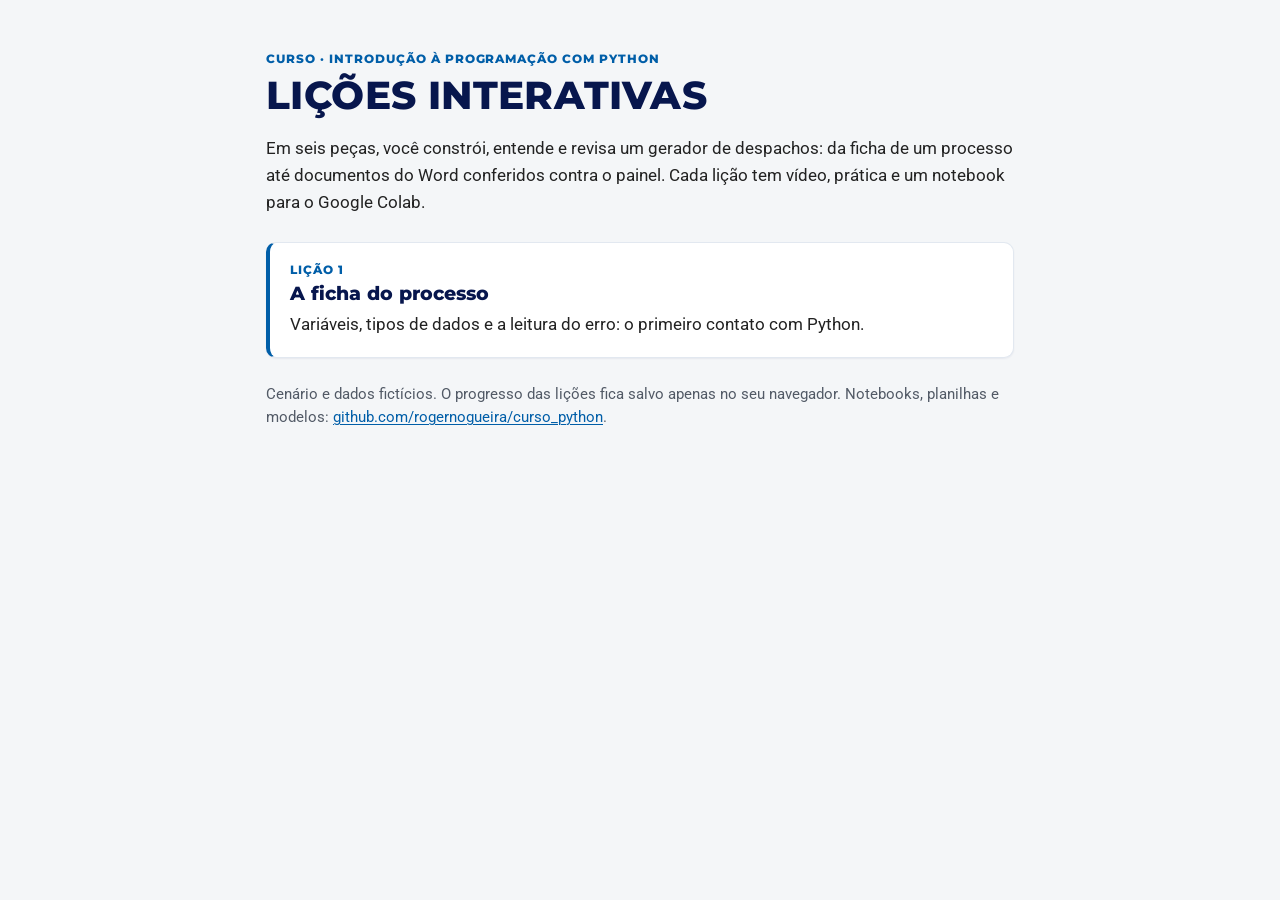
<file: index.html>
<!doctype html>
<html lang="pt-BR">
<head>
  <meta charset="utf-8">
  <meta name="viewport" content="width=device-width,initial-scale=1">
  <meta name="description" content="Lições interativas do curso Introdução à Programação com Python.">
  <title>Introdução à Programação com Python</title>
  <link rel="stylesheet" href="curso-python/assets/estilo-slides.css">
  <style>
    body{background:var(--cinza-claro);color:var(--grafite)}
    main{max-width:46rem;margin:0 auto;padding:3rem 1rem}
    .eyebrow{margin:0;font:800 .72rem var(--fonte-titulo);letter-spacing:.08em;text-transform:uppercase;color:var(--azul)}
    h1{margin:.4rem 0 1rem;font:800 clamp(1.7rem,4vw,2.3rem)/1.15 var(--fonte-titulo);color:var(--azul-marinho)}
    p{font-size:1rem;line-height:1.6}
    .cartao{display:grid;gap:.35rem;margin:1.5rem 0;padding:1.1rem 1.2rem;border:1px solid var(--borda);border-left:4px solid var(--azul);border-radius:10px;background:#fff;color:var(--grafite);text-decoration:none}
    .cartao:hover{border-color:var(--ciano);box-shadow:0 4px 14px rgba(7,22,77,.08)}
    .cartao:focus-visible{outline:3px solid #0B69C7;outline-offset:2px}
    .cartao strong{font:800 1.1rem var(--fonte-titulo);color:var(--azul-marinho)}
    .nota{font-size:.88rem;color:var(--cinza-medio)}
  </style>
</head>
<body>
  <main>
    <p class="eyebrow">Curso · Introdução à Programação com Python</p>
    <h1>Lições interativas</h1>
    <p>Em seis peças, você constrói, entende e revisa um gerador de despachos: da ficha de um processo até documentos do Word conferidos contra o painel. Cada lição tem vídeo, prática e um notebook para o Google Colab.</p>
    <a class="cartao" href="curso-python/lessons/0001-ficha-do-processo.html">
      <span class="eyebrow">Lição 1</span>
      <strong>A ficha do processo</strong>
      <span>Variáveis, tipos de dados e a leitura do erro: o primeiro contato com Python.</span>
    </a>
    <p class="nota">Cenário e dados fictícios. O progresso das lições fica salvo apenas no seu navegador. Notebooks, planilhas e modelos: <a href="https://github.com/rogernogueira/curso_python">github.com/rogernogueira/curso_python</a>.</p>
  </main>
</body>
</html>
</file>
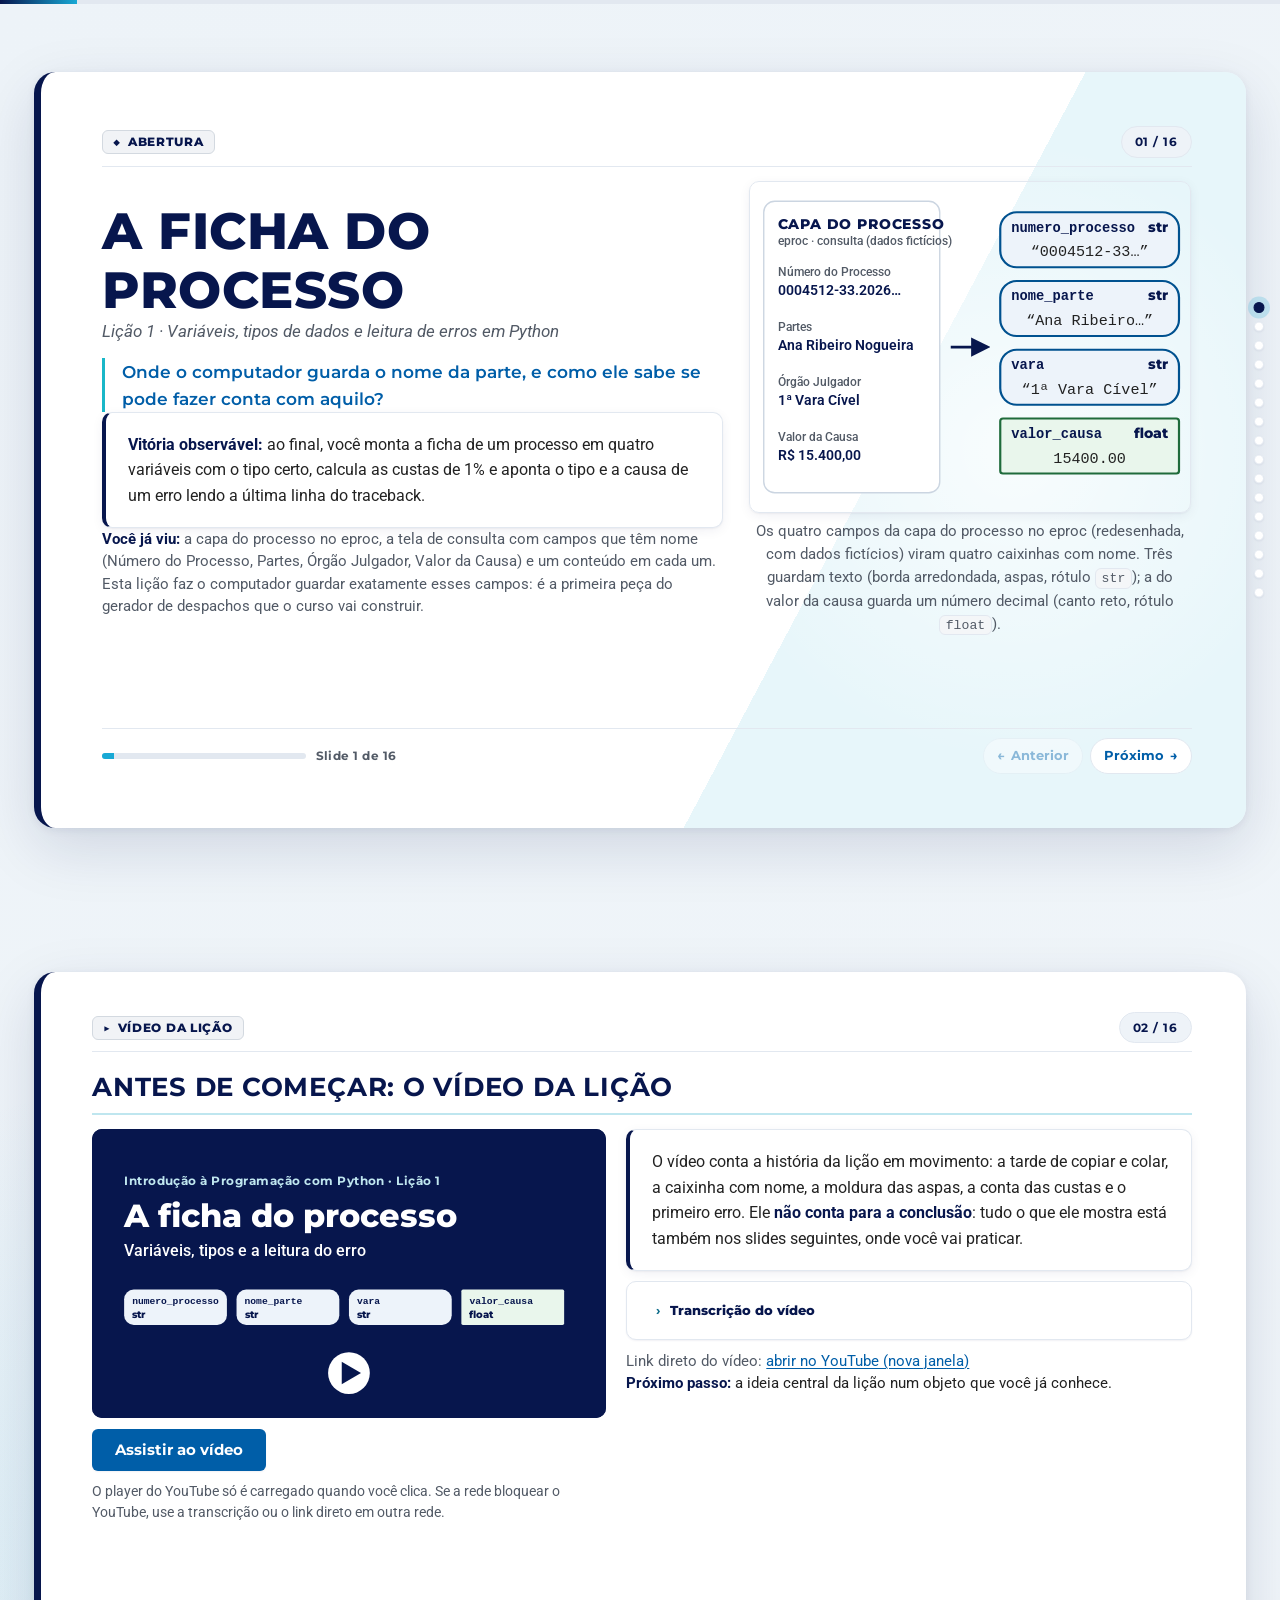
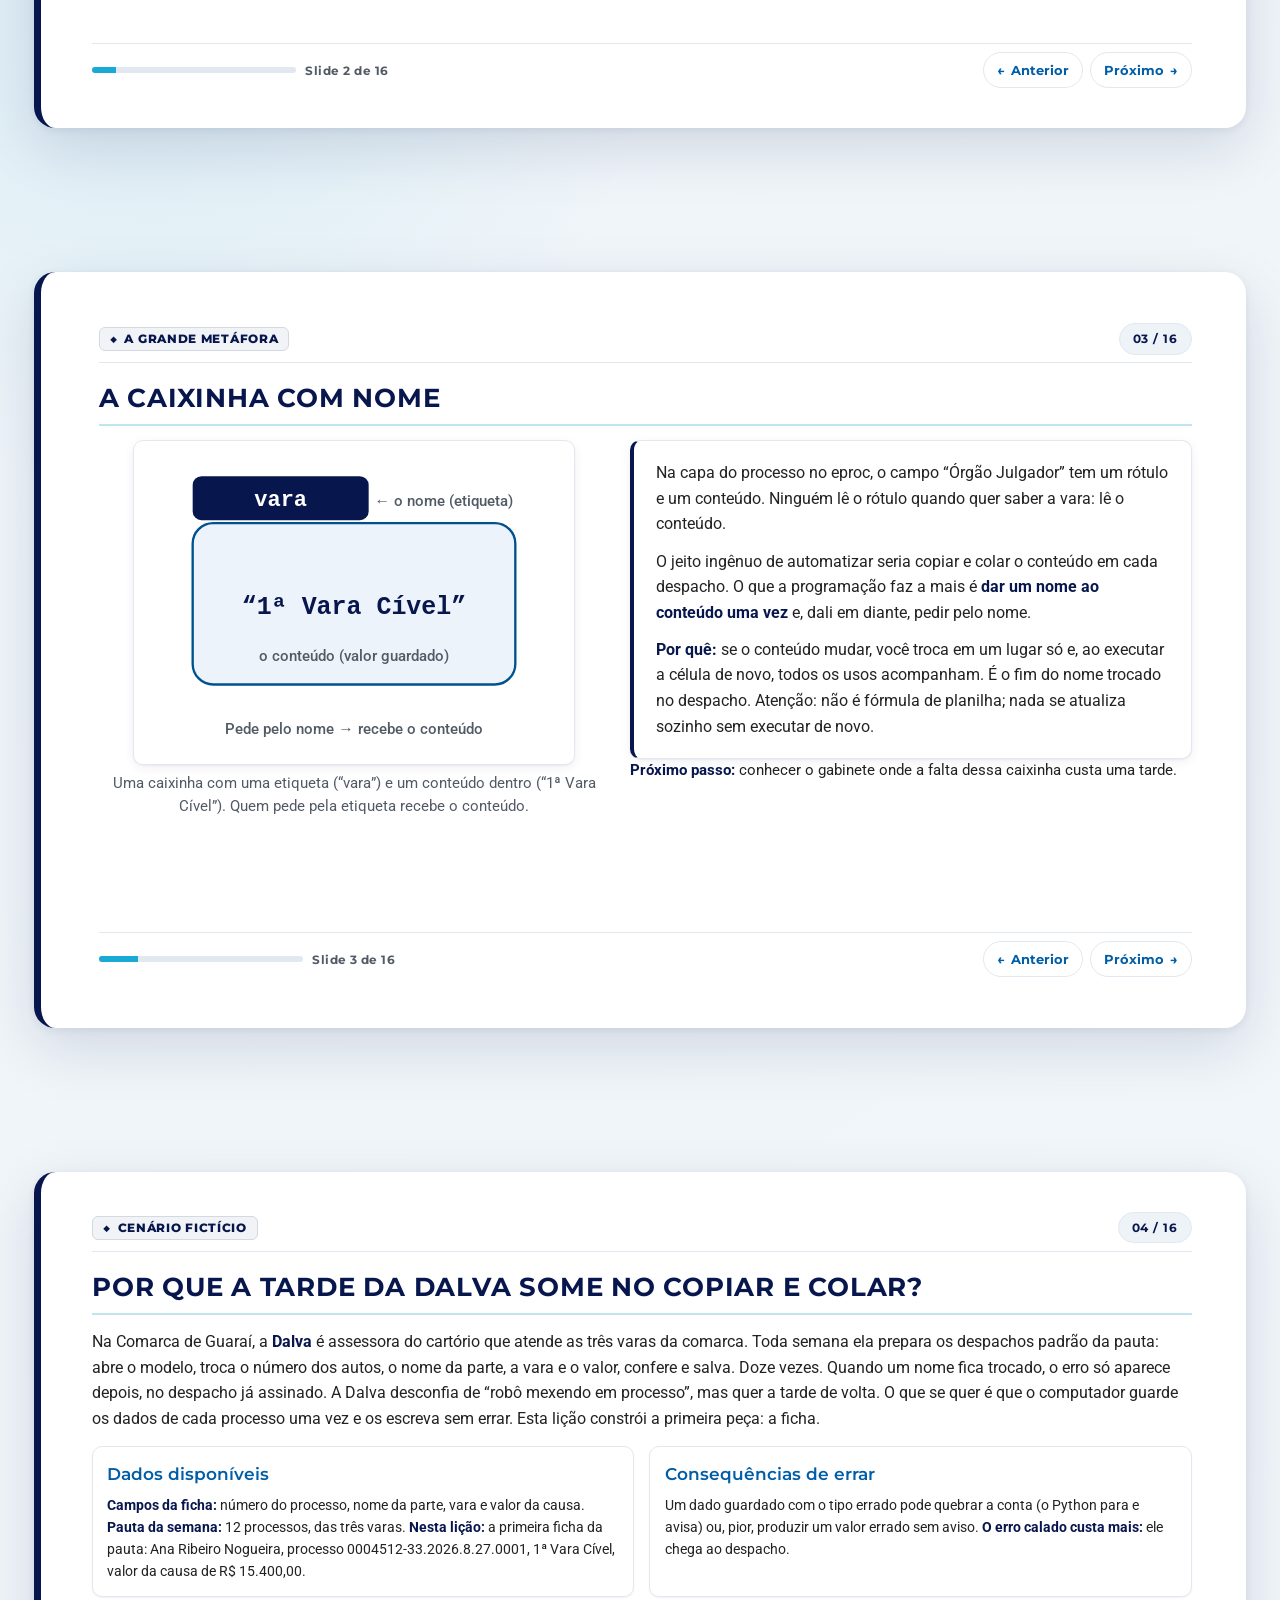
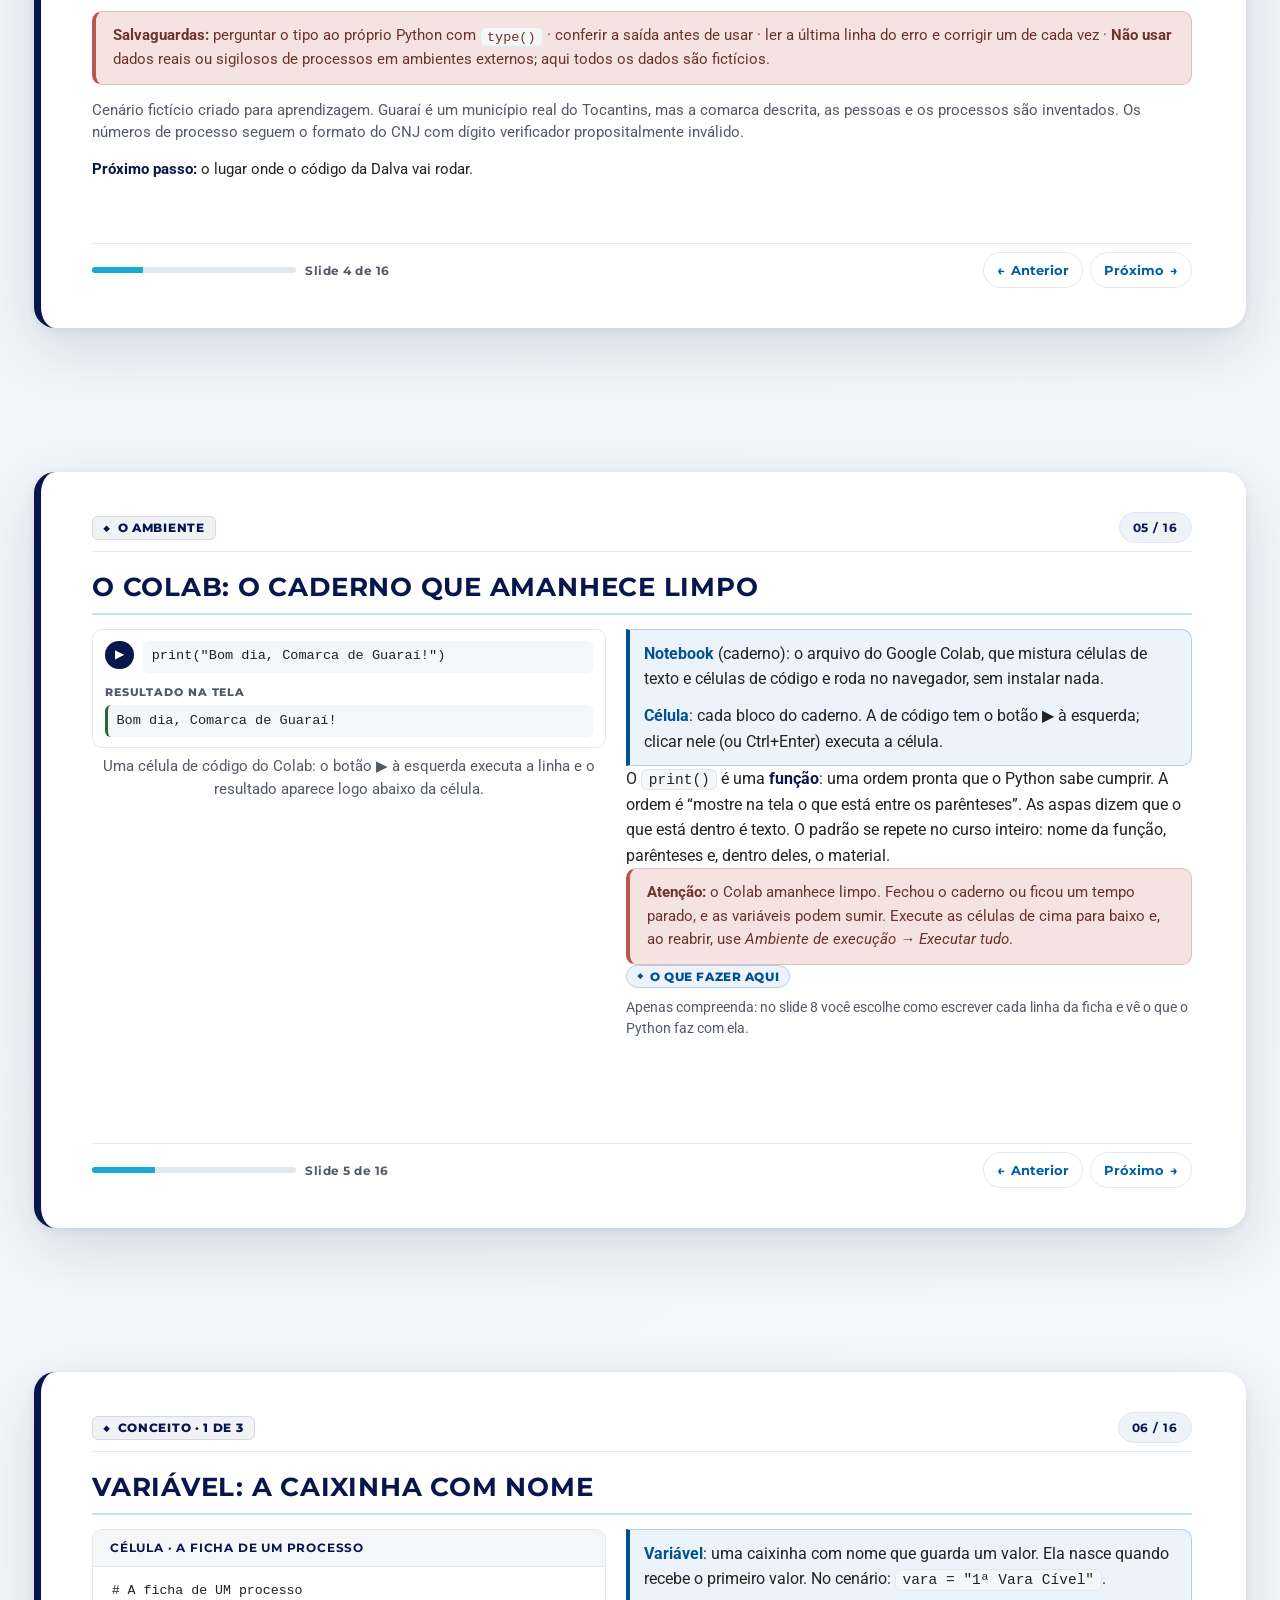
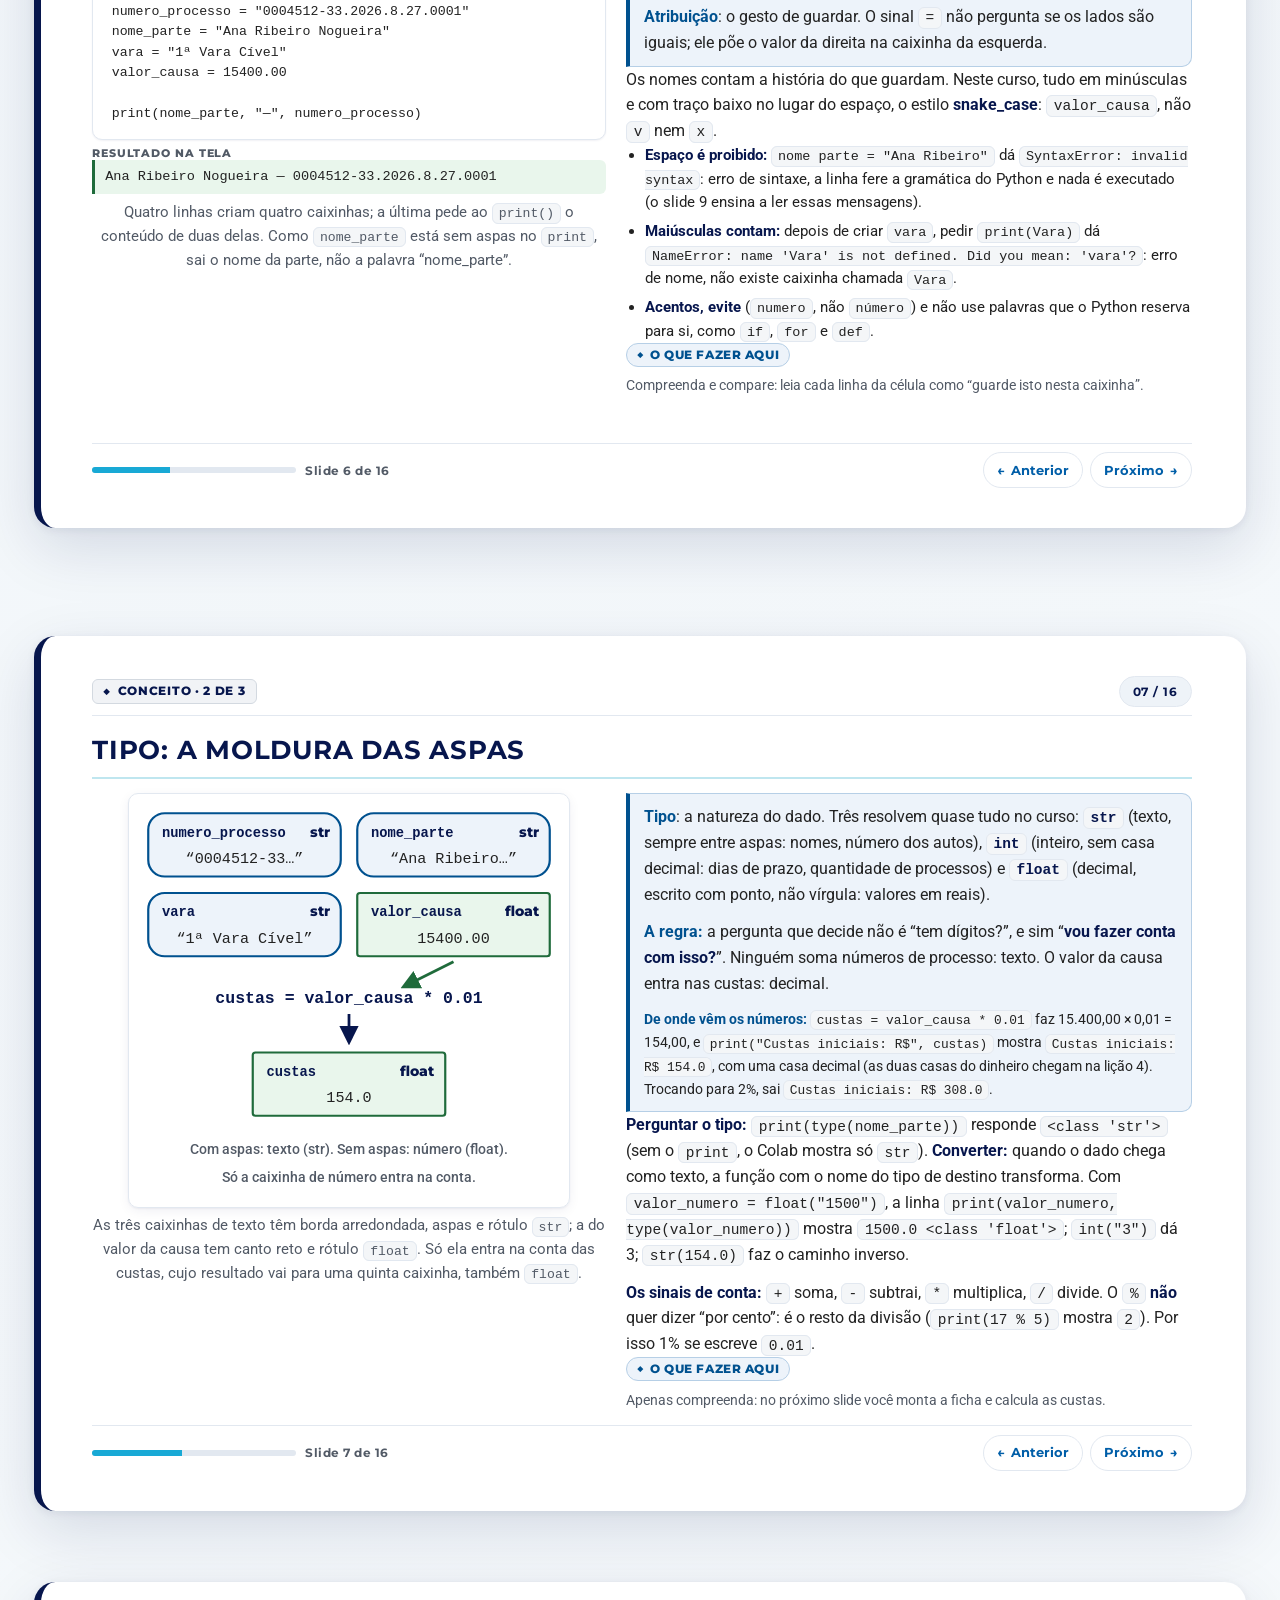
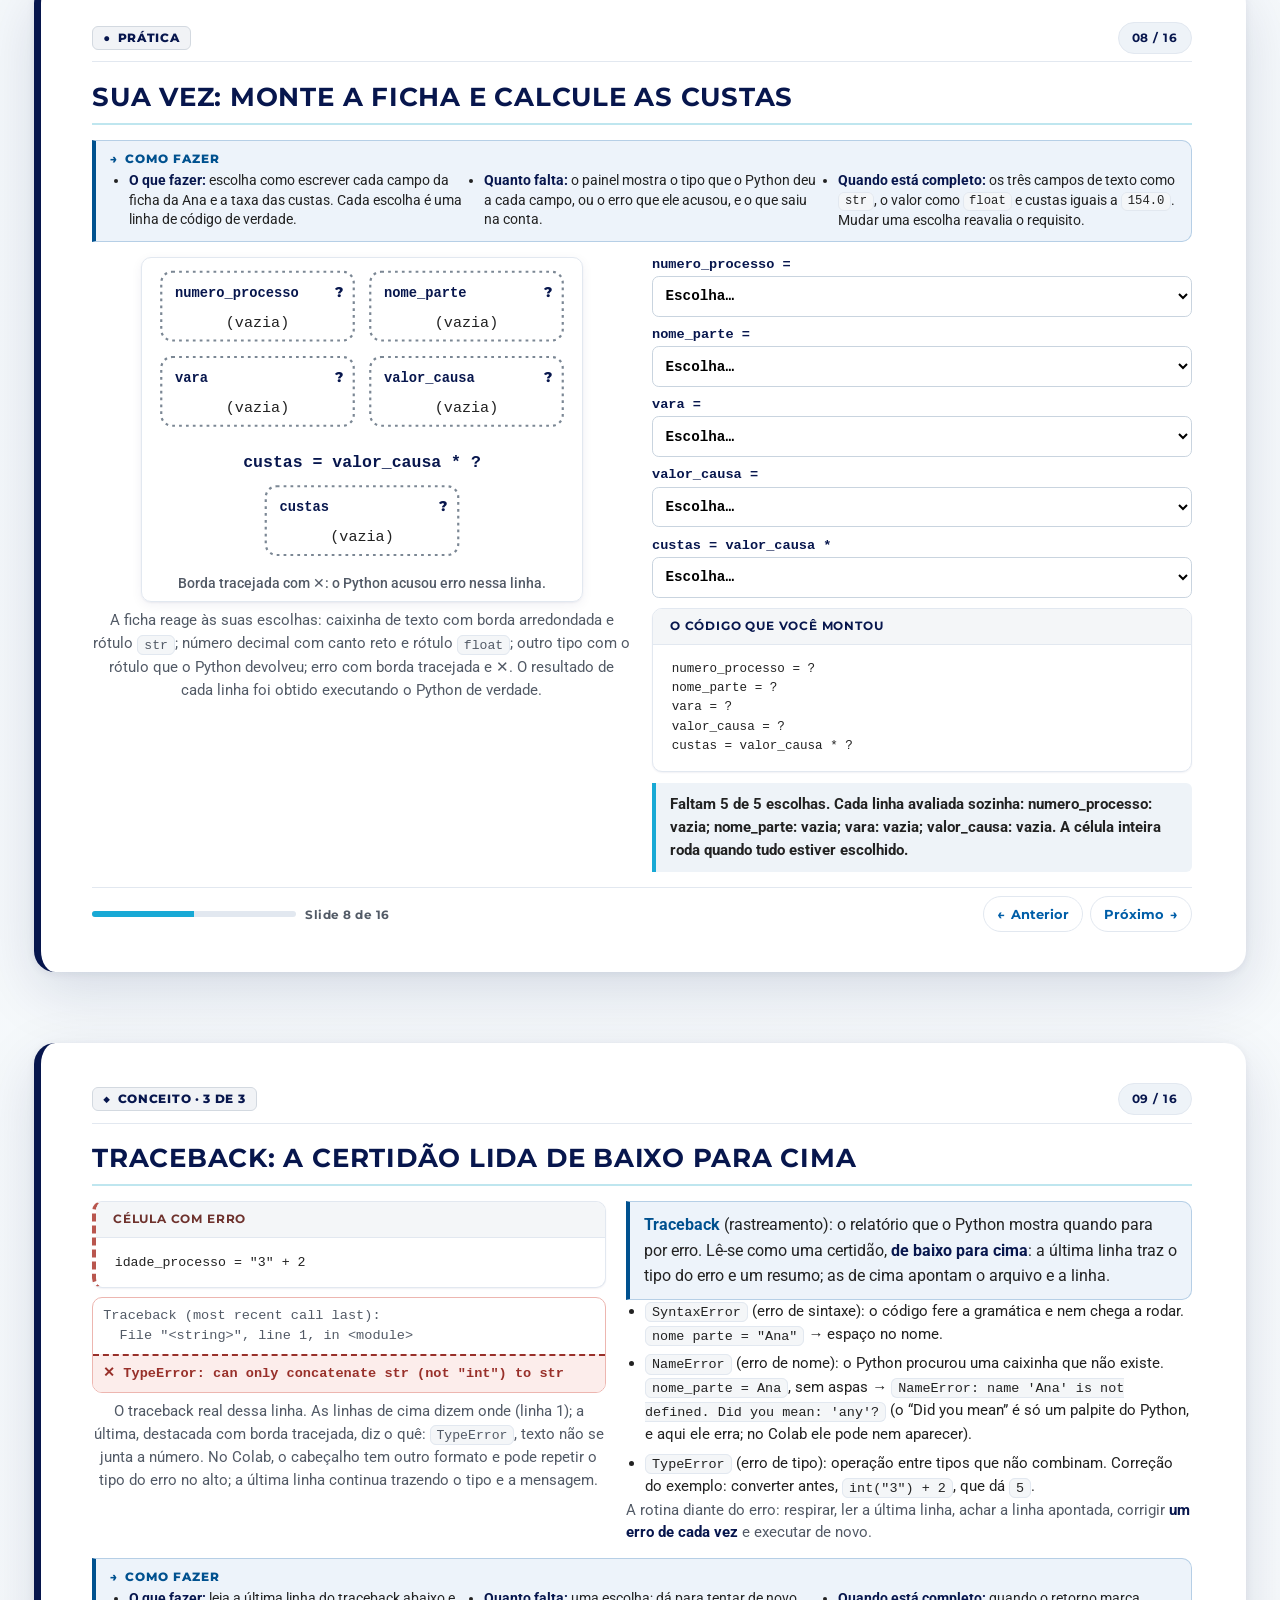
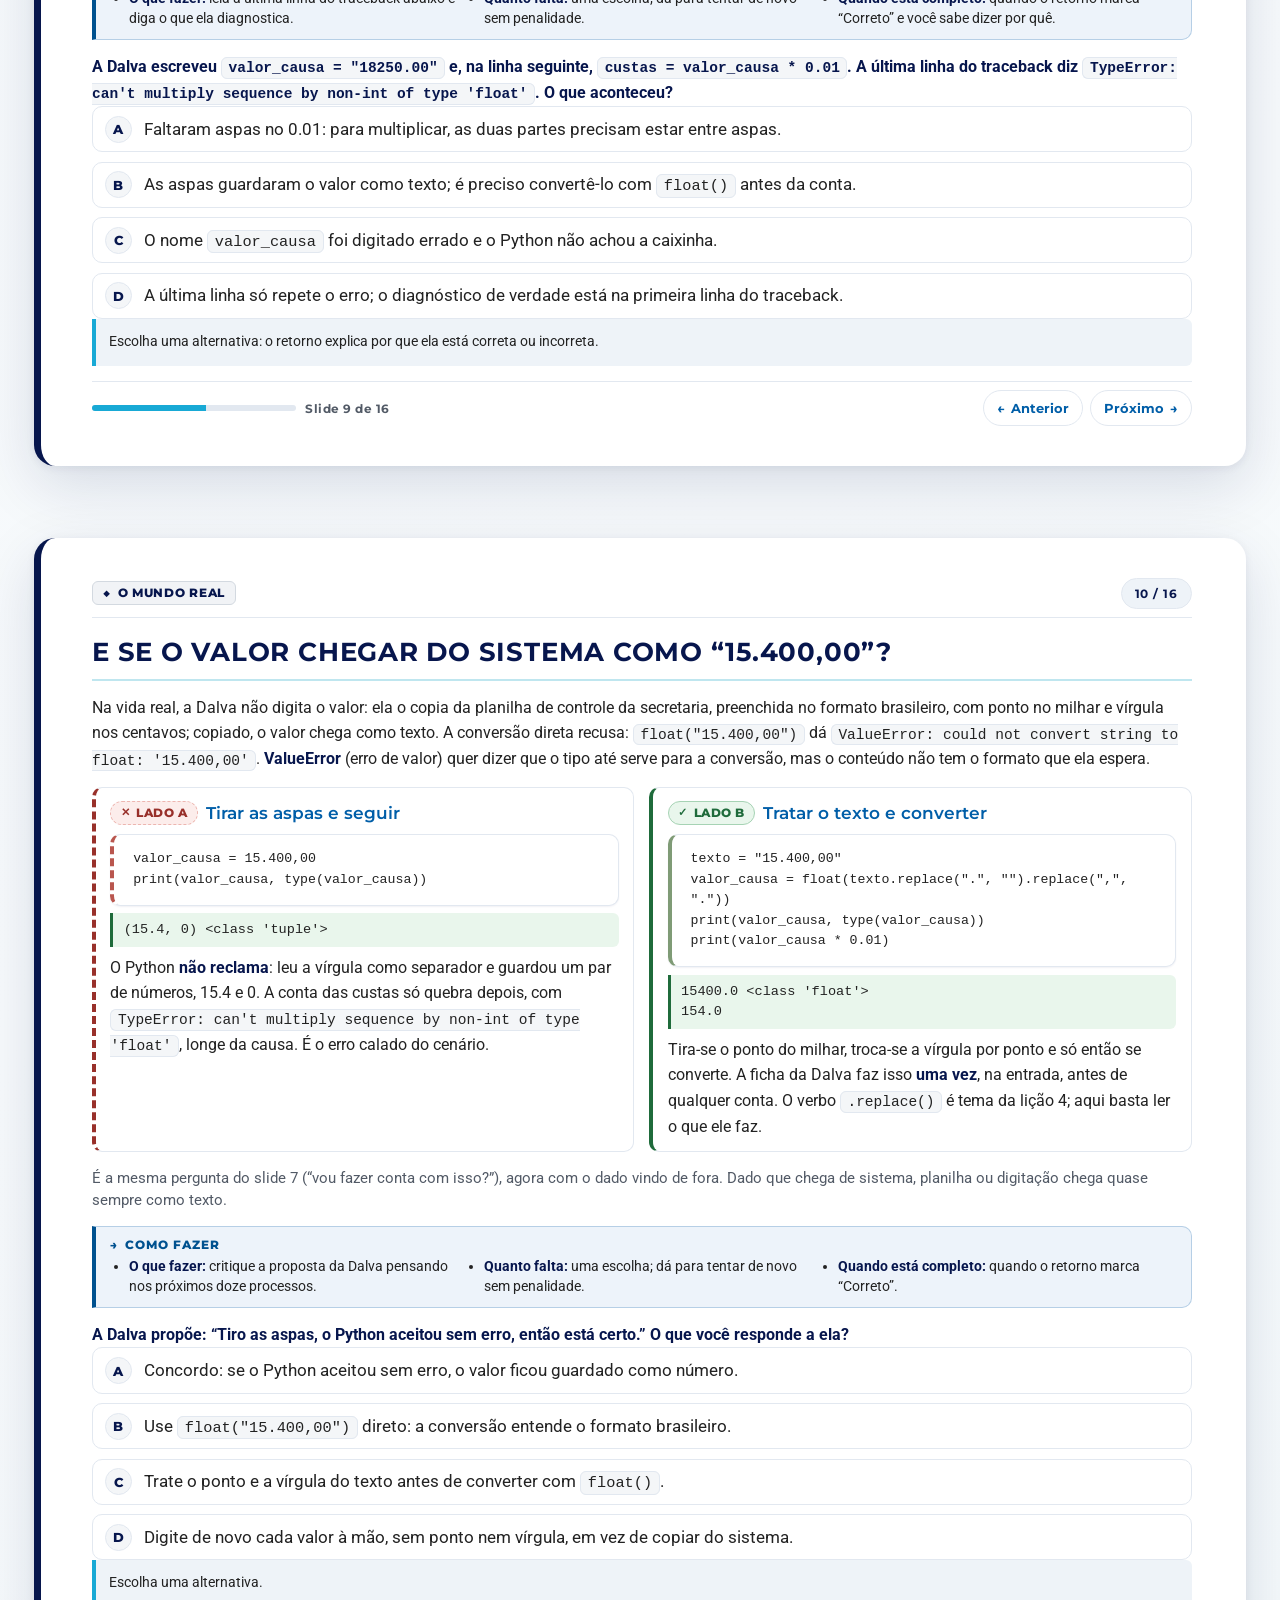
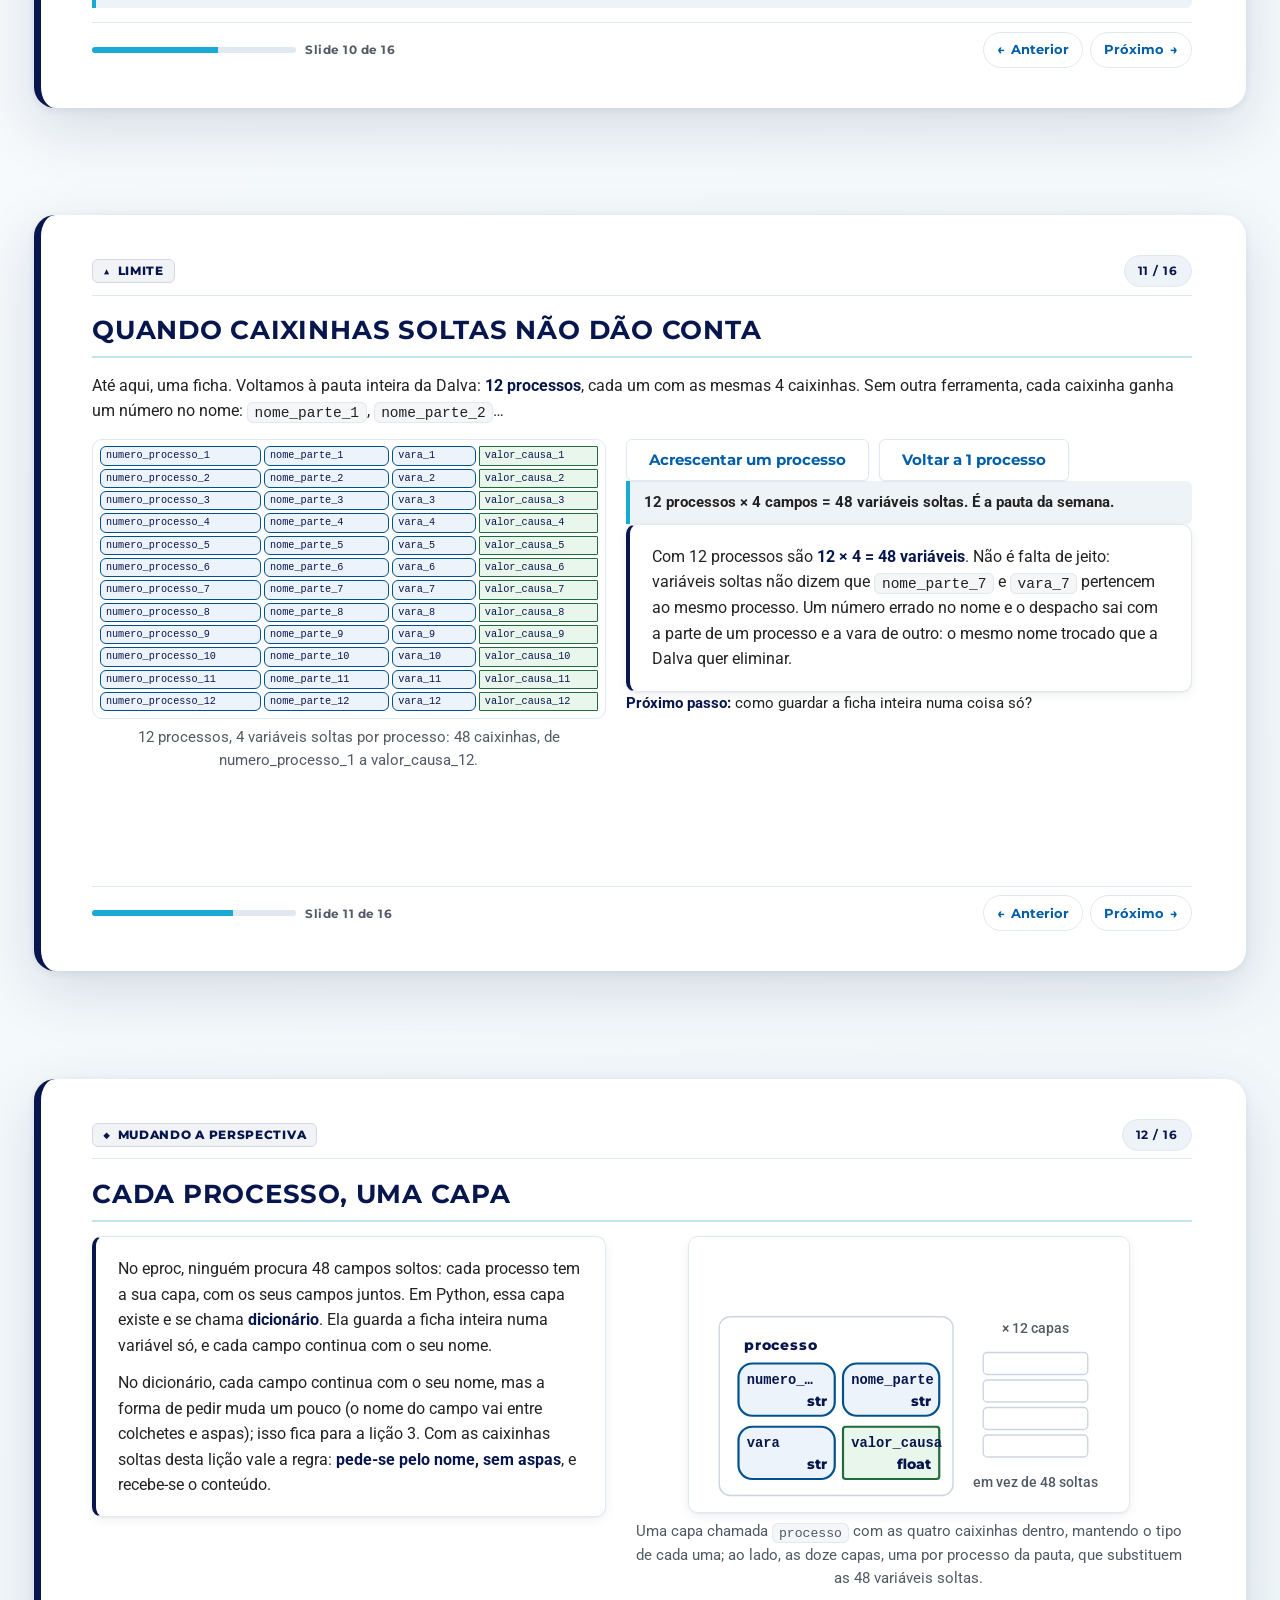
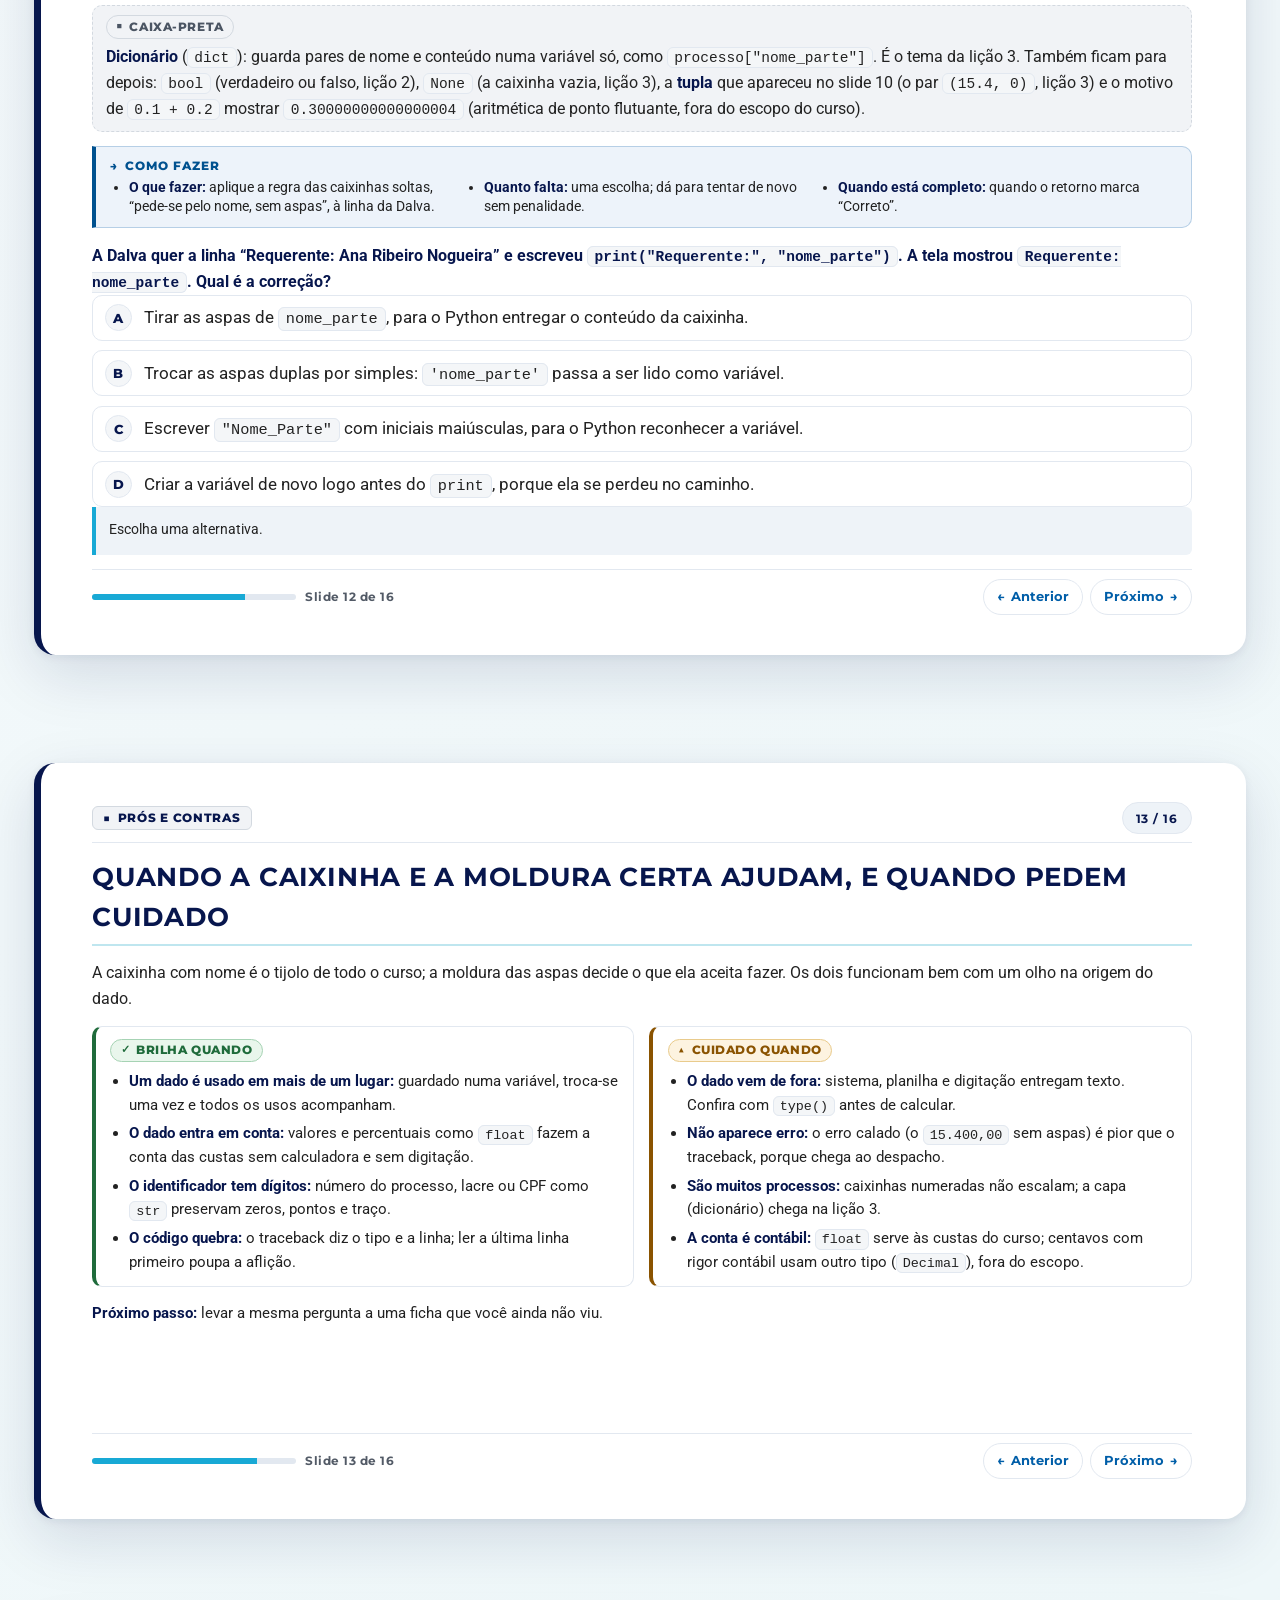
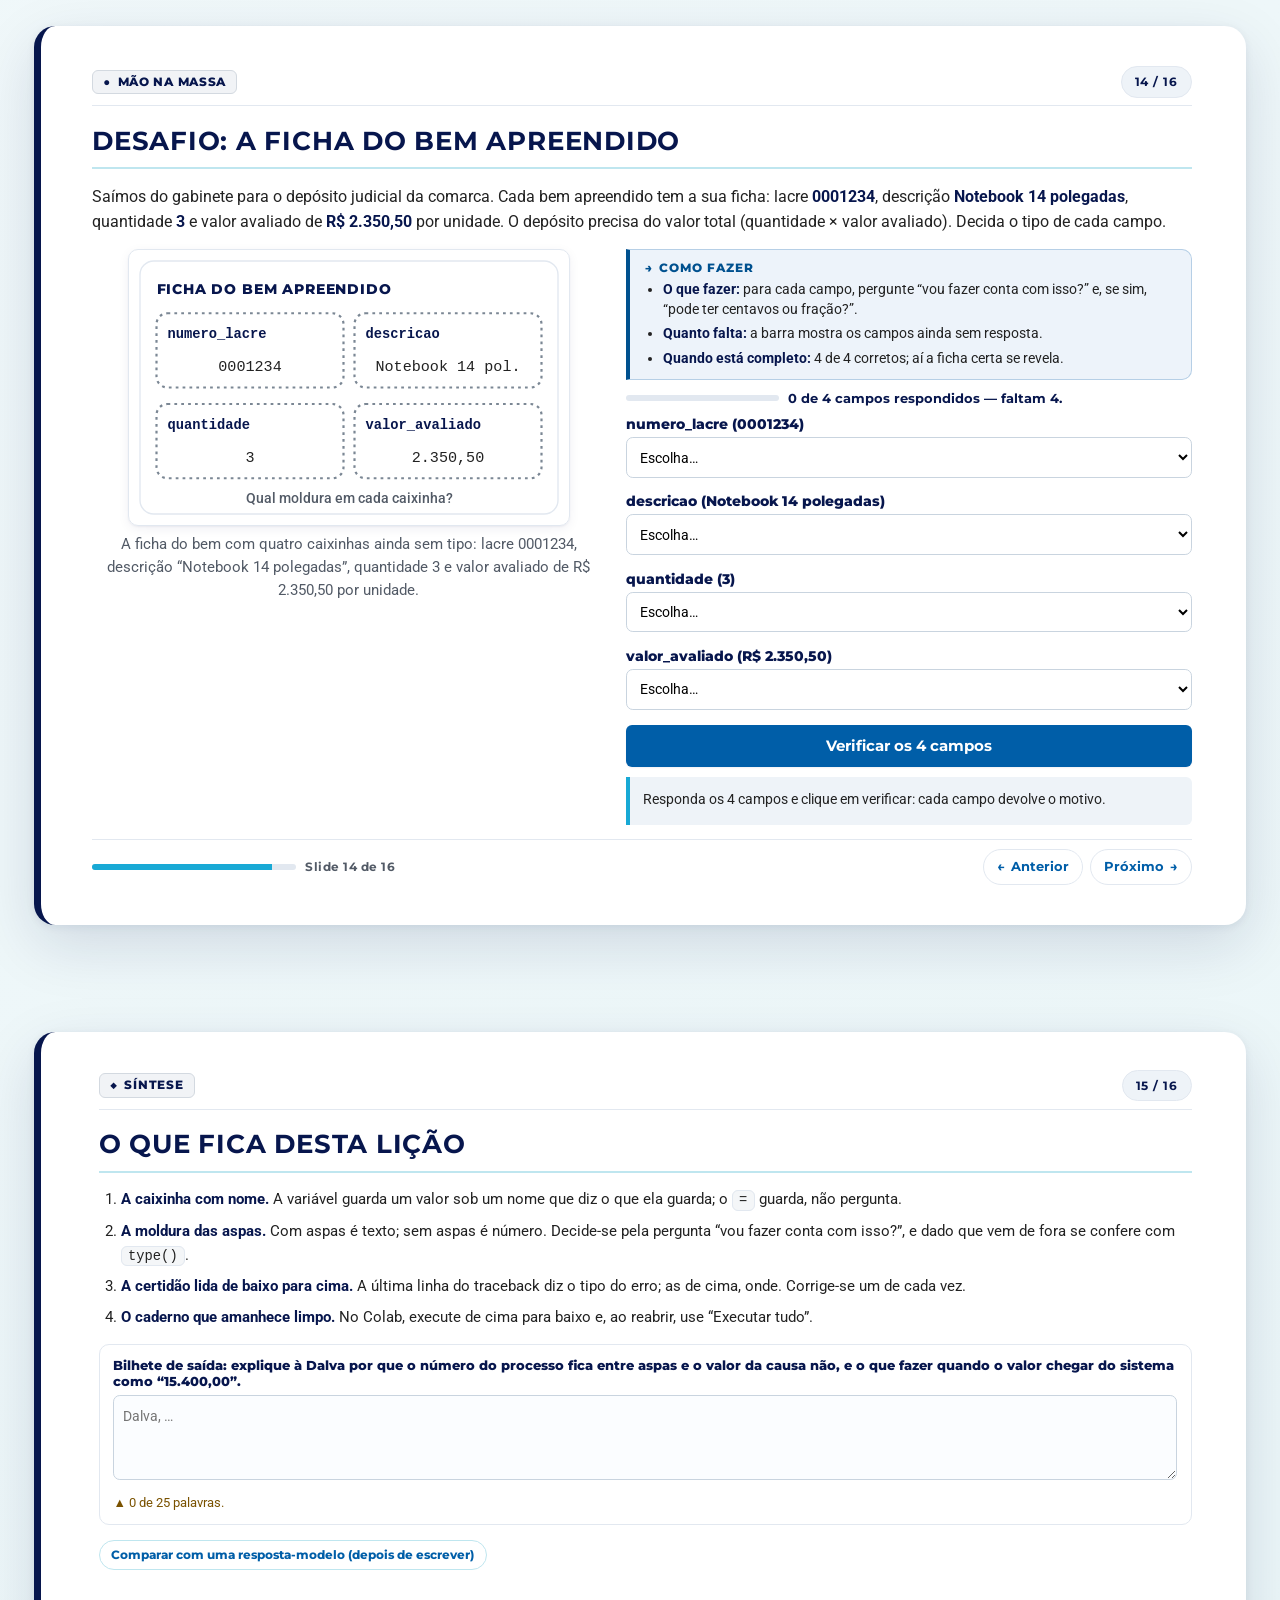
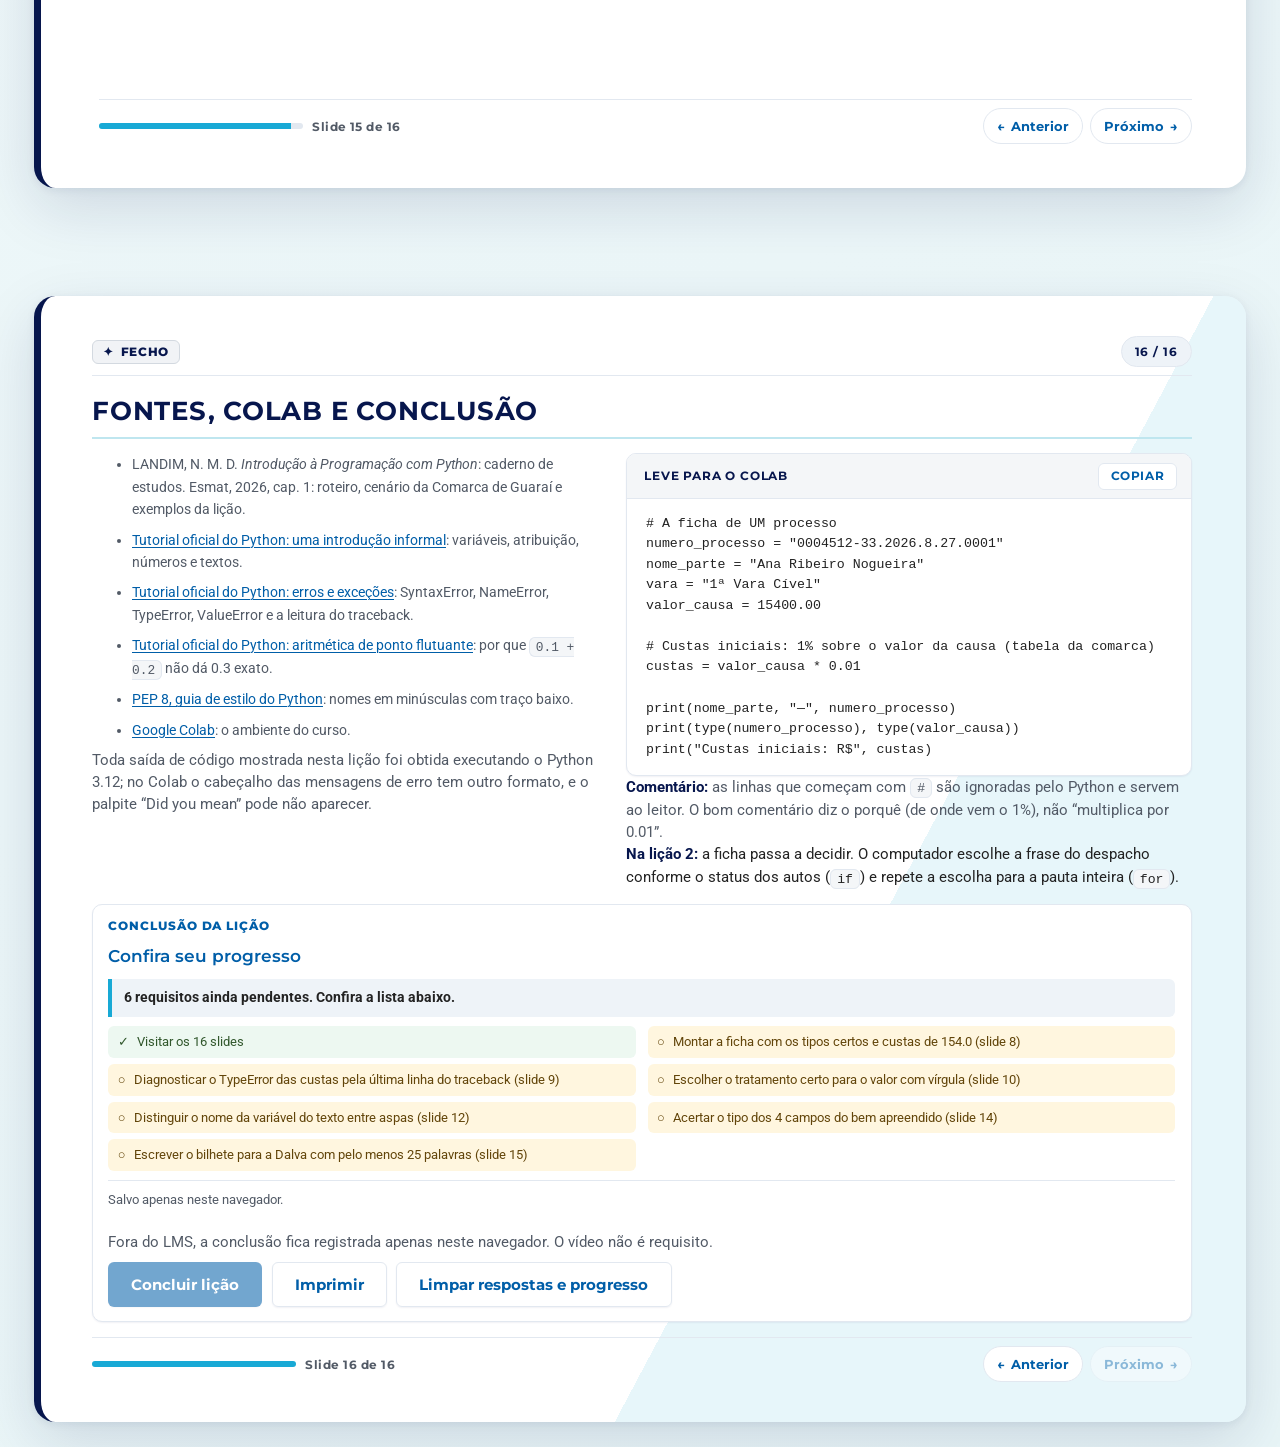
<file: curso-python/lessons/0001-ficha-do-processo.html>
<!doctype html>
<html lang="pt-BR">
<head>
  <meta charset="utf-8">
  <meta name="viewport" content="width=device-width,initial-scale=1">
  <title>Lição 1 · A ficha do processo</title>
  <link rel="stylesheet" href="../assets/estilo-slides.css">
  <link rel="stylesheet" href="../assets/componentes-interativos.css">
  <link rel="stylesheet" href="../assets/licao-01.css">
</head>
<body class="new-edition licao-rica" data-storage-key="python-esmat-licao-01" data-completion-mode="local" data-require-all-slides>
  <a class="skip-link" href="#s1">Ir ao conteúdo</a>
  <div class="barra-topo" role="progressbar" aria-label="Progresso da lição" aria-valuemin="1" aria-valuemax="16" aria-valuenow="1"><span data-progress-fill></span></div>
  <nav class="dot-nav" aria-label="Navegação entre slides"></nav>
  <div class="visually-hidden" data-announcer aria-live="polite"></div>
  <div class="salvo" data-saved-notice role="status">Resposta salva localmente</div>

  <main class="apresentacao">

    <!-- 1 · ABERTURA -->
    <section class="slide title-slide master-hero" data-slide="1" aria-labelledby="s1">
      <div class="slide-inner">
        <div class="slide-topo"><span class="etapa"><span class="etapa-icone" aria-hidden="true">◆</span>Abertura</span><span class="slide-counter">01 / 16</span></div>
        <div class="hero-figura">
          <div>
            <h1 id="s1" tabindex="-1">A ficha do processo</h1>
            <p class="subtitulo">Lição 1 · Variáveis, tipos de dados e leitura de erros em Python</p>
            <p class="pergunta-guia">Onde o computador guarda o nome da parte, e como ele sabe se pode fazer conta com aquilo?</p>
            <div class="caixa"><p><strong>Vitória observável:</strong> ao final, você monta a ficha de um processo em quatro variáveis com o tipo certo, calcula as custas de 1% e aponta o tipo e a causa de um erro lendo a última linha do traceback.</p></div>
            <p class="nota"><strong>Você já viu:</strong> a capa do processo no eproc, a tela de consulta com campos que têm nome (Número do Processo, Partes, Órgão Julgador, Valor da Causa) e um conteúdo em cada um. Esta lição faz o computador guardar exatamente esses campos: é a primeira peça do gerador de despachos que o curso vai construir.</p>
          </div>
          <figure class="figura-licao" aria-labelledby="cap-1" style="--razao-svg:1.333">
            <svg viewBox="0 0 320 240" role="img" aria-labelledby="cap-1">
              <rect x="10" y="14" width="128" height="212" rx="8" fill="#FFFFFF" stroke="#CBD5E1"/>
              <text x="20" y="34" class="l1-svg-titulo">CAPA DO PROCESSO</text>
              <text x="20" y="46" class="l1-svg-rotulo">eproc · consulta (dados fictícios)</text>
              <g class="l1-svg-campo"><text x="20" y="68" class="l1-svg-rotulo">Número do Processo</text><text x="20" y="82" class="l1-svg-dado">0004512-33.2026…</text></g>
              <g class="l1-svg-campo"><text x="20" y="108" class="l1-svg-rotulo">Partes</text><text x="20" y="122" class="l1-svg-dado">Ana Ribeiro Nogueira</text></g>
              <g class="l1-svg-campo"><text x="20" y="148" class="l1-svg-rotulo">Órgão Julgador</text><text x="20" y="162" class="l1-svg-dado">1ª Vara Cível</text></g>
              <g class="l1-svg-campo"><text x="20" y="188" class="l1-svg-rotulo">Valor da Causa</text><text x="20" y="202" class="l1-svg-dado">R$ 15.400,00</text></g>
              <path d="M146 120 h26" stroke="#07164D" stroke-width="2" marker-end="url(#seta1)"/>
              <defs><marker id="seta1" viewBox="0 0 10 10" refX="8" refY="5" markerWidth="7" markerHeight="7" orient="auto"><path d="M0 0 L10 5 L0 10 z" fill="#07164D"/></marker></defs>
              <g transform="translate(182 22)">
                <rect class="l1-cx l1-cx-str" width="130" height="40" rx="12"/><text class="l1-cx-nome" x="8" y="14">numero_processo</text><text class="l1-cx-tipo" x="122" y="14" text-anchor="end">str</text><text class="l1-cx-valor" x="65" y="32" text-anchor="middle">“0004512-33…”</text>
              </g>
              <g transform="translate(182 72)">
                <rect class="l1-cx l1-cx-str" width="130" height="40" rx="12"/><text class="l1-cx-nome" x="8" y="14">nome_parte</text><text class="l1-cx-tipo" x="122" y="14" text-anchor="end">str</text><text class="l1-cx-valor" x="65" y="32" text-anchor="middle">“Ana Ribeiro…”</text>
              </g>
              <g transform="translate(182 122)">
                <rect class="l1-cx l1-cx-str" width="130" height="40" rx="12"/><text class="l1-cx-nome" x="8" y="14">vara</text><text class="l1-cx-tipo" x="122" y="14" text-anchor="end">str</text><text class="l1-cx-valor" x="65" y="32" text-anchor="middle">“1ª Vara Cível”</text>
              </g>
              <g transform="translate(182 172)">
                <rect class="l1-cx l1-cx-float" width="130" height="40" rx="2"/><text class="l1-cx-nome" x="8" y="14">valor_causa</text><text class="l1-cx-tipo" x="122" y="14" text-anchor="end">float</text><text class="l1-cx-valor" x="65" y="32" text-anchor="middle">15400.00</text>
              </g>
            </svg>
            <figcaption id="cap-1">Os quatro campos da capa do processo no eproc (redesenhada, com dados fictícios) viram quatro caixinhas com nome. Três guardam texto (borda arredondada, aspas, rótulo <code>str</code>); a do valor da causa guarda um número decimal (canto reto, rótulo <code>float</code>).</figcaption>
          </figure>
        </div>
        <div class="slide-rodape"><p class="progresso-slide"><span class="progresso-trilho" role="img" aria-label="Progresso: slide 1 de 16"><span class="progresso-preenchido" style="width:6%"></span></span><span class="progresso-texto">Slide 1 de 16</span></p><div class="slide-nav"><button type="button" class="btn-nav" data-nav-prev disabled><span aria-hidden="true">←</span> Anterior</button><button type="button" class="btn-nav" data-nav-next>Próximo <span aria-hidden="true">→</span></button></div></div>
      </div>
    </section>

    <!-- 2 · VÍDEO DE INSTRUÇÃO (degrau "ver"; não conta para a conclusão) -->
    <section class="slide master-dense" data-slide="2" aria-labelledby="s2">
      <div class="slide-inner">
        <div class="slide-topo"><span class="etapa"><span class="etapa-icone" aria-hidden="true">▶</span>Vídeo da lição</span><span class="slide-counter">02 / 16</span></div>
        <h2 id="s2" tabindex="-1">Antes de começar: o vídeo da lição</h2>
        <div class="duas-colunas">
          <div class="l1-video" data-video-id="Yg9cZWtmTNs" data-video-titulo="Lição 1 · A ficha do processo">
            <div class="l1-video-quadro" data-video-quadro>
              <svg viewBox="0 0 640 360" role="img" aria-labelledby="l1-video-capa-tit">
                <title id="l1-video-capa-tit">Capa do vídeo: a ficha do processo virando quatro caixinhas</title>
                <rect width="640" height="360" fill="#07164D"/>
                <text x="40" y="70" class="l1-capa-eyebrow">Introdução à Programação com Python · Lição 1</text>
                <text x="40" y="122" class="l1-capa-titulo">A ficha do processo</text>
                <text x="40" y="158" class="l1-capa-sub">Variáveis, tipos e a leitura do erro</text>
                <g transform="translate(40 200)"><rect width="128" height="44" rx="12" fill="#EDF3FA"/><text x="10" y="18" class="l1-capa-cx">numero_processo</text><text x="10" y="35" class="l1-capa-cx-v">str</text></g>
                <g transform="translate(180 200)"><rect width="128" height="44" rx="12" fill="#EDF3FA"/><text x="10" y="18" class="l1-capa-cx">nome_parte</text><text x="10" y="35" class="l1-capa-cx-v">str</text></g>
                <g transform="translate(320 200)"><rect width="128" height="44" rx="12" fill="#EDF3FA"/><text x="10" y="18" class="l1-capa-cx">vara</text><text x="10" y="35" class="l1-capa-cx-v">str</text></g>
                <g transform="translate(460 200)"><rect width="128" height="44" rx="2" fill="#E9F6EC"/><text x="10" y="18" class="l1-capa-cx">valor_causa</text><text x="10" y="35" class="l1-capa-cx-v">float</text></g>
                <circle cx="320" cy="304" r="26" fill="#FFFFFF"/><path d="M311 290 L335 304 L311 318 z" fill="#07164D"/>
              </svg>
            </div>
            <div class="button-row"><button type="button" class="btn" data-video-play>Assistir ao vídeo</button></div>
            <p class="l1-video-estado" data-video-estado role="status" aria-live="polite">O player do YouTube só é carregado quando você clica. Se a rede bloquear o YouTube, use a transcrição ao lado ou o link direto.</p>
          </div>
          <div>
            <div class="caixa"><p>O vídeo conta a história da lição em movimento: a tarde de copiar e colar, a caixinha com nome, a moldura das aspas, a conta das custas e o primeiro erro. Ele <strong>não conta para a conclusão</strong>: tudo o que ele mostra está também nos slides seguintes, onde você vai praticar.</p></div>
            <details class="l1-transcricao">
              <summary>Transcrição do vídeo</summary>
              <ol>
                <li><strong>O problema.</strong> Na Comarca de Guaraí, a Dalva passa a tarde copiando e colando o mesmo despacho. Muda o número dos autos, muda o nome da parte, e confere tudo de novo. De vez em quando, um nome fica trocado. É essa tarde que este curso vai automatizar.</li>
                <li><strong>O destino.</strong> O destino é um programa que cabe em uma página. Ele lê a planilha da pauta e escolhe o texto de cada processo. Depois, salva doze despachos do Word em poucos segundos. Hoje construímos a primeira peça: a ficha do processo.</li>
                <li><strong>O Colab.</strong> O código vai rodar no Google Colab, direto no navegador. Cada bloco é uma célula. O botão de executar roda a célula, e o resultado aparece logo abaixo. Um aviso: o Colab amanhece limpo. Fechou o caderno ou ficou parado, e a memória pode se apagar. Por isso, execute as células de cima para baixo.</li>
                <li><strong>A caixinha.</strong> Pense na capa do processo no eproc: campos com nome, cada um com um conteúdo. Em Python, cada campo é uma variável: uma caixinha com nome que guarda um valor. O sinal de igual não pergunta nada. Ele guarda.</li>
                <li><strong>A ficha.</strong> A ficha de um processo são quatro caixinhas. Número do processo, nome da parte, vara e valor da causa. Os nomes dizem o que guardam: minúsculas, com traço baixo no lugar do espaço. Quando você usa o nome, o Python entrega o conteúdo.</li>
                <li><strong>As aspas.</strong> Repare: três valores estão entre aspas, e um não. As aspas são a moldura do texto. Sem aspas, é número. O número do processo tem dígitos, mas é texto. A pergunta que decide não é "tem dígitos?". É "vou fazer conta com isso?".</li>
                <li><strong>A conta.</strong> Com o valor da causa, vamos fazer conta. Custas de um por cento sobre o valor da causa. O resultado, 154, fica guardado em outra caixinha. Mude o percentual e execute de novo: o programa refaz o trabalho inteiro.</li>
                <li><strong>O erro.</strong> Agora, o que você fará sem querer pelo resto do curso: errar. Somar o texto três com o número dois não funciona. O Python para e mostra o traceback: o relatório do erro. Ele se lê como uma certidão: de baixo para cima. A última linha diz o tipo do erro. As de cima apontam a linha. É um diagnóstico, não uma bronca.</li>
                <li><strong>Sua vez.</strong> Na lição, você monta a ficha com as próprias mãos… …decide o tipo de cada campo, calcula as custas e lê os erros. Depois, leve tudo para o Colab e execute. A Dalva agradece.</li>
              </ol>
            </details>
            <p class="nota" data-video-link-linha>Link direto do vídeo: <a href="https://www.youtube.com/watch?v=Yg9cZWtmTNs" target="_blank" rel="noopener noreferrer">abrir no YouTube (nova janela)</a></p>
            <p class="ponte"><strong>Próximo passo:</strong> a ideia central da lição num objeto que você já conhece.</p>
          </div>
        </div>
        <div class="slide-rodape"><p class="progresso-slide"><span class="progresso-trilho" role="img" aria-label="Progresso: slide 2 de 16"><span class="progresso-preenchido" style="width:12%"></span></span><span class="progresso-texto">Slide 2 de 16</span></p><div class="slide-nav"><button type="button" class="btn-nav" data-nav-prev><span aria-hidden="true">←</span> Anterior</button><button type="button" class="btn-nav" data-nav-next>Próximo <span aria-hidden="true">→</span></button></div></div>
      </div>
    </section>

    <!-- 3 · METÁFORA -->
    <section class="slide master-split" data-slide="3" aria-labelledby="s3">
      <div class="slide-inner">
        <div class="slide-topo"><span class="etapa"><span class="etapa-icone" aria-hidden="true">◆</span>A grande metáfora</span><span class="slide-counter">03 / 16</span></div>
        <h2 id="s3" tabindex="-1">A caixinha com nome</h2>
        <div class="duas-colunas">
          <figure class="figura-licao" aria-labelledby="cap-3" style="--razao-svg:1.364">
            <svg viewBox="0 0 300 220" role="img" aria-labelledby="cap-3">
              <rect x="40" y="56" width="220" height="110" rx="14" class="l1-cx l1-cx-str"/>
              <rect x="40" y="24" width="120" height="30" rx="6" fill="#07164D"/>
              <text x="100" y="44" text-anchor="middle" class="l1-svg-etiqueta">vara</text>
              <text x="150" y="118" text-anchor="middle" class="l1-svg-conteudo">“1ª Vara Cível”</text>
              <text x="164" y="44" class="l1-svg-mini">← o nome (etiqueta)</text>
              <text x="150" y="150" text-anchor="middle" class="l1-svg-mini">o conteúdo (valor guardado)</text>
              <text x="150" y="200" text-anchor="middle" class="l1-svg-mini">Pede pelo nome  →  recebe o conteúdo</text>
            </svg>
            <figcaption id="cap-3">Uma caixinha com uma etiqueta (“vara”) e um conteúdo dentro (“1ª Vara Cível”). Quem pede pela etiqueta recebe o conteúdo.</figcaption>
          </figure>
          <div>
            <div class="caixa">
              <p>Na capa do processo no eproc, o campo “Órgão Julgador” tem um rótulo e um conteúdo. Ninguém lê o rótulo quando quer saber a vara: lê o conteúdo.</p>
              <p>O jeito ingênuo de automatizar seria copiar e colar o conteúdo em cada despacho. O que a programação faz a mais é <strong>dar um nome ao conteúdo uma vez</strong> e, dali em diante, pedir pelo nome.</p>
              <p><strong>Por quê:</strong> se o conteúdo mudar, você troca em um lugar só e, ao executar a célula de novo, todos os usos acompanham. É o fim do nome trocado no despacho. Atenção: não é fórmula de planilha; nada se atualiza sozinho sem executar de novo.</p>
            </div>
            <p class="ponte"><strong>Próximo passo:</strong> conhecer o gabinete onde a falta dessa caixinha custa uma tarde.</p>
          </div>
        </div>
        <div class="slide-rodape"><p class="progresso-slide"><span class="progresso-trilho" role="img" aria-label="Progresso: slide 3 de 16"><span class="progresso-preenchido" style="width:19%"></span></span><span class="progresso-texto">Slide 3 de 16</span></p><div class="slide-nav"><button type="button" class="btn-nav" data-nav-prev><span aria-hidden="true">←</span> Anterior</button><button type="button" class="btn-nav" data-nav-next>Próximo <span aria-hidden="true">→</span></button></div></div>
      </div>
    </section>

    <!-- 4 · CENÁRIO -->
    <section class="slide master-dense" data-slide="4" data-scenario aria-labelledby="s4">
      <div class="slide-inner">
        <div class="slide-topo"><span class="etapa"><span class="etapa-icone" aria-hidden="true">◆</span>Cenário fictício</span><span class="slide-counter">04 / 16</span></div>
        <h2 id="s4" tabindex="-1">Por que a tarde da Dalva some no copiar e colar?</h2>
        <p>Na Comarca de Guaraí, a <strong>Dalva</strong> é assessora do cartório que atende as três varas da comarca. Toda semana ela prepara os despachos padrão da pauta: abre o modelo, troca o número dos autos, o nome da parte, a vara e o valor, confere e salva. Doze vezes. Quando um nome fica trocado, o erro só aparece depois, no despacho já assinado. A Dalva desconfia de “robô mexendo em processo”, mas quer a tarde de volta. O que se quer é que o computador guarde os dados de cada processo uma vez e os escreva sem errar. Esta lição constrói a primeira peça: a ficha.</p>
        <div class="card-grid cols-2">
          <article class="practice-card"><h3>Dados disponíveis</h3><p><strong>Campos da ficha:</strong> número do processo, nome da parte, vara e valor da causa. <strong>Pauta da semana:</strong> 12 processos, das três varas. <strong>Nesta lição:</strong> a primeira ficha da pauta: Ana Ribeiro Nogueira, processo 0004512-33.2026.8.27.0001, 1ª Vara Cível, valor da causa de R$ 15.400,00.</p></article>
          <article class="practice-card"><h3>Consequências de errar</h3><p>Um dado guardado com o tipo errado pode quebrar a conta (o Python para e avisa) ou, pior, produzir um valor errado sem aviso. <strong>O erro calado custa mais:</strong> ele chega ao despacho.</p></article>
        </div>
        <div class="aviso"><strong>Salvaguardas:</strong> perguntar o tipo ao próprio Python com <code>type()</code> · conferir a saída antes de usar · ler a última linha do erro e corrigir um de cada vez · <strong>Não usar</strong> dados reais ou sigilosos de processos em ambientes externos; aqui todos os dados são fictícios.</div>
        <p class="nota">Cenário fictício criado para aprendizagem. Guaraí é um município real do Tocantins, mas a comarca descrita, as pessoas e os processos são inventados. Os números de processo seguem o formato do CNJ com dígito verificador propositalmente inválido.</p>
        <p class="ponte"><strong>Próximo passo:</strong> o lugar onde o código da Dalva vai rodar.</p>
        <div class="slide-rodape"><p class="progresso-slide"><span class="progresso-trilho" role="img" aria-label="Progresso: slide 4 de 16"><span class="progresso-preenchido" style="width:25%"></span></span><span class="progresso-texto">Slide 4 de 16</span></p><div class="slide-nav"><button type="button" class="btn-nav" data-nav-prev><span aria-hidden="true">←</span> Anterior</button><button type="button" class="btn-nav" data-nav-next>Próximo <span aria-hidden="true">→</span></button></div></div>
      </div>
    </section>

    <!-- 5 · AMBIENTE -->
    <section class="slide master-dense" data-slide="5" aria-labelledby="s5">
      <div class="slide-inner">
        <div class="slide-topo"><span class="etapa"><span class="etapa-icone" aria-hidden="true">◆</span>O ambiente</span><span class="slide-counter">05 / 16</span></div>
        <h2 id="s5" tabindex="-1">O Colab: o caderno que amanhece limpo</h2>
        <div class="duas-colunas">
          <figure class="figura-licao" aria-labelledby="cap-5">
            <div class="l1-celula">
              <div class="l1-celula-linha"><span class="l1-celula-play" aria-hidden="true">▶</span><pre data-codigo="ola">print("Bom dia, Comarca de Guaraí!")</pre></div>
              <p class="l1-saida-rotulo">Resultado na tela</p>
              <pre class="l1-saida" data-saida="ola">Bom dia, Comarca de Guaraí!</pre>
            </div>
            <figcaption id="cap-5">Uma célula de código do Colab: o botão ▶ à esquerda executa a linha e o resultado aparece logo abaixo da célula.</figcaption>
          </figure>
          <div>
            <div class="termo-def">
              <p><strong>Notebook</strong> (caderno): o arquivo do Google Colab, que mistura células de texto e células de código e roda no navegador, sem instalar nada.</p>
              <p><strong>Célula</strong>: cada bloco do caderno. A de código tem o botão ▶ à esquerda; clicar nele (ou Ctrl+Enter) executa a célula.</p>
            </div>
            <p>O <code>print()</code> é uma <strong>função</strong>: uma ordem pronta que o Python sabe cumprir. A ordem é “mostre na tela o que está entre os parênteses”. As aspas dizem que o que está dentro é texto. O padrão se repete no curso inteiro: nome da função, parênteses e, dentro deles, o material.</p>
            <div class="aviso"><strong>Atenção:</strong> o Colab amanhece limpo. Fechou o caderno ou ficou um tempo parado, e as variáveis podem sumir. Execute as células de cima para baixo e, ao reabrir, use <em>Ambiente de execução → Executar tudo</em>.</div>
            <p class="lt-nota"><span class="marcador m-conceito"><span class="ic" aria-hidden="true">◆</span>O que fazer aqui</span> Apenas compreenda: no slide 8 você escolhe como escrever cada linha da ficha e vê o que o Python faz com ela.</p>
          </div>
        </div>
        <div class="slide-rodape"><p class="progresso-slide"><span class="progresso-trilho" role="img" aria-label="Progresso: slide 5 de 16"><span class="progresso-preenchido" style="width:31%"></span></span><span class="progresso-texto">Slide 5 de 16</span></p><div class="slide-nav"><button type="button" class="btn-nav" data-nav-prev><span aria-hidden="true">←</span> Anterior</button><button type="button" class="btn-nav" data-nav-next>Próximo <span aria-hidden="true">→</span></button></div></div>
      </div>
    </section>

    <!-- 6 · CONCEITO 1 DE 3: VARIÁVEL -->
    <section class="slide master-dense" data-slide="6" data-vocabulary aria-labelledby="s6">
      <div class="slide-inner">
        <div class="slide-topo"><span class="etapa"><span class="etapa-icone" aria-hidden="true">◆</span>Conceito · 1 de 3</span><span class="slide-counter">06 / 16</span></div>
        <h2 id="s6" tabindex="-1">Variável: a caixinha com nome</h2>
        <div class="duas-colunas">
          <figure class="figura-licao" aria-labelledby="cap-6">
            <div class="bloco-codigo"><div class="codigo-topo"><span class="badge">Célula · a ficha de um processo</span></div>
<pre data-codigo="ficha"># A ficha de UM processo
numero_processo = "0004512-33.2026.8.27.0001"
nome_parte = "Ana Ribeiro Nogueira"
vara = "1ª Vara Cível"
valor_causa = 15400.00

print(nome_parte, "—", numero_processo)</pre></div>
            <p class="l1-saida-rotulo">Resultado na tela</p>
            <pre class="l1-saida" data-saida="ficha">Ana Ribeiro Nogueira — 0004512-33.2026.8.27.0001</pre>
            <figcaption id="cap-6">Quatro linhas criam quatro caixinhas; a última pede ao <code>print()</code> o conteúdo de duas delas. Como <code>nome_parte</code> está sem aspas no <code>print</code>, sai o nome da parte, não a palavra “nome_parte”.</figcaption>
          </figure>
          <div>
            <div class="termo-def">
              <p><strong>Variável</strong>: uma caixinha com nome que guarda um valor. Ela nasce quando recebe o primeiro valor. No cenário: <code>vara = "1ª Vara Cível"</code>.</p>
              <p><strong>Atribuição</strong>: o gesto de guardar. O sinal <code>=</code> não pergunta se os lados são iguais; ele põe o valor da direita na caixinha da esquerda.</p>
            </div>
            <p>Os nomes contam a história do que guardam. Neste curso, tudo em minúsculas e com traço baixo no lugar do espaço, o estilo <strong>snake_case</strong>: <code>valor_causa</code>, não <code>v</code> nem <code>x</code>.</p>
            <ul class="key-list">
              <li><strong>Espaço é proibido:</strong> <code>nome parte = "Ana Ribeiro"</code> dá <code data-erro="erro_espaco">SyntaxError: invalid syntax</code>: erro de sintaxe, a linha fere a gramática do Python e nada é executado (o slide 9 ensina a ler essas mensagens).</li>
              <li><strong>Maiúsculas contam:</strong> depois de criar <code>vara</code>, pedir <code>print(Vara)</code> dá <code data-erro="maiusculas">NameError: name 'Vara' is not defined. Did you mean: 'vara'?</code>: erro de nome, não existe caixinha chamada <code>Vara</code>.</li>
              <li><strong>Acentos, evite</strong> (<code>numero</code>, não <code>número</code>) e não use palavras que o Python reserva para si, como <code>if</code>, <code>for</code> e <code>def</code>.</li>
            </ul>
            <p class="lt-nota"><span class="marcador m-conceito"><span class="ic" aria-hidden="true">◆</span>O que fazer aqui</span> Compreenda e compare: leia cada linha da célula como “guarde isto nesta caixinha”.</p>
          </div>
        </div>
        <div class="slide-rodape"><p class="progresso-slide"><span class="progresso-trilho" role="img" aria-label="Progresso: slide 6 de 16"><span class="progresso-preenchido" style="width:38%"></span></span><span class="progresso-texto">Slide 6 de 16</span></p><div class="slide-nav"><button type="button" class="btn-nav" data-nav-prev><span aria-hidden="true">←</span> Anterior</button><button type="button" class="btn-nav" data-nav-next>Próximo <span aria-hidden="true">→</span></button></div></div>
      </div>
    </section>

    <!-- 7 · CONCEITO 2 DE 3 + EXEMPLO RESOLVIDO: TIPO -->
    <section class="slide master-dense" data-slide="7" aria-labelledby="s7">
      <div class="slide-inner">
        <div class="slide-topo"><span class="etapa"><span class="etapa-icone" aria-hidden="true">◆</span>Conceito · 2 de 3</span><span class="slide-counter">07 / 16</span></div>
        <h2 id="s7" tabindex="-1">Tipo: a moldura das aspas</h2>
        <div class="duas-colunas">
          <figure class="figura-licao" aria-labelledby="cap-7" style="--razao-svg:1.07">
            <svg viewBox="0 0 320 300" role="img" aria-labelledby="cap-7">
              <g transform="translate(14 14)"><rect class="l1-cx l1-cx-str" width="140" height="46" rx="12"/><text class="l1-cx-nome" x="10" y="17">numero_processo</text><text class="l1-cx-tipo" x="132" y="17" text-anchor="end">str</text><text class="l1-cx-valor" x="70" y="36" text-anchor="middle">“0004512-33…”</text></g>
              <g transform="translate(166 14)"><rect class="l1-cx l1-cx-str" width="140" height="46" rx="12"/><text class="l1-cx-nome" x="10" y="17">nome_parte</text><text class="l1-cx-tipo" x="132" y="17" text-anchor="end">str</text><text class="l1-cx-valor" x="70" y="36" text-anchor="middle">“Ana Ribeiro…”</text></g>
              <g transform="translate(14 72)"><rect class="l1-cx l1-cx-str" width="140" height="46" rx="12"/><text class="l1-cx-nome" x="10" y="17">vara</text><text class="l1-cx-tipo" x="132" y="17" text-anchor="end">str</text><text class="l1-cx-valor" x="70" y="36" text-anchor="middle">“1ª Vara Cível”</text></g>
              <g transform="translate(166 72)"><rect class="l1-cx l1-cx-float" width="140" height="46" rx="2"/><text class="l1-cx-nome" x="10" y="17">valor_causa</text><text class="l1-cx-tipo" x="132" y="17" text-anchor="end">float</text><text class="l1-cx-valor" x="70" y="36" text-anchor="middle">15400.00</text></g>
              <text x="160" y="152" text-anchor="middle" class="l1-svg-conta">custas = valor_causa * 0.01</text>
              <path d="M236 122 L200 140" stroke="#1F6B3B" stroke-width="2" fill="none" marker-end="url(#seta7)"/>
              <defs><marker id="seta7" viewBox="0 0 10 10" refX="8" refY="5" markerWidth="7" markerHeight="7" orient="auto"><path d="M0 0 L10 5 L0 10 z" fill="#1F6B3B"/></marker></defs>
              <path d="M160 160 V180" stroke="#07164D" stroke-width="2" marker-end="url(#seta1b)"/>
              <defs><marker id="seta1b" viewBox="0 0 10 10" refX="8" refY="5" markerWidth="7" markerHeight="7" orient="auto"><path d="M0 0 L10 5 L0 10 z" fill="#07164D"/></marker></defs>
              <g transform="translate(90 188)"><rect class="l1-cx l1-cx-float" width="140" height="46" rx="2"/><text class="l1-cx-nome" x="10" y="17">custas</text><text class="l1-cx-tipo" x="132" y="17" text-anchor="end">float</text><text class="l1-cx-valor" x="70" y="36" text-anchor="middle" data-saida-svg="custas">154.0</text></g>
              <text x="160" y="262" text-anchor="middle" class="l1-svg-mini">Com aspas: texto (str). Sem aspas: número (float).</text>
              <text x="160" y="282" text-anchor="middle" class="l1-svg-mini">Só a caixinha de número entra na conta.</text>
            </svg>
            <figcaption id="cap-7">As três caixinhas de texto têm borda arredondada, aspas e rótulo <code>str</code>; a do valor da causa tem canto reto e rótulo <code>float</code>. Só ela entra na conta das custas, cujo resultado vai para uma quinta caixinha, também <code>float</code>.</figcaption>
          </figure>
          <div>
            <div class="termo-def">
              <p><strong>Tipo</strong>: a natureza do dado. Três resolvem quase tudo no curso: <strong><code>str</code></strong> (texto, sempre entre aspas: nomes, número dos autos), <strong><code>int</code></strong> (inteiro, sem casa decimal: dias de prazo, quantidade de processos) e <strong><code>float</code></strong> (decimal, escrito com ponto, não vírgula: valores em reais).</p>
              <p><strong>A regra:</strong> a pergunta que decide não é “tem dígitos?”, e sim “<strong>vou fazer conta com isso?</strong>”. Ninguém soma números de processo: texto. O valor da causa entra nas custas: decimal.</p>
              <p class="origem-numero"><strong>De onde vêm os números:</strong> <code>custas = valor_causa * 0.01</code> faz 15.400,00 × 0,01 = 154,00, e <code>print("Custas iniciais: R$", custas)</code> mostra <code data-saida="custas">Custas iniciais: R$ 154.0</code>, com uma casa decimal (as duas casas do dinheiro chegam na lição 4). Trocando para 2%, sai <code data-saida="custas_2pct">Custas iniciais: R$ 308.0</code>.</p>
            </div>
            <p><strong>Perguntar o tipo:</strong> <code>print(type(nome_parte))</code> responde <code>&lt;class 'str'&gt;</code> (sem o <code>print</code>, o Colab mostra só <code>str</code>). <strong>Converter:</strong> quando o dado chega como texto, a função com o nome do tipo de destino transforma. Com <code>valor_numero = float("1500")</code>, a linha <code>print(valor_numero, type(valor_numero))</code> mostra <code data-saida="conversao">1500.0 &lt;class 'float'&gt;</code>; <code>int("3")</code> dá 3; <code>str(154.0)</code> faz o caminho inverso.</p>
            <p><strong>Os sinais de conta:</strong> <code>+</code> soma, <code>-</code> subtrai, <code>*</code> multiplica, <code>/</code> divide. O <code>%</code> <strong>não</strong> quer dizer “por cento”: é o resto da divisão (<code>print(17 % 5)</code> mostra <code data-saida="resto">2</code>). Por isso 1% se escreve <code>0.01</code>.</p>
            <p class="lt-nota"><span class="marcador m-conceito"><span class="ic" aria-hidden="true">◆</span>O que fazer aqui</span> Apenas compreenda: no próximo slide você monta a ficha e calcula as custas.</p>
          </div>
        </div>
        <div class="slide-rodape"><p class="progresso-slide"><span class="progresso-trilho" role="img" aria-label="Progresso: slide 7 de 16"><span class="progresso-preenchido" style="width:44%"></span></span><span class="progresso-texto">Slide 7 de 16</span></p><div class="slide-nav"><button type="button" class="btn-nav" data-nav-prev><span aria-hidden="true">←</span> Anterior</button><button type="button" class="btn-nav" data-nav-next>Próximo <span aria-hidden="true">→</span></button></div></div>
      </div>
    </section>

    <!-- 8 · PRÁTICA MANIPULÁVEL: OFICINA DA FICHA -->
    <section class="slide master-dense" data-slide="8" aria-labelledby="s8">
      <div class="slide-inner">
        <div class="slide-topo"><span class="etapa"><span class="etapa-icone" aria-hidden="true">●</span>Prática</span><span class="slide-counter">08 / 16</span></div>
        <h2 id="s8" tabindex="-1">Sua vez: monte a ficha e calcule as custas</h2>
        <div class="instrucao"><p class="instrucao-titulo"><span aria-hidden="true">→</span> Como fazer</p><ul><li><strong>O que fazer:</strong> escolha como escrever cada campo da ficha da Ana e a taxa das custas. Cada escolha é uma linha de código de verdade.</li><li><strong>Quanto falta:</strong> o painel mostra o tipo que o Python deu a cada campo, ou o erro que ele acusou, e o que saiu na conta.</li><li><strong>Quando está completo:</strong> os três campos de texto como <code>str</code>, o valor como <code>float</code> e custas iguais a <code>154.0</code>. Mudar uma escolha reavalia o requisito.</li></ul></div>
        <div class="sim-bloco" data-simulador="l1-oficina">
          <figure class="figura-licao" aria-labelledby="cap-8">
            <svg viewBox="0 0 320 250" role="img" aria-labelledby="cap-8" data-l1-oficina-figura>
              <g data-l1-caixa="numero_processo" transform="translate(14 10)"><rect class="l1-cx l1-cx-vazia" width="140" height="50" rx="8"/><text class="l1-cx-nome" x="10" y="18">numero_processo</text><text class="l1-cx-tipo" x="132" y="18" text-anchor="end" data-l1-tipo>?</text><text class="l1-cx-valor" x="70" y="40" text-anchor="middle" data-l1-valor>(vazia)</text></g>
              <g data-l1-caixa="nome_parte" transform="translate(166 10)"><rect class="l1-cx l1-cx-vazia" width="140" height="50" rx="8"/><text class="l1-cx-nome" x="10" y="18">nome_parte</text><text class="l1-cx-tipo" x="132" y="18" text-anchor="end" data-l1-tipo>?</text><text class="l1-cx-valor" x="70" y="40" text-anchor="middle" data-l1-valor>(vazia)</text></g>
              <g data-l1-caixa="vara" transform="translate(14 72)"><rect class="l1-cx l1-cx-vazia" width="140" height="50" rx="8"/><text class="l1-cx-nome" x="10" y="18">vara</text><text class="l1-cx-tipo" x="132" y="18" text-anchor="end" data-l1-tipo>?</text><text class="l1-cx-valor" x="70" y="40" text-anchor="middle" data-l1-valor>(vazia)</text></g>
              <g data-l1-caixa="valor_causa" transform="translate(166 72)"><rect class="l1-cx l1-cx-vazia" width="140" height="50" rx="8"/><text class="l1-cx-nome" x="10" y="18">valor_causa</text><text class="l1-cx-tipo" x="132" y="18" text-anchor="end" data-l1-tipo>?</text><text class="l1-cx-valor" x="70" y="40" text-anchor="middle" data-l1-valor>(vazia)</text></g>
              <text x="160" y="152" text-anchor="middle" class="l1-svg-conta" data-l1-conta>custas = valor_causa * ?</text>
              <g data-l1-caixa="custas" transform="translate(90 166)"><rect class="l1-cx l1-cx-vazia" width="140" height="50" rx="8"/><text class="l1-cx-nome" x="10" y="18">custas</text><text class="l1-cx-tipo" x="132" y="18" text-anchor="end" data-l1-tipo>?</text><text class="l1-cx-valor" x="70" y="40" text-anchor="middle" data-l1-valor>(vazia)</text></g>
              <text x="160" y="240" text-anchor="middle" class="l1-svg-mini">Borda tracejada com ✕: o Python acusou erro nessa linha.</text>
            </svg>
            <figcaption id="cap-8">A ficha reage às suas escolhas: caixinha de texto com borda arredondada e rótulo <code>str</code>; número decimal com canto reto e rótulo <code>float</code>; outro tipo com o rótulo que o Python devolveu; erro com borda tracejada e ✕. O resultado de cada linha foi obtido executando o Python de verdade.</figcaption>
          </figure>
          <div class="sim-controles">
            <label for="l1-of-numero"><span>numero_processo =</span><select id="l1-of-numero" data-save data-l1-campo="numero_processo"><option value="">Escolha…</option><option value="&quot;0004512-33.2026.8.27.0001&quot;">"0004512-33.2026.8.27.0001"</option><option value="0004512-33.2026.8.27.0001">0004512-33.2026.8.27.0001</option></select></label>
            <label for="l1-of-nome"><span>nome_parte =</span><select id="l1-of-nome" data-save data-l1-campo="nome_parte"><option value="">Escolha…</option><option value="Ana Ribeiro Nogueira">Ana Ribeiro Nogueira</option><option value="&quot;Ana Ribeiro Nogueira&quot;">"Ana Ribeiro Nogueira"</option></select></label>
            <label for="l1-of-vara"><span>vara =</span><select id="l1-of-vara" data-save data-l1-campo="vara"><option value="">Escolha…</option><option value="&quot;1ª Vara Cível&quot;">"1ª Vara Cível"</option><option value="1ª Vara Cível">1ª Vara Cível</option></select></label>
            <label for="l1-of-valor"><span>valor_causa =</span><select id="l1-of-valor" data-save data-l1-campo="valor_causa"><option value="">Escolha…</option><option value="&quot;15400.00&quot;">"15400.00"</option><option value="15.400,00">15.400,00</option><option value="15400.00">15400.00</option></select></label>
            <label for="l1-of-taxa"><span>custas = valor_causa *</span><select id="l1-of-taxa" data-save data-l1-campo="taxa"><option value="">Escolha…</option><option value="1%">1%</option><option value="0.01">0.01</option><option value="&quot;0.01&quot;">"0.01"</option></select></label>
            <div class="bloco-codigo"><div class="codigo-topo"><span class="badge">O código que você montou</span></div><pre data-l1-codigo>(escolha os campos)</pre></div>
            <div class="sim-result" data-sim-result role="status" aria-live="polite">Escolha como escrever cada campo. O painel diz o que o Python fez com cada linha.</div>
            <input type="hidden" id="l1-oficina-valida" data-save data-required data-correct-value="sim" data-requirement-label="Montar a ficha com os tipos certos e custas de 154.0 (slide 8)">
          </div>
        </div>
        <div class="slide-rodape"><p class="progresso-slide"><span class="progresso-trilho" role="img" aria-label="Progresso: slide 8 de 16"><span class="progresso-preenchido" style="width:50%"></span></span><span class="progresso-texto">Slide 8 de 16</span></p><div class="slide-nav"><button type="button" class="btn-nav" data-nav-prev><span aria-hidden="true">←</span> Anterior</button><button type="button" class="btn-nav" data-nav-next>Próximo <span aria-hidden="true">→</span></button></div></div>
      </div>
    </section>

    <!-- 9 · CONCEITO 3 DE 3 + QUIZ 1: TRACEBACK -->
    <section class="slide master-dense" data-slide="9" aria-labelledby="s9">
      <div class="slide-inner">
        <div class="slide-topo"><span class="etapa"><span class="etapa-icone" aria-hidden="true">◆</span>Conceito · 3 de 3</span><span class="slide-counter">09 / 16</span></div>
        <h2 id="s9" tabindex="-1">Traceback: a certidão lida de baixo para cima</h2>
        <div class="duas-colunas">
          <figure class="figura-licao" aria-labelledby="cap-9">
            <div class="bloco-codigo errado"><div class="codigo-topo"><span class="badge">Célula com erro</span></div><pre data-codigo="erro_texto_mais_numero">idade_processo = "3" + 2</pre></div>
            <div class="l1-traceback" data-traceback="erro_texto_mais_numero">
              <pre class="l1-tb-cima">Traceback (most recent call last):
  File "&lt;string&gt;", line 1, in &lt;module&gt;</pre>
              <pre class="l1-tb-ultima">TypeError: can only concatenate str (not "int") to str</pre>
            </div>
            <figcaption id="cap-9">O traceback real dessa linha. As linhas de cima dizem onde (linha 1); a última, destacada com borda tracejada, diz o quê: <code>TypeError</code>, texto não se junta a número. No Colab, o cabeçalho tem outro formato e pode repetir o tipo do erro no alto; a última linha continua trazendo o tipo e a mensagem.</figcaption>
          </figure>
          <div>
            <div class="termo-def"><p><strong>Traceback</strong> (rastreamento): o relatório que o Python mostra quando para por erro. Lê-se como uma certidão, <strong>de baixo para cima</strong>: a última linha traz o tipo do erro e um resumo; as de cima apontam o arquivo e a linha.</p></div>
            <ul class="key-list">
              <li><code>SyntaxError</code> (erro de sintaxe): o código fere a gramática e nem chega a rodar. <code>nome parte = "Ana"</code> → espaço no nome.</li>
              <li><code>NameError</code> (erro de nome): o Python procurou uma caixinha que não existe. <code>nome_parte = Ana</code>, sem aspas → <code data-erro="erro_sem_aspas">NameError: name 'Ana' is not defined. Did you mean: 'any'?</code> (o “Did you mean” é só um palpite do Python, e aqui ele erra; no Colab ele pode nem aparecer).</li>
              <li><code>TypeError</code> (erro de tipo): operação entre tipos que não combinam. Correção do exemplo: converter antes, <code>int("3") + 2</code>, que dá <code data-saida="conserto_texto_mais_numero">5</code>.</li>
            </ul>
            <p class="nota">A rotina diante do erro: respirar, ler a última linha, achar a linha apontada, corrigir <strong>um erro de cada vez</strong> e executar de novo.</p>
          </div>
        </div>
        <div class="instrucao"><p class="instrucao-titulo"><span aria-hidden="true">→</span> Como fazer</p><ul><li><strong>O que fazer:</strong> leia a última linha do traceback abaixo e diga o que ela diagnostica.</li><li><strong>Quanto falta:</strong> uma escolha; dá para tentar de novo sem penalidade.</li><li><strong>Quando está completo:</strong> quando o retorno marca “Correto” e você sabe dizer por quê.</li></ul></div>
        <div data-quiz data-required data-interaction-id="l1-q1" data-correct-response="B" data-requirement-label="Diagnosticar o TypeError das custas pela última linha do traceback (slide 9)">
          <p><strong>A Dalva escreveu <code>valor_causa = "18250.00"</code> e, na linha seguinte, <code>custas = valor_causa * 0.01</code>. A última linha do traceback diz <code data-erro="texto_vezes_decimal">TypeError: can't multiply sequence by non-int of type 'float'</code>. O que aconteceu?</strong></p>
          <div class="quiz-options">
            <button type="button" class="quiz-option" data-answer="A" data-incorrect-feedback="Pôr aspas em 0.01 piora: texto vezes texto também é TypeError (“can't multiply sequence by non-int of type 'str'”). Quem precisa mudar é o valor da causa."><span class="quiz-letra" aria-hidden="true">A</span><span class="quiz-corpo"><span class="quiz-texto">Faltaram aspas no 0.01: para multiplicar, as duas partes precisam estar entre aspas.</span><span class="quiz-porque" data-porque hidden><strong>Por quê:</strong> pôr aspas em 0.01 piora: texto vezes texto também é TypeError (“can't multiply sequence by non-int of type 'str'”). Quem precisa mudar é o valor da causa.</span></span></button>
            <button type="button" class="quiz-option" data-answer="B" data-correct data-correct-feedback="Correto: as aspas fizeram de &quot;18250.00&quot; um texto, e texto não se multiplica por decimal. Convertendo antes, float(valor_causa) * 0.01 dá 182.5."><span class="quiz-letra" aria-hidden="true">B</span><span class="quiz-corpo"><span class="quiz-texto">As aspas guardaram o valor como texto; é preciso convertê-lo com <code>float()</code> antes da conta.</span><span class="quiz-porque" data-porque hidden><strong>Por quê:</strong> as aspas fizeram de "18250.00" um texto, e texto não se multiplica por decimal. Convertendo antes, <code>float(valor_causa) * 0.01</code> dá <code data-saida="conserto_texto_vezes_decimal">182.5</code>.</span></span></button>
            <button type="button" class="quiz-option" data-answer="C" data-incorrect-feedback="Nome errado daria NameError, e a última linha diz TypeError. O Python achou a caixinha; o problema é o tipo do que está dentro dela."><span class="quiz-letra" aria-hidden="true">C</span><span class="quiz-corpo"><span class="quiz-texto">O nome <code>valor_causa</code> foi digitado errado e o Python não achou a caixinha.</span><span class="quiz-porque" data-porque hidden><strong>Por quê:</strong> nome errado daria NameError, e a última linha diz TypeError. O Python achou a caixinha; o problema é o tipo do que está dentro dela.</span></span></button>
            <button type="button" class="quiz-option" data-answer="D" data-incorrect-feedback="É o contrário: as linhas de cima dizem onde, e a última diz o quê. Ler de cima para baixo e ignorar a última linha esconde o diagnóstico."><span class="quiz-letra" aria-hidden="true">D</span><span class="quiz-corpo"><span class="quiz-texto">A última linha só repete o erro; o diagnóstico de verdade está na primeira linha do traceback.</span><span class="quiz-porque" data-porque hidden><strong>Por quê:</strong> é o contrário: as linhas de cima dizem onde, e a última diz o quê. Ler de cima para baixo e ignorar a última linha esconde o diagnóstico.</span></span></button>
          </div>
          <div class="quiz-feedback" data-feedback role="status" aria-live="polite">Escolha uma alternativa: o retorno explica por que ela está correta ou incorreta.</div>
        </div>
        <div class="slide-rodape"><p class="progresso-slide"><span class="progresso-trilho" role="img" aria-label="Progresso: slide 9 de 16"><span class="progresso-preenchido" style="width:56%"></span></span><span class="progresso-texto">Slide 9 de 16</span></p><div class="slide-nav"><button type="button" class="btn-nav" data-nav-prev><span aria-hidden="true">←</span> Anterior</button><button type="button" class="btn-nav" data-nav-next>Próximo <span aria-hidden="true">→</span></button></div></div>
      </div>
    </section>

    <!-- 10 · O MUNDO REAL + QUIZ 2 -->
    <section class="slide master-dense" data-slide="10" aria-labelledby="s10">
      <div class="slide-inner">
        <div class="slide-topo"><span class="etapa"><span class="etapa-icone" aria-hidden="true">◆</span>O mundo real</span><span class="slide-counter">10 / 16</span></div>
        <h2 id="s10" tabindex="-1">E se o valor chegar do sistema como “15.400,00”?</h2>
        <p>Na vida real, a Dalva não digita o valor: ela o copia da planilha de controle da secretaria, preenchida no formato brasileiro, com ponto no milhar e vírgula nos centavos; copiado, o valor chega como texto. A conversão direta recusa: <code>float("15.400,00")</code> dá <code data-erro="real_float_direto">ValueError: could not convert string to float: '15.400,00'</code>. <strong>ValueError</strong> (erro de valor) quer dizer que o tipo até serve para a conversão, mas o conteúdo não tem o formato que ela espera.</p>
        <div class="lado-a-lado">
          <article class="lado-risco">
            <h3><span class="marcador m-risco"><span class="ic" aria-hidden="true">✕</span>Lado A</span> Tirar as aspas e seguir</h3>
            <div class="bloco-codigo errado"><pre data-codigo="real_sem_aspas">valor_causa = 15.400,00
print(valor_causa, type(valor_causa))</pre></div>
            <pre class="l1-saida" data-saida="real_sem_aspas">(15.4, 0) &lt;class 'tuple'&gt;</pre>
            <p>O Python <strong>não reclama</strong>: leu a vírgula como separador e guardou um par de números, 15.4 e 0. A conta das custas só quebra depois, com <code data-erro="real_sem_aspas_custas">TypeError: can't multiply sequence by non-int of type 'float'</code>, longe da causa. É o erro calado do cenário.</p>
          </article>
          <article class="lado-correto">
            <h3><span class="marcador m-correto"><span class="ic" aria-hidden="true">✓</span>Lado B</span> Tratar o texto e converter</h3>
            <div class="bloco-codigo certo"><pre data-codigo="real_tratado">texto = "15.400,00"
valor_causa = float(texto.replace(".", "").replace(",", "."))
print(valor_causa, type(valor_causa))
print(valor_causa * 0.01)</pre></div>
            <pre class="l1-saida" data-saida="real_tratado">15400.0 &lt;class 'float'&gt;
154.0</pre>
            <p>Tira-se o ponto do milhar, troca-se a vírgula por ponto e só então se converte. A ficha da Dalva faz isso <strong>uma vez</strong>, na entrada, antes de qualquer conta. O verbo <code>.replace()</code> é tema da lição 4; aqui basta ler o que ele faz.</p>
          </article>
        </div>
        <p class="nota">É a mesma pergunta do slide 7 (“vou fazer conta com isso?”), agora com o dado vindo de fora. Dado que chega de sistema, planilha ou digitação chega quase sempre como texto.</p>
        <div class="instrucao"><p class="instrucao-titulo"><span aria-hidden="true">→</span> Como fazer</p><ul><li><strong>O que fazer:</strong> critique a proposta da Dalva pensando nos próximos doze processos.</li><li><strong>Quanto falta:</strong> uma escolha; dá para tentar de novo sem penalidade.</li><li><strong>Quando está completo:</strong> quando o retorno marca “Correto”.</li></ul></div>
        <div data-quiz data-required data-interaction-id="l1-q2" data-correct-response="C" data-requirement-label="Escolher o tratamento certo para o valor com vírgula (slide 10)">
          <p><strong>A Dalva propõe: “Tiro as aspas, o Python aceitou sem erro, então está certo.” O que você responde a ela?</strong></p>
          <div class="quiz-options">
            <button type="button" class="quiz-option" data-answer="A" data-incorrect-feedback="Aceitar sem erro não é estar certo: sem aspas, 15.400,00 vira o par (15.4, 0), e a conta quebra adiante. Conferir o tipo com type() denunciaria."><span class="quiz-letra" aria-hidden="true">A</span><span class="quiz-corpo"><span class="quiz-texto">Concordo: se o Python aceitou sem erro, o valor ficou guardado como número.</span><span class="quiz-porque" data-porque hidden><strong>Por quê:</strong> aceitar sem erro não é estar certo: sem aspas, 15.400,00 vira o par (15.4, 0), e a conta quebra adiante. Conferir o tipo com <code>type()</code> denunciaria.</span></span></button>
            <button type="button" class="quiz-option" data-answer="B" data-incorrect-feedback="float() não entende o formato brasileiro: float(&quot;15.400,00&quot;) dá ValueError. O ponto e a vírgula precisam ser tratados antes."><span class="quiz-letra" aria-hidden="true">B</span><span class="quiz-corpo"><span class="quiz-texto">Use <code>float("15.400,00")</code> direto: a conversão entende o formato brasileiro.</span><span class="quiz-porque" data-porque hidden><strong>Por quê:</strong> <code>float()</code> não entende o formato brasileiro: <code>float("15.400,00")</code> dá ValueError. O ponto e a vírgula precisam ser tratados antes.</span></span></button>
            <button type="button" class="quiz-option" data-answer="C" data-correct data-correct-feedback="Correto: tratar o texto e depois converter dá 15400.0 e custas de 154.0, e o tratamento vale para todos os processos que chegarem do sistema."><span class="quiz-letra" aria-hidden="true">C</span><span class="quiz-corpo"><span class="quiz-texto">Trate o ponto e a vírgula do texto antes de converter com <code>float()</code>.</span><span class="quiz-porque" data-porque hidden><strong>Por quê:</strong> tratar o texto e depois converter dá 15400.0 e custas de 154.0, e o tratamento vale para todos os processos que chegarem do sistema.</span></span></button>
            <button type="button" class="quiz-option" data-answer="D" data-incorrect-feedback="Sem ponto nem vírgula, 15.400,00 vira 1540000: cem vezes o valor. E, mesmo digitando certo, volta a digitação manual que o curso quer eliminar."><span class="quiz-letra" aria-hidden="true">D</span><span class="quiz-corpo"><span class="quiz-texto">Digite de novo cada valor à mão, sem ponto nem vírgula, em vez de copiar do sistema.</span><span class="quiz-porque" data-porque hidden><strong>Por quê:</strong> sem ponto nem vírgula, 15.400,00 vira 1540000, e <code>1540000 / 15400.00</code> dá <code data-saida="sem_pontuacao">100.0</code>: cem vezes o valor. E, mesmo digitando certo, volta a digitação manual que o curso quer eliminar.</span></span></button>
          </div>
          <div class="quiz-feedback" data-feedback role="status" aria-live="polite">Escolha uma alternativa.</div>
        </div>
        <div class="slide-rodape"><p class="progresso-slide"><span class="progresso-trilho" role="img" aria-label="Progresso: slide 10 de 16"><span class="progresso-preenchido" style="width:62%"></span></span><span class="progresso-texto">Slide 10 de 16</span></p><div class="slide-nav"><button type="button" class="btn-nav" data-nav-prev><span aria-hidden="true">←</span> Anterior</button><button type="button" class="btn-nav" data-nav-next>Próximo <span aria-hidden="true">→</span></button></div></div>
      </div>
    </section>

    <!-- 11 · LIMITE -->
    <section class="slide master-dense" data-slide="11" aria-labelledby="s11">
      <div class="slide-inner">
        <div class="slide-topo"><span class="etapa"><span class="etapa-icone" aria-hidden="true">▲</span>Limite</span><span class="slide-counter">11 / 16</span></div>
        <h2 id="s11" tabindex="-1">Quando caixinhas soltas não dão conta</h2>
        <p>Até aqui, uma ficha. Voltamos à pauta inteira da Dalva: <strong>12 processos</strong>, cada um com as mesmas 4 caixinhas. Sem outra ferramenta, cada caixinha ganha um número no nome: <code>nome_parte_1</code>, <code>nome_parte_2</code>…</p>
        <div class="duas-colunas">
          <figure class="figura-licao" aria-labelledby="cap-11">
            <div class="l1-grade" data-l1-grade aria-hidden="true"></div>
            <figcaption id="cap-11" data-l1-grade-legenda>12 processos da pauta, 4 variáveis soltas por processo: 48 caixinhas, de <code>numero_processo_1</code> a <code>valor_causa_12</code>.</figcaption>
          </figure>
          <div>
            <div class="button-row"><button type="button" class="btn btn-secundario" data-demo="limite-mais">Acrescentar um processo</button><button type="button" class="btn btn-secundario" data-demo="limite-volta">Voltar a 1 processo</button></div>
            <div class="sim-result" data-demo-result="limite" role="status" aria-live="polite">12 processos × 4 campos = 48 variáveis soltas.</div>
            <div class="caixa"><p>Com 12 processos são <strong>12 × 4 = 48 variáveis</strong>. Não é falta de jeito: variáveis soltas não dizem que <code>nome_parte_7</code> e <code>vara_7</code> pertencem ao mesmo processo. Um número errado no nome e o despacho sai com a parte de um processo e a vara de outro: o mesmo nome trocado que a Dalva quer eliminar.</p></div>
            <p class="ponte"><strong>Próximo passo:</strong> como guardar a ficha inteira numa coisa só?</p>
          </div>
        </div>
        <div class="slide-rodape"><p class="progresso-slide"><span class="progresso-trilho" role="img" aria-label="Progresso: slide 11 de 16"><span class="progresso-preenchido" style="width:69%"></span></span><span class="progresso-texto">Slide 11 de 16</span></p><div class="slide-nav"><button type="button" class="btn-nav" data-nav-prev><span aria-hidden="true">←</span> Anterior</button><button type="button" class="btn-nav" data-nav-next>Próximo <span aria-hidden="true">→</span></button></div></div>
      </div>
    </section>

    <!-- 12 · NOVA PERSPECTIVA + QUIZ 3 -->
    <section class="slide master-dense" data-slide="12" aria-labelledby="s12">
      <div class="slide-inner">
        <div class="slide-topo"><span class="etapa"><span class="etapa-icone" aria-hidden="true">◆</span>Mudando a perspectiva</span><span class="slide-counter">12 / 16</span></div>
        <h2 id="s12" tabindex="-1">Cada processo, uma capa</h2>
        <div class="duas-colunas">
          <div>
            <div class="caixa"><p>No eproc, ninguém procura 48 campos soltos: cada processo tem a sua capa, com os seus campos juntos. Em Python, essa capa existe e se chama <strong>dicionário</strong>. Ela guarda a ficha inteira numa variável só, e cada campo continua com o seu nome.</p><p>No dicionário, cada campo continua com o seu nome, mas a forma de pedir muda um pouco (o nome do campo vai entre colchetes e aspas); isso fica para a lição 3. Com as caixinhas soltas desta lição vale a regra: <strong>pede-se pelo nome, sem aspas</strong>, e recebe-se o conteúdo.</p></div>
          </div>
          <figure class="figura-licao" aria-labelledby="cap-12" style="--razao-svg:1.6">
            <svg viewBox="0 0 320 200" role="img" aria-labelledby="cap-12">
              <rect x="22" y="58" width="170" height="130" rx="8" fill="#FFFFFF" stroke="#CBD5E1"/>
              <text x="40" y="82" class="l1-svg-titulo">processo</text>
              <g transform="translate(36 92)"><rect class="l1-cx l1-cx-str" width="70" height="38" rx="10"/><text class="l1-cx-nome" x="6" y="15">numero_…</text><text class="l1-cx-tipo" x="64" y="31" text-anchor="end">str</text></g>
              <g transform="translate(112 92)"><rect class="l1-cx l1-cx-str" width="70" height="38" rx="10"/><text class="l1-cx-nome" x="6" y="15">nome_parte</text><text class="l1-cx-tipo" x="64" y="31" text-anchor="end">str</text></g>
              <g transform="translate(36 138)"><rect class="l1-cx l1-cx-str" width="70" height="38" rx="10"/><text class="l1-cx-nome" x="6" y="15">vara</text><text class="l1-cx-tipo" x="64" y="31" text-anchor="end">str</text></g>
              <g transform="translate(112 138)"><rect class="l1-cx l1-cx-float" width="70" height="38" rx="2"/><text class="l1-cx-nome" x="6" y="15">valor_causa</text><text class="l1-cx-tipo" x="64" y="31" text-anchor="end">float</text></g>
              <text x="252" y="70" text-anchor="middle" class="l1-svg-mini">× 12 capas</text>
              <g fill="#FFFFFF" stroke="#CBD5E1"><rect x="214" y="84" width="76" height="16" rx="3"/><rect x="214" y="104" width="76" height="16" rx="3"/><rect x="214" y="124" width="76" height="16" rx="3"/><rect x="214" y="144" width="76" height="16" rx="3"/></g>
              <text x="252" y="182" text-anchor="middle" class="l1-svg-mini">em vez de 48 soltas</text>
            </svg>
            <figcaption id="cap-12">Uma capa chamada <code>processo</code> com as quatro caixinhas dentro, mantendo o tipo de cada uma; ao lado, as doze capas, uma por processo da pauta, que substituem as 48 variáveis soltas.</figcaption>
          </figure>
        </div>
        <div class="caixa-preta"><span class="marcador"><span class="ic" aria-hidden="true">■</span>Caixa-preta</span><p><strong>Dicionário</strong> (<code>dict</code>): guarda pares de nome e conteúdo numa variável só, como <code>processo["nome_parte"]</code>. É o tema da lição 3. Também ficam para depois: <code>bool</code> (verdadeiro ou falso, lição 2), <code>None</code> (a caixinha vazia, lição 3), a <strong>tupla</strong> que apareceu no slide 10 (o par <code>(15.4, 0)</code>, lição 3) e o motivo de <code>0.1 + 0.2</code> mostrar <code data-saida="ponto_flutuante">0.30000000000000004</code> (aritmética de ponto flutuante, fora do escopo do curso).</p></div>
        <div class="instrucao"><p class="instrucao-titulo"><span aria-hidden="true">→</span> Como fazer</p><ul><li><strong>O que fazer:</strong> aplique a regra das caixinhas soltas, “pede-se pelo nome, sem aspas”, à linha da Dalva.</li><li><strong>Quanto falta:</strong> uma escolha; dá para tentar de novo sem penalidade.</li><li><strong>Quando está completo:</strong> quando o retorno marca “Correto”.</li></ul></div>
        <div data-quiz data-required data-interaction-id="l1-q3" data-correct-response="A" data-requirement-label="Distinguir o nome da variável do texto entre aspas (slide 12)">
          <p><strong>A Dalva quer a linha “Requerente: Ana Ribeiro Nogueira” e escreveu <code>print("Requerente:", "nome_parte")</code>. A tela mostrou <code data-saida="requerente_literal">Requerente: nome_parte</code>. Qual é a correção?</strong></p>
          <div class="quiz-options">
            <button type="button" class="quiz-option" data-answer="A" data-correct data-correct-feedback="Correto: sem aspas, nome_parte é o nome da caixinha, e o Python entrega o conteúdo. A linha corrigida mostra “Requerente: Ana Ribeiro Nogueira”."><span class="quiz-letra" aria-hidden="true">A</span><span class="quiz-corpo"><span class="quiz-texto">Tirar as aspas de <code>nome_parte</code>, para o Python entregar o conteúdo da caixinha.</span><span class="quiz-porque" data-porque hidden><strong>Por quê:</strong> sem aspas, <code>nome_parte</code> é o nome da caixinha, e o Python entrega o conteúdo. A linha corrigida mostra <code data-saida="requerente_conteudo">Requerente: Ana Ribeiro Nogueira</code>.</span></span></button>
            <button type="button" class="quiz-option" data-answer="B" data-incorrect-feedback="Aspas simples também são moldura de texto: 'nome_parte' continua sendo a palavra, e a tela mostraria o mesmo “Requerente: nome_parte”."><span class="quiz-letra" aria-hidden="true">B</span><span class="quiz-corpo"><span class="quiz-texto">Trocar as aspas duplas por simples: <code>'nome_parte'</code> passa a ser lido como variável.</span><span class="quiz-porque" data-porque hidden><strong>Por quê:</strong> aspas simples também são moldura de texto: <code>'nome_parte'</code> continua sendo a palavra, e a tela mostraria o mesmo “Requerente: nome_parte”.</span></span></button>
            <button type="button" class="quiz-option" data-answer="C" data-incorrect-feedback="Entre aspas, &quot;Nome_Parte&quot; continua sendo só texto: a tela mostraria “Requerente: Nome_Parte”. E, mesmo sem aspas, as maiúsculas criam outro nome: Nome_Parte não existe e daria NameError."><span class="quiz-letra" aria-hidden="true">C</span><span class="quiz-corpo"><span class="quiz-texto">Escrever <code>"Nome_Parte"</code> com iniciais maiúsculas, para o Python reconhecer a variável.</span><span class="quiz-porque" data-porque hidden><strong>Por quê:</strong> entre aspas, <code>"Nome_Parte"</code> continua sendo só texto: a tela mostraria “Requerente: Nome_Parte”. E, mesmo sem aspas, as maiúsculas criam outro nome: <code>Nome_Parte</code> não existe e daria NameError.</span></span></button>
            <button type="button" class="quiz-option" data-answer="D" data-incorrect-feedback="A caixinha existe e guarda o nome; criá-la de novo não muda nada, porque o print continua pedindo a palavra entre aspas, não a caixinha."><span class="quiz-letra" aria-hidden="true">D</span><span class="quiz-corpo"><span class="quiz-texto">Criar a variável de novo logo antes do <code>print</code>, porque ela se perdeu no caminho.</span><span class="quiz-porque" data-porque hidden><strong>Por quê:</strong> a caixinha existe e guarda o nome; criá-la de novo não muda nada, porque o <code>print</code> continua pedindo a palavra entre aspas, não a caixinha.</span></span></button>
          </div>
          <div class="quiz-feedback" data-feedback role="status" aria-live="polite">Escolha uma alternativa.</div>
        </div>
        <div class="slide-rodape"><p class="progresso-slide"><span class="progresso-trilho" role="img" aria-label="Progresso: slide 12 de 16"><span class="progresso-preenchido" style="width:75%"></span></span><span class="progresso-texto">Slide 12 de 16</span></p><div class="slide-nav"><button type="button" class="btn-nav" data-nav-prev><span aria-hidden="true">←</span> Anterior</button><button type="button" class="btn-nav" data-nav-next>Próximo <span aria-hidden="true">→</span></button></div></div>
      </div>
    </section>

    <!-- 13 · QUANDO USAR -->
    <section class="slide master-dense" data-slide="13" aria-labelledby="s13">
      <div class="slide-inner">
        <div class="slide-topo"><span class="etapa"><span class="etapa-icone" aria-hidden="true">■</span>Prós e contras</span><span class="slide-counter">13 / 16</span></div>
        <h2 id="s13" tabindex="-1">Quando a caixinha e a moldura certa ajudam, e quando pedem cuidado</h2>
        <p>A caixinha com nome é o tijolo de todo o curso; a moldura das aspas decide o que ela aceita fazer. Os dois funcionam bem com um olho na origem do dado.</p>
        <div class="lado-a-lado">
          <article class="lado-correto">
            <h3><span class="marcador m-correto"><span class="ic" aria-hidden="true">✓</span>Brilha quando</span></h3>
            <ul class="key-list">
              <li><strong>Um dado é usado em mais de um lugar:</strong> guardado numa variável, troca-se uma vez e todos os usos acompanham.</li>
              <li><strong>O dado entra em conta:</strong> valores e percentuais como <code>float</code> fazem a conta das custas sem calculadora e sem digitação.</li>
              <li><strong>O identificador tem dígitos:</strong> número do processo, lacre ou CPF como <code>str</code> preservam zeros, pontos e traço.</li>
              <li><strong>O código quebra:</strong> o traceback diz o tipo e a linha; ler a última linha primeiro poupa a aflição.</li>
            </ul>
          </article>
          <article class="lado-atencao">
            <h3><span class="marcador m-atencao"><span class="ic" aria-hidden="true">▲</span>Cuidado quando</span></h3>
            <ul class="key-list">
              <li><strong>O dado vem de fora:</strong> sistema, planilha e digitação entregam texto. Confira com <code>type()</code> antes de calcular.</li>
              <li><strong>Não aparece erro:</strong> o erro calado (o <code>15.400,00</code> sem aspas) é pior que o traceback, porque chega ao despacho.</li>
              <li><strong>São muitos processos:</strong> caixinhas numeradas não escalam; a capa (dicionário) chega na lição 3.</li>
              <li><strong>A conta é contábil:</strong> <code>float</code> serve às custas do curso; centavos com rigor contábil usam outro tipo (<code>Decimal</code>), fora do escopo.</li>
            </ul>
          </article>
        </div>
        <p class="ponte"><strong>Próximo passo:</strong> levar a mesma pergunta a uma ficha que você ainda não viu.</p>
        <div class="slide-rodape"><p class="progresso-slide"><span class="progresso-trilho" role="img" aria-label="Progresso: slide 13 de 16"><span class="progresso-preenchido" style="width:81%"></span></span><span class="progresso-texto">Slide 13 de 16</span></p><div class="slide-nav"><button type="button" class="btn-nav" data-nav-prev><span aria-hidden="true">←</span> Anterior</button><button type="button" class="btn-nav" data-nav-next>Próximo <span aria-hidden="true">→</span></button></div></div>
      </div>
    </section>

    <!-- 14 · TRANSFERÊNCIA -->
    <section class="slide master-dense" data-slide="14" aria-labelledby="s14">
      <div class="slide-inner">
        <div class="slide-topo"><span class="etapa"><span class="etapa-icone" aria-hidden="true">●</span>Mão na massa</span><span class="slide-counter">14 / 16</span></div>
        <h2 id="s14" tabindex="-1">Desafio: a ficha do bem apreendido</h2>
        <p>Saímos do gabinete para o depósito judicial da comarca. Cada bem apreendido tem a sua ficha: lacre <strong>0001234</strong>, descrição <strong>Notebook 14 polegadas</strong>, quantidade <strong>3</strong> e valor avaliado de <strong>R$ 2.350,50</strong> por unidade. O depósito precisa do valor total (quantidade × valor avaliado). Decida o tipo de cada campo.</p>
        <div class="duas-colunas">
          <figure class="figura-licao" aria-labelledby="cap-14" style="--razao-svg:1.6">
            <svg viewBox="0 0 320 200" role="img" aria-labelledby="cap-14">
              <rect x="8" y="8" width="304" height="184" rx="10" fill="#FFFFFF" stroke="#E2E8F0"/>
              <text x="20" y="32" class="l1-svg-titulo">FICHA DO BEM APREENDIDO</text>
              <g transform="translate(20 46)"><rect class="l1-cx l1-cx-vazia" width="136" height="54" rx="8"/><text class="l1-cx-nome" x="8" y="18">numero_lacre</text><text class="l1-cx-valor" x="68" y="42" text-anchor="middle">0001234</text></g>
              <g transform="translate(164 46)"><rect class="l1-cx l1-cx-vazia" width="136" height="54" rx="8"/><text class="l1-cx-nome" x="8" y="18">descricao</text><text class="l1-cx-valor" x="68" y="42" text-anchor="middle">Notebook 14 pol.</text></g>
              <g transform="translate(20 112)"><rect class="l1-cx l1-cx-vazia" width="136" height="54" rx="8"/><text class="l1-cx-nome" x="8" y="18">quantidade</text><text class="l1-cx-valor" x="68" y="42" text-anchor="middle">3</text></g>
              <g transform="translate(164 112)"><rect class="l1-cx l1-cx-vazia" width="136" height="54" rx="8"/><text class="l1-cx-nome" x="8" y="18">valor_avaliado</text><text class="l1-cx-valor" x="68" y="42" text-anchor="middle">2.350,50</text></g>
              <text x="160" y="184" text-anchor="middle" class="l1-svg-mini">Qual moldura em cada caixinha?</text>
            </svg>
            <figcaption id="cap-14">A ficha do bem com quatro caixinhas ainda sem tipo: lacre 0001234, descrição “Notebook 14 polegadas”, quantidade 3 e valor avaliado de R$ 2.350,50 por unidade.</figcaption>
          </figure>
          <div data-activity data-required data-requirement-label="Acertar o tipo dos 4 campos do bem apreendido (slide 14)" data-feedback-ok="A ficha está pronta para a conta do valor total.">
            <div class="instrucao"><p class="instrucao-titulo"><span aria-hidden="true">→</span> Como fazer</p><ul><li><strong>O que fazer:</strong> para cada campo, pergunte “vou fazer conta com isso?” e, se sim, “pode ter centavos ou fração?”.</li><li><strong>Quanto falta:</strong> a barra mostra os campos ainda sem resposta.</li><li><strong>Quando está completo:</strong> 4 de 4 corretos; aí a ficha certa se revela.</li></ul></div>
            <p class="progresso-atividade"><span class="trilho" aria-hidden="true"><i data-activity-fill></i></span><span data-activity-progress role="status" aria-live="polite">0 de 4 campos respondidos — faltam 4.</span></p>
            <div class="activity-grid">
              <div class="campo-atividade"><label for="l1-bem-lacre">numero_lacre (0001234)</label><select id="l1-bem-lacre" data-save data-correct-value="texto (str)" data-porque-ok="É identificador: ninguém soma lacres, e os zeros à esquerda precisam ficar. Por isso, entre aspas." data-porque-no="O lacre não entra em conta e tem zeros à esquerda: sem aspas o Python recusa 0001234 com SyntaxError, e int(&quot;0001234&quot;) vira 1234, perdendo os zeros." aria-describedby="nota-l1-bem-lacre"><option value="">Escolha…</option><option>inteiro (int)</option><option>texto (str)</option><option>decimal (float)</option></select><span class="campo-nota" id="nota-l1-bem-lacre" data-nota-for="l1-bem-lacre"></span></div>
              <div class="campo-atividade"><label for="l1-bem-descricao">descricao (Notebook 14 polegadas)</label><select id="l1-bem-descricao" data-save data-correct-value="texto (str)" data-porque-ok="Palavras, espaços e números misturados: é texto, entre aspas." data-porque-no="A descrição tem letras e espaços; só cabe como texto, entre aspas. O 14 faz parte do nome do produto, não de uma conta." aria-describedby="nota-l1-bem-descricao"><option value="">Escolha…</option><option>decimal (float)</option><option>inteiro (int)</option><option>texto (str)</option></select><span class="campo-nota" id="nota-l1-bem-descricao" data-nota-for="l1-bem-descricao"></span></div>
              <div class="campo-atividade"><label for="l1-bem-quantidade">quantidade (3)</label><select id="l1-bem-quantidade" data-save data-correct-value="inteiro (int)" data-porque-ok="Conta-se unidade por unidade, sem fração, e ela entra na multiplicação." data-porque-no="A quantidade entra na conta e não tem fração: são 3 notebooks. Texto não multiplica, e decimal sugeriria que pode haver 2,5 notebooks." aria-describedby="nota-l1-bem-quantidade"><option value="">Escolha…</option><option>texto (str)</option><option>decimal (float)</option><option>inteiro (int)</option></select><span class="campo-nota" id="nota-l1-bem-quantidade" data-nota-for="l1-bem-quantidade"></span></div>
              <div class="campo-atividade"><label for="l1-bem-valor">valor_avaliado (R$ 2.350,50)</label><select id="l1-bem-valor" data-save data-correct-value="decimal (float)" data-porque-ok="Dinheiro com centavos que entra na conta: decimal, escrito com ponto, 2350.50." data-porque-no="O valor tem centavos e entra na multiplicação: precisa ser decimal, escrito com ponto (2350.50). Como inteiro, perderia os centavos. Como texto é pior: 3 * &quot;2350.50&quot; não dá erro, repete o texto três vezes ('2350.502350.502350.50'), e o número errado segue adiante calado." aria-describedby="nota-l1-bem-valor"><option value="">Escolha…</option><option>inteiro (int)</option><option>decimal (float)</option><option>texto (str)</option></select><span class="campo-nota" id="nota-l1-bem-valor" data-nota-for="l1-bem-valor"></span></div>
            </div>
            <button type="button" class="btn" data-check-activity>Verificar os 4 campos</button>
            <div class="quiz-feedback" data-activity-feedback role="status" aria-live="polite">Responda os 4 campos e clique em verificar: cada campo devolve o motivo.</div>
            <div class="caixa revelar-ao-concluir"><p><strong>A ficha certa:</strong> <code>numero_lacre = "0001234"</code> · <code>descricao = "Notebook 14 polegadas"</code> · <code>quantidade = 3</code> · <code>valor_avaliado = 2350.50</code>. O Python confirma os tipos <code data-saida-linha="bem_apreendido:0">str str int float</code>, e <code>quantidade * valor_avaliado</code> dá <code data-saida-linha="bem_apreendido:1">7051.5</code>, ou seja, R$ 7.051,50.</p></div>
          </div>
        </div>
        <div class="slide-rodape"><p class="progresso-slide"><span class="progresso-trilho" role="img" aria-label="Progresso: slide 14 de 16"><span class="progresso-preenchido" style="width:88%"></span></span><span class="progresso-texto">Slide 14 de 16</span></p><div class="slide-nav"><button type="button" class="btn-nav" data-nav-prev><span aria-hidden="true">←</span> Anterior</button><button type="button" class="btn-nav" data-nav-next>Próximo <span aria-hidden="true">→</span></button></div></div>
      </div>
    </section>

    <!-- 15 · SÍNTESE + BILHETE -->
    <section class="slide master-focus no-side-art" data-slide="15" aria-labelledby="s15">
      <div class="slide-inner">
        <div class="slide-topo"><span class="etapa"><span class="etapa-icone" aria-hidden="true">◆</span>Síntese</span><span class="slide-counter">15 / 16</span></div>
        <h2 id="s15" tabindex="-1">O que fica desta lição</h2>
        <ol class="sintese-lista">
          <li><strong>A caixinha com nome.</strong> A variável guarda um valor sob um nome que diz o que ela guarda; o <code>=</code> guarda, não pergunta.</li>
          <li><strong>A moldura das aspas.</strong> Com aspas é texto; sem aspas é número. Decide-se pela pergunta “vou fazer conta com isso?”, e dado que vem de fora se confere com <code>type()</code>.</li>
          <li><strong>A certidão lida de baixo para cima.</strong> A última linha do traceback diz o tipo do erro; as de cima, onde. Corrige-se um de cada vez.</li>
          <li><strong>O caderno que amanhece limpo.</strong> No Colab, execute de cima para baixo e, ao reabrir, use “Executar tudo”.</li>
        </ol>
        <div class="registro"><label for="l1-bilhete">Bilhete de saída: explique à Dalva por que o número do processo fica entre aspas e o valor da causa não, e o que fazer quando o valor chegar do sistema como “15.400,00”.</label><textarea maxlength="2000" id="l1-bilhete" data-save data-required data-min-words="25" data-requirement-label="Escrever o bilhete para a Dalva com pelo menos 25 palavras (slide 15)" placeholder="Dalva, …"></textarea></div>
        <div class="button-row"><button type="button" class="example-button" data-example="modelo-l1" aria-expanded="false" aria-controls="modelo-l1">Comparar com uma resposta-modelo (depois de escrever)</button></div>
        <div id="modelo-l1" class="example-panel">“Dalva, é a moldura das aspas que decide o tipo. O número do processo fica entre aspas porque é texto: ninguém faz conta com ele, e as aspas preservam os zeros, os pontos e o traço. O valor da causa fica sem aspas porque é decimal e entra na conta das custas. Se ele chegar do sistema como "15.400,00", não basta tirar as aspas: o Python guarda um par de números sem avisar. Trate o texto (tire o ponto, troque a vírgula por ponto), converta com float() e confira com type() antes de calcular.”</div>
        <div class="slide-rodape"><p class="progresso-slide"><span class="progresso-trilho" role="img" aria-label="Progresso: slide 15 de 16"><span class="progresso-preenchido" style="width:94%"></span></span><span class="progresso-texto">Slide 15 de 16</span></p><div class="slide-nav"><button type="button" class="btn-nav" data-nav-prev><span aria-hidden="true">←</span> Anterior</button><button type="button" class="btn-nav" data-nav-next>Próximo <span aria-hidden="true">→</span></button></div></div>
      </div>
    </section>

    <!-- 16 · FONTES E CONCLUSÃO -->
    <section class="slide closing-slide master-dense" data-slide="16" aria-labelledby="s16">
      <div class="slide-inner">
        <div class="slide-topo"><span class="etapa"><span class="etapa-icone" aria-hidden="true">✦</span>Fecho</span><span class="slide-counter">16 / 16</span></div>
        <h2 id="s16" tabindex="-1">Fontes, Colab e conclusão</h2>
        <div class="duas-colunas">
          <div>
            <ul class="fontes">
              <li><span class="fonte-caderno">LANDIM, N. M. D. <em>Introdução à Programação com Python</em>: caderno de estudos. Esmat, 2026, cap. 1</span>: roteiro, cenário da Comarca de Guaraí e exemplos da lição.</li>
              <li><a href="https://docs.python.org/pt-br/3/tutorial/introduction.html" target="_blank" rel="noopener noreferrer">Tutorial oficial do Python: uma introdução informal<span class="visually-hidden"> (abre em nova janela)</span></a>: variáveis, atribuição, números e textos.</li>
              <li><a href="https://docs.python.org/pt-br/3/tutorial/errors.html" target="_blank" rel="noopener noreferrer">Tutorial oficial do Python: erros e exceções<span class="visually-hidden"> (abre em nova janela)</span></a>: SyntaxError, NameError, TypeError, ValueError e a leitura do traceback.</li>
              <li><a href="https://docs.python.org/pt-br/3/tutorial/floatingpoint.html" target="_blank" rel="noopener noreferrer">Tutorial oficial do Python: aritmética de ponto flutuante<span class="visually-hidden"> (abre em nova janela)</span></a>: por que <code>0.1 + 0.2</code> não dá 0.3 exato.</li>
              <li><a href="https://peps.python.org/pep-0008/" target="_blank" rel="noopener noreferrer">PEP 8, guia de estilo do Python<span class="visually-hidden"> (abre em nova janela)</span></a>: nomes em minúsculas com traço baixo.</li>
              <li><a href="https://colab.research.google.com/" target="_blank" rel="noopener noreferrer">Google Colab<span class="visually-hidden"> (abre em nova janela)</span></a>: o ambiente do curso.</li>
            </ul>
            <p class="nota">Toda saída de código mostrada nesta lição foi obtida executando o Python 3.12; no Colab o cabeçalho das mensagens de erro tem outro formato, e o palpite “Did you mean” pode não aparecer.</p>
          </div>
          <div>
            <div class="bloco-codigo"><div class="codigo-topo"><span class="badge">Leve para o Colab</span><button type="button" class="btn-copiar" data-l1-copiar="l1-colab">Copiar</button></div>
<pre id="l1-colab"># A ficha de UM processo
numero_processo = "0004512-33.2026.8.27.0001"
nome_parte = "Ana Ribeiro Nogueira"
vara = "1ª Vara Cível"
valor_causa = 15400.00

# Custas iniciais: 1% sobre o valor da causa (tabela da comarca)
custas = valor_causa * 0.01

print(nome_parte, "—", numero_processo)
print(type(numero_processo), type(valor_causa))
print("Custas iniciais: R$", custas)</pre></div>
            <p class="nota"><strong>Comentário:</strong> as linhas que começam com <code>#</code> são ignoradas pelo Python e servem ao leitor. O bom comentário diz o porquê (de onde vem o 1%), não “multiplica por 0.01”.</p>
            <p class="ponte"><strong>Na lição 2:</strong> a ficha passa a decidir. O computador escolhe a frase do despacho conforme o status dos autos (<code>if</code>) e repete a escolha para a pauta inteira (<code>for</code>).</p>
          </div>
        </div>
        <section class="completion-panel" aria-labelledby="completion-title">
          <p class="completion-eyebrow">Conclusão da lição</p>
          <h3 id="completion-title">Confira seu progresso</h3>
          <p class="completion-message" data-completion-message role="status" aria-live="polite">Verificando os requisitos…</p>
          <ul class="completion-checks" data-completion-checks aria-label="Requisitos para concluir"></ul>
          <p class="persistence-status" data-persistence-status role="status" aria-live="polite"></p>
          <p class="nota">Fora do LMS, a conclusão fica registrada apenas neste navegador. O vídeo não é requisito.</p>
          <div class="completion-actions button-row">
            <button type="button" class="btn" data-complete disabled>Concluir lição</button>
            <button type="button" class="btn btn-secundario" data-print>Imprimir</button>
            <button type="button" class="btn btn-secundario" data-reset>Limpar respostas e progresso</button>
          </div>
        </section>
        <div class="slide-rodape"><p class="progresso-slide"><span class="progresso-trilho" role="img" aria-label="Progresso: slide 16 de 16"><span class="progresso-preenchido" style="width:100%"></span></span><span class="progresso-texto">Slide 16 de 16</span></p><div class="slide-nav"><button type="button" class="btn-nav" data-nav-prev><span aria-hidden="true">←</span> Anterior</button><button type="button" class="btn-nav" data-nav-next disabled>Próximo <span aria-hidden="true">→</span></button></div></div>
      </div>
    </section>
  </main>

  <script src="../assets/scorm-runtime.js"></script>
  <script src="../assets/licao-runtime.js"></script>
  <script src="../assets/licao-01-dados.js"></script>
  <script src="../dados/processos.js"></script>
  <script src="../assets/licao-01.js"></script>
</body>
</html>
</file>
<file: curso-python/assets/estilo-slides.css>
/* Folha de estilo dos slides do Módulo VIII (MBA IA · ESMAT / TJTO).
   Espelha esmat-VIII/assets/estilo.css — mesma identidade "portal público/judiciário":
   azul-marinho (#07164D) + ciano/turquesa (#18A9D5 / #19B7C8) sobre branco e cinza claro.
   Aqui a folha do documento vira o card de um slide de 100vh, com scroll-snap. */

@import url('https://fonts.googleapis.com/css2?family=Montserrat:wght@600;700;800&family=Roboto:wght@400;500;700&family=Open+Sans:wght@400;600&display=swap');

:root {
  /* Paleta institucional ESMAT / TJTO */
  --azul-marinho: #07164D;
  --azul:         #005EA8;
  --ciano:        #18A9D5;
  --turquesa:     #19B7C8;
  --branco:       #FFFFFF;
  --cinza-claro:  #F4F6F8;
  --grafite:      #222222;
  --cinza-medio:  #525A66;   /* texto de apoio: 6,97:1 no branco, 5,62:1 no alerta-suave */

  /* Fundos tênues */
  --azul-suave:   #EEF3F8;
  --ciano-suave:  #E7F6FA;
  --ciano-borda:  #BFE6EF;
  --borda:        #E2E8F0;

  /* Acentos de alerta (uso pontual, herdados das lições) */
  --alerta:       #B9564E;
  --alerta-suave: #F4E3E1;
  --ok:           #7F9B76;

  /* Companheiros de texto. --ciano, --turquesa e --ok são cores de superfície,
     borda e realce: como texto sobre fundo claro ficam entre 2,2 e 3,1:1, abaixo
     até do mínimo de objeto gráfico. --alerta só passa sobre branco puro, não
     sobre o próprio --alerta-suave. Ver references/sistema-visual.md. */
  --ciano-texto:  #0E6C8A;   /* 5,95:1 no branco, 4,79:1 no alerta-suave */
  --alerta-texto: #6E322D;   /* 7,84:1 sobre --alerta-suave */
  --ok-texto:     #4E6B47;   /* 5,97:1 no branco */

  /* Tipografia */
  --fonte-titulo: "Montserrat", "Roboto", Arial, Helvetica, sans-serif;
  --fonte-corpo:  "Roboto", "Open Sans", Arial, Helvetica, sans-serif;

  /* Sombras discretas em azul-marinho */
  --sombra:       0 1px 2px rgba(7,22,77,.05), 0 8px 24px rgba(7,22,77,.07);
  --sombra-sm:    0 1px 2px rgba(7,22,77,.05), 0 3px 12px rgba(7,22,77,.06);
  --sombra-xs:    0 1px 2px rgba(7,22,77,.06);
  --sombra-hover: 0 6px 26px rgba(7,22,77,.13);

  /* Raios */
  --r-lg: 14px; --r-md: 10px; --r-sm: 6px; --r-pill: 999px;

  /* Escala tipográfica */
  --fs-h1:     clamp(1.7rem, 3.2vw, 2.6rem);
  --fs-h2:     clamp(1.1rem, 1.6vw, 1.4rem);
  --fs-h3:     clamp(.98rem, 1.25vw, 1.08rem);
  --fs-corpo:  clamp(.95rem, 1.1vw, 1.06rem);
  --fs-nota:   .86rem;
  --fs-rotulo: .72rem;
  --fs-stat:   clamp(2.4rem, 4.6vw, 3.6rem);

  /* Layout */
  --slide-max:   66rem;
  --slide-pad-y: 2.6rem;
  --slide-pad-x: 3.2rem;

  --transicao: box-shadow .2s ease, transform .2s ease, color .2s ease, border-color .2s ease;
  --anim-dur:  .55s;
  --anim-ease: ease-out;
}

* { box-sizing: border-box; }

html { scroll-snap-type: y mandatory; scroll-behavior: smooth; font-size: 17px; }

body {
  margin: 0;
  background: var(--cinza-claro);
  color: var(--grafite);
  font-family: var(--fonte-corpo);
  line-height: 1.58;
  overflow-x: hidden;
  -webkit-font-smoothing: antialiased;
  text-rendering: optimizeLegibility;
}

img { display: block; max-width: 100%; }

/* ---------- Casca do slide ---------- */

.slide {
  position: relative; min-height: 100vh; width: 100%;
  scroll-snap-align: start; scroll-snap-stop: always;
  display: grid; place-items: center;
  padding: 2rem 1.25rem;
}

/* Card branco com faixa superior azul-marinho — assinatura do portal */
.slide-inner {
  position: relative;
  width: min(var(--slide-max), 100%);
  background: var(--branco);
  border-radius: var(--r-lg);
  border-top: 5px solid var(--azul-marinho);
  box-shadow: var(--sombra);
  padding: var(--slide-pad-y) var(--slide-pad-x);
  display: flex; flex-direction: column; gap: 1.2rem;
  overflow: hidden;
}

/* Vinhetas editoriais da Lição 01 — uma cena por slide, recortada de uma
   prancha única para manter traço, escala e paleta rigorosamente consistentes. */
.slide-inner[style*="--art-x"]::after {
  content: "";
  position: absolute;
  right: 1.35rem;
  bottom: 1.15rem;
  width: clamp(5.25rem, 9vw, 7rem);
  aspect-ratio: 1;
  background-image: var(--art-sheet, url("illustrations/0001-ia-map-sprites.png"));
  background-size: var(--art-grid-x, 400%) var(--art-grid-y, 400%);
  background-position: var(--art-x) var(--art-y);
  background-repeat: no-repeat;
  border: 1px solid var(--ciano-borda);
  border-radius: var(--r-md);
  box-shadow: var(--sombra-sm);
  pointer-events: none;
  z-index: 0;
}
.slide-inner[style*="--art-x"] > * { position: relative; z-index: 1; }
.slide-inner[style*="--art-x"] > :last-child { padding-right: clamp(6.8rem, 11vw, 8.5rem); }
.diagram-slide .slide-inner[style*="--art-x"]::after,
.cards-slide .slide-inner[style*="--art-x"]::after,
.sources-slide .slide-inner[style*="--art-x"]::after { width: 5.25rem; opacity: .92; }

.crumb {
  align-self: flex-start;
  font-family: var(--fonte-titulo); font-weight: 700;
  font-size: var(--fs-rotulo); letter-spacing: .06em; text-transform: uppercase;
  color: var(--azul-marinho); background: var(--azul-suave);
  border-radius: var(--r-sm); padding: .45rem .9rem;
}
.crumb a { color: var(--azul); text-decoration: none; border-bottom: 1px dotted var(--azul); }
.crumb a:hover { color: var(--ciano-texto); border-bottom-color: var(--ciano); }

/* Trilha institucional — rodapé discreto do primeiro slide. Mantém os elos entre
   lição, glossário e índice sem competir com o título na projeção. */
.trilha {
  margin-top: auto; padding-top: 1rem; border-top: 1px solid var(--borda);
  font-size: .7rem; letter-spacing: .04em; color: var(--cinza-medio);
}
.trilha a { color: var(--cinza-medio); text-decoration: none; border-bottom: 1px dotted var(--borda); }
.trilha a:hover { color: var(--ciano-texto); border-bottom-color: var(--ciano); }

.slide-counter {
  position: absolute; top: 1.4rem; right: 1.9rem;
  font-family: var(--fonte-titulo); font-weight: 700;
  font-size: var(--fs-rotulo); letter-spacing: .08em; color: var(--cinza-medio);
}

/* ---------- Tipografia ---------- */

h1, h2, h3, p, blockquote, ul, ol, dl, figure, table { margin: 0; }

h1 {
  font-family: var(--fonte-titulo); font-weight: 800; font-size: var(--fs-h1);
  line-height: 1.16; letter-spacing: .01em; text-transform: uppercase;
  color: var(--azul-marinho);
}
h2 {
  font-family: var(--fonte-titulo); font-weight: 700; font-size: var(--fs-h2);
  text-transform: uppercase; letter-spacing: .03em; color: var(--azul-marinho);
  border-bottom: 2px solid var(--borda); padding-bottom: .35rem;
}
h3 { font-family: var(--fonte-titulo); font-weight: 600; font-size: var(--fs-h3); color: var(--azul); }

p, li { font-size: var(--fs-corpo); line-height: 1.58; }
p + p { margin-top: .7rem; }

.subtitulo { font-style: italic; color: var(--cinza-medio); font-size: clamp(.98rem, 1.25vw, 1.15rem); }

.rotulo {
  display: block; font-family: var(--fonte-titulo); font-size: .7rem;
  letter-spacing: .08em; text-transform: uppercase; color: var(--azul);
  font-weight: 700; margin-bottom: .35rem;
}

.nota { font-size: var(--fs-nota); color: var(--cinza-medio); line-height: 1.52; }
.nota strong { color: var(--azul-marinho); }

a { color: var(--azul); text-decoration-thickness: 1px; text-underline-offset: 2px; }
a:hover { color: var(--ciano-texto); }

strong { font-weight: 700; color: var(--azul-marinho); }
em.termo { font-family: var(--fonte-titulo); font-style: normal; font-weight: 700; color: var(--azul); }
sup.cit { font-size: .68rem; color: var(--ciano-texto); font-weight: 700; }

code {
  font-family: ui-monospace, "SF Mono", "Cascadia Code", Menlo, Consolas, monospace;
  font-size: .9em; background: var(--cinza-claro);
  border: 1px solid var(--borda); border-radius: var(--r-sm); padding: .12em .45em;
}

/* ---------- Texto sobre superfície escura ----------
   Regra de elemento vence herança: dentro de um cartão azul-marinho, `strong`
   continua valendo var(--azul-marinho) — 1,00:1, o texto some — e `code` mantém o
   próprio fundo claro enquanto herda o branco do cartão. Definir `color` no
   contêiner não resolve nenhum dos dois.

   Marcar qualquer superfície escura própria com .superficie-escura. Este bloco
   precisa vir DEPOIS de `em.termo`, que tem a mesma especificidade.

   Cuidado: `thead th` entra aqui porque o padrão da skill é cabeçalho
   azul-marinho. Lição que repintar `thead th` com fundo claro precisa redeclarar
   estas cores, ou terá branco sobre claro.
   Ver references/sistema-visual.md § Contraste e superfícies. */
:is(.superficie-escura, .marca-conclusao, thead th, .salvo, .btn:hover) :is(strong, b, em, em.termo) {
  color: var(--branco);
}
:is(.superficie-escura, .marca-conclusao, thead th, .salvo, .btn:hover) a {
  color: var(--branco); text-decoration-color: rgba(255, 255, 255, .6);
}
:is(.superficie-escura, .marca-conclusao, thead th, .salvo, .btn:hover) code {
  background: rgba(255, 255, 255, .14);
  border-color: rgba(255, 255, 255, .34);
  color: var(--branco);
}

.section-heading { display: flex; flex-direction: column; gap: .45rem; }

/* ---------- Selos (iconografia ESMAT) ---------- */

.selo {
  display: inline-block; flex: none; width: 1.55em; height: 1.55em;
  border-radius: 50%; object-fit: cover; vertical-align: -.4em;
  margin-right: .5rem; box-shadow: var(--sombra-xs);
}
h1 .selo { width: 1.1em; height: 1.1em; vertical-align: -.16em; }
h2 .selo, h3 .selo { width: 1.35em; height: 1.35em; vertical-align: -.3em; }
.selo-inline { width: 1.25em; height: 1.25em; vertical-align: -.3em; margin-right: .35rem; }

.bloco-selo {
  display: flex; gap: 1rem; align-items: flex-start;
  background: var(--ciano-suave); border: 1px solid var(--ciano-borda);
  border-left: 4px solid var(--turquesa); border-radius: var(--r-md);
  padding: 1.2rem 1.4rem;
}
.bloco-selo .selo { width: 3em; height: 3em; margin: 0; vertical-align: 0; }
.bloco-selo .selo-corpo { flex: 1; min-width: 0; }
.selo-rotulo { font-family: var(--fonte-titulo); font-weight: 700; color: var(--azul-marinho); display: block; margin-bottom: .25rem; }

/* ---------- Cards e grades ---------- */

.card-grid { display: grid; gap: .9rem; }
.cols-2 { grid-template-columns: repeat(2, minmax(0, 1fr)); }
.cols-3 { grid-template-columns: repeat(3, minmax(0, 1fr)); }

.caixa {
  background: var(--branco); border: 1px solid var(--borda);
  border-left: 4px solid var(--azul-marinho); border-radius: var(--r-md);
  padding: 1.1rem 1.3rem; box-shadow: var(--sombra-sm); transition: var(--transicao);
}
.caixa:hover { box-shadow: var(--sombra-hover); border-color: var(--ciano); }
.caixa.certo   { border-left-color: var(--ok); }
.caixa.errado  { border-left-color: var(--alerta); }
.caixa h3 { margin-bottom: .25rem; }

/* ---------- Objetivos observáveis e pergunta-guia (slide de abertura) ---------- */

.objetivos {
  background: var(--azul-suave); border: 1px solid var(--borda);
  border-left: 4px solid var(--ciano); border-radius: var(--r-md);
  padding: 1.1rem 1.4rem;
}
.objetivos ol { margin: .2rem 0 0; padding-left: 1.2rem; }
.objetivos li { margin-bottom: .3rem; }
.objetivos li::marker { color: var(--ciano-texto); font-family: var(--fonte-titulo); font-weight: 700; }

.pergunta-guia {
  font-family: var(--fonte-titulo); font-weight: 600;
  color: var(--azul); font-size: 1.02rem;
  border-left: 3px solid var(--turquesa); padding-left: 1rem;
}

/* ---------- Cartões de conceito comparáveis ---------- */

.cartoes { display: grid; grid-template-columns: repeat(2, minmax(0, 1fr)); gap: .8rem; }
.cartao {
  background: var(--branco); border: 1px solid var(--borda);
  border-left: 4px solid var(--azul-marinho); border-radius: var(--r-md);
  padding: .85rem 1.05rem; box-shadow: var(--sombra-xs);
}
.cartao h3 { margin-bottom: .35rem; }
.cartao p { font-size: .82rem; line-height: 1.42; margin: 0 0 .25rem; }
.cartao p:last-child { margin-bottom: 0; }
.cartao .rot {
  display: inline-block; min-width: 6.6em; padding-right: .6em;
  font-family: var(--fonte-titulo); font-weight: 700; font-size: .64rem;
  letter-spacing: .06em; text-transform: uppercase; color: var(--azul);
}
.cartao .cuidado { color: var(--cinza-medio); }
.cartao .cuidado .rot { color: var(--alerta); }

/* ---------- Escada de camadas (modelo → aplicação → produto → sistema) ---------- */

.escada { list-style: none; margin: 0; padding: 0; display: grid; gap: .55rem; }
.degrau {
  display: flex; gap: 1rem; align-items: baseline;
  background: var(--branco); border: 1px solid var(--borda);
  border-left: 4px solid var(--turquesa); border-radius: var(--r-md);
  padding: .75rem 1.1rem; box-shadow: var(--sombra-xs);
}
.degrau:nth-child(1) { margin-left: 0; }
.degrau:nth-child(2) { margin-left: 1.4rem; }
.degrau:nth-child(3) { margin-left: 2.8rem; }
.degrau:nth-child(4) { margin-left: 4.2rem; }
.degrau-nome {
  font-family: var(--fonte-titulo); font-weight: 700; color: var(--azul-marinho);
  min-width: 7.5rem; flex: none;
}
.degrau-desc { font-size: .88rem; color: var(--cinza-medio); }

/* ---------- Blocos de prompt copiáveis ----------
   Etiqueta textual + símbolo + estilo de borda distinguem fraco de estruturado;
   a cor é redundante, nunca o único sinal. */

.bloco-codigo {
  border: 1px solid var(--borda); border-radius: var(--r-md);
  background: var(--branco); box-shadow: var(--sombra-xs); overflow: hidden;
}
.bloco-codigo.certo  { border-left: 4px solid var(--ok); }
.bloco-codigo.errado { border-left: 4px dashed var(--alerta); }

.codigo-topo {
  display: flex; align-items: center; justify-content: space-between; gap: .8rem;
  padding: .5rem .8rem .5rem 1rem; border-bottom: 1px solid var(--borda);
  background: var(--cinza-claro);
}
.badge {
  font-family: var(--fonte-titulo); font-weight: 700; font-size: .68rem;
  letter-spacing: .07em; text-transform: uppercase; color: var(--azul-marinho);
}
.bloco-codigo.certo  .badge { color: #4E6B47; }
.bloco-codigo.errado .badge { color: var(--alerta); }

.btn-copiar {
  font-family: var(--fonte-titulo); font-weight: 700; font-size: .68rem;
  letter-spacing: .05em; text-transform: uppercase;
  color: var(--azul); background: var(--branco);
  border: 1px solid var(--borda); border-radius: var(--r-sm);
  padding: .32rem .7rem; cursor: pointer; transition: var(--transicao);
}
.btn-copiar:hover { border-color: var(--ciano); color: var(--azul-marinho); }
.btn-copiar.copiado { background: var(--ciano-suave); border-color: var(--ciano); color: var(--azul-marinho); }

.bloco-codigo pre {
  margin: 0; padding: .85rem 1.1rem; overflow-x: auto;
  font-family: ui-monospace, "SF Mono", "Cascadia Code", Menlo, Consolas, monospace;
  font-size: .78rem; line-height: 1.55; color: var(--grafite);
  white-space: pre-wrap; word-break: break-word;
}
.bloco-codigo code { background: none; border: 0; padding: 0; font-size: inherit; }

/* Faixa de advertência — sinal textual ("Atenção:") + selo, não só cor. */
.aviso {
  background: var(--alerta-suave); border: 1px solid #E4BDB8;
  border-left: 4px solid var(--alerta); border-radius: var(--r-md);
  padding: .7rem 1rem; font-size: .88rem; color: #6E322D;
}
.aviso strong { color: var(--alerta-texto); }

.prompt-completo { margin: 0; }
.prompt-completo > summary { font-size: .85rem; }
.prompt-completo .bloco-codigo { border: 0; border-radius: 0; box-shadow: none; }
/* A versão integral rola dentro de si: aberta, ela não pode empurrar o slide
   para além do 100vh — quem expande continua na apresentação. */
.prompt-completo .bloco-codigo pre { max-height: 18vh; overflow-y: auto; }
@media (max-height: 780px) { .prompt-completo .bloco-codigo pre { max-height: 15vh; } }

.saida {
  background: var(--azul-suave); border: 1px solid var(--borda);
  border-left: 4px solid var(--azul); border-radius: var(--r-md);
  padding: .85rem 1.1rem;
}
.saida p { margin: 0; font-size: .92rem; font-style: italic; color: var(--grafite); }

/* ---------- Marcas de estatuto da afirmação ----------
   Fonte, alegação, evidência, inferência, conclusão, lacuna. O tipo é dito por
   extenso e reforçado pelo estilo da borda — nunca só pela cor. */

.marca {
  display: inline-block; margin-right: .4em; vertical-align: .06em;
  font-family: var(--fonte-titulo); font-weight: 700; font-size: .58rem;
  letter-spacing: .07em; text-transform: uppercase;
  padding: .12em .5em; border-radius: var(--r-sm);
}
.marca-fonte      { color: var(--azul-marinho); background: var(--azul-suave);  border: 1px solid var(--azul-marinho); }
.marca-alegacao   { color: var(--cinza-medio);  background: var(--cinza-claro); border: 1px dashed var(--cinza-medio); }
.marca-evidencia  { color: var(--ok-texto);      background: #EEF3EC;           border: 1px solid var(--ok); }
.marca-inferencia { color: var(--alerta-texto); background: var(--alerta-suave); border: 1px dashed var(--alerta); }
.marca-conclusao  { color: var(--branco);       background: var(--azul-marinho); border: 1px solid var(--azul-marinho); }
.marca-lacuna     { color: #6B5A16;             background: #FFF8E6;           border: 1px dotted #C9A227; }

/* ---------- Notas do apresentador ----------
   Ocultas na projeção; a tecla N revela. Ressalvas metodológicas e avisos de
   conferência não devem ser projetados junto com o conteúdo do aluno. */

.alternar-notas {
  position: fixed; left: 14px; bottom: 14px; z-index: 100;
  display: inline-flex; align-items: center; gap: .45rem;
  font-family: var(--fonte-titulo); font-weight: 700; font-size: .66rem;
  letter-spacing: .05em; text-transform: uppercase;
  color: var(--cinza-medio); background: var(--branco);
  border: 1px solid var(--borda); border-radius: var(--r-pill);
  padding: .38rem .8rem; cursor: pointer; box-shadow: var(--sombra-xs);
  opacity: .55; transition: var(--transicao), opacity .2s ease;
}
.alternar-notas:hover, .alternar-notas:focus-visible { opacity: 1; border-color: var(--ciano); color: var(--azul-marinho); }
.alternar-notas .tecla {
  display: inline-grid; place-items: center; min-width: 1.15rem; height: 1.15rem;
  border: 1px solid var(--borda); border-radius: 4px; font-size: .62rem; background: var(--cinza-claro);
}
.alternar-notas[aria-pressed="true"] {
  opacity: 1; background: #FFF8E6; border-color: #C9A227; color: #6B5A16;
}
@media print { .alternar-notas { display: none; } }

.nota-professor { display: none; }
body.mostrar-notas .nota-professor {
  display: block;
  background: #FFF8E6; border: 1px dashed #C9A227; border-left: 4px solid #C9A227;
  border-radius: var(--r-md); padding: .8rem 1.1rem;
}
body.mostrar-notas .nota-professor p { margin: 0; font-size: .86rem; color: #6B5A16; }
body.mostrar-notas .nota-professor .rotulo { color: #8A7320; }

/* ---------- Exit ticket ---------- */

.exit-ticket {
  background: var(--ciano-suave); border: 1px solid var(--ciano-borda);
  border-left: 4px solid var(--turquesa); border-radius: var(--r-md);
  padding: .95rem 1.3rem;
}
.exit-ticket p { margin: 0; font-family: var(--fonte-titulo); font-weight: 600; color: var(--azul-marinho); }

.link-discreto {
  align-self: center; font-size: .86rem; color: var(--cinza-medio);
  text-underline-offset: 3px;
}
.link-discreto:hover { color: var(--azul); }

/* ---------- Fontes agrupadas por natureza ---------- */

.grupo-fonte + .grupo-fonte { margin-top: .8rem; }
.grupo-fonte ul { margin: 0; padding-left: 1.1rem; }
.grupo-fonte li { margin-bottom: .3rem; font-size: .82rem; }

/* ---------- Comparação ---------- */

.comparison-grid { display: grid; grid-template-columns: repeat(2, minmax(0, 1fr)); gap: 1rem; }
.comparison-col {
  background: var(--branco); border: 1px solid var(--borda); border-radius: var(--r-md);
  padding: 1.2rem 1.4rem; box-shadow: var(--sombra-xs);
  display: flex; flex-direction: column; gap: .7rem;
}
.comparison-col.muted  { background: var(--cinza-claro); border-top: 3px solid var(--cinza-medio); }
.comparison-col.accent { background: var(--ciano-suave); border-color: var(--ciano-borda); border-top: 3px solid var(--turquesa); }
.comparison-col ul { padding-left: 1.05rem; margin: 0; }
.comparison-col li { margin-bottom: .4rem; }
.comparison-col li::marker { color: var(--ciano-texto); }

/* ---------- Fluxo de passos ---------- */

.fluxo { display: flex; flex-wrap: wrap; align-items: stretch; gap: .7rem; }
.fluxo .passo {
  flex: 1 1 150px; text-align: center;
  background: var(--branco); border: 1px solid var(--borda);
  border-top: 3px solid var(--turquesa); border-radius: var(--r-md);
  padding: 1rem .8rem; box-shadow: var(--sombra-xs); transition: var(--transicao);
}
.fluxo .passo:hover { box-shadow: var(--sombra-sm); transform: translateY(-1px); }
.fluxo .passo b { font-family: var(--fonte-titulo); display: block; color: var(--azul-marinho); font-size: .95rem; margin-bottom: .25rem; }
.fluxo .passo span { font-size: .8rem; color: var(--cinza-medio); }

/* ---------- Etapas numeradas ---------- */

.steps-list { list-style: none; margin: 0; padding: 0; display: grid; gap: .7rem; }
.step {
  display: flex; gap: 1rem; align-items: flex-start;
  background: var(--branco); border: 1px solid var(--borda);
  border-left: 4px solid var(--ciano); border-radius: var(--r-md);
  padding: .9rem 1.2rem; box-shadow: var(--sombra-xs);
}
.step-num { font-family: var(--fonte-titulo); font-weight: 800; font-size: 1.4rem; color: var(--ciano-texto); line-height: 1; min-width: 2rem; }
.step-copy h3 { margin-bottom: .15rem; }
.step-copy p { font-size: .88rem; color: var(--cinza-medio); }

/* ---------- Definições ---------- */

dl.defs dt { font-family: var(--fonte-titulo); font-weight: 700; color: var(--azul-marinho); margin-top: .9rem; font-size: 1rem; }
dl.defs dt:first-child { margin-top: 0; }
dl.defs dd { margin: .15rem 0 0; font-size: .95rem; }

/* ---------- Tabela institucional ---------- */

/* Container rolável e focalizável: tabela larga nunca força rolagem da página. */
.tabela-rolagem { overflow-x: auto; }
.tabela-rolagem:focus-visible { outline: 2px solid var(--ciano); outline-offset: 2px; }

table { width: 100%; border-collapse: collapse; font-size: .88rem; }
thead th {
  background: var(--azul-marinho); color: var(--branco);
  font-family: var(--fonte-titulo); font-weight: 700; text-transform: uppercase;
  letter-spacing: .03em; font-size: .72rem; text-align: left; padding: .6rem .8rem;
}
tbody td, tbody th { text-align: left; vertical-align: top; padding: .55rem .8rem; border: 1px solid var(--borda); }
tbody tr:nth-child(even) { background: var(--cinza-claro); }
tbody th { font-family: var(--fonte-titulo); color: var(--azul-marinho); font-weight: 700; white-space: nowrap; }

/* ---------- Citação / declaração ---------- */

.statement {
  font-family: var(--fonte-titulo); font-weight: 700;
  font-size: clamp(1.3rem, 2.4vw, 1.9rem); line-height: 1.3;
  color: var(--azul-marinho); border-left: 4px solid var(--ciano); padding-left: 1.5rem;
}
.statement strong { color: var(--azul); }
.quote-meta {
  font-family: var(--fonte-titulo); font-size: var(--fs-rotulo); letter-spacing: .08em;
  text-transform: uppercase; color: var(--azul); font-weight: 700; padding-left: 1.7rem;
}

/* ---------- Figuras e diagramas ---------- */

figure { display: flex; flex-direction: column; }
figure svg {
  display: block; margin: 0 auto; width: 100%; height: auto;
  /* Teto de altura: sem isto o SVG escala pela LARGURA do card e estoura o 100vh
     em telas de 900px ou menos. O fator é a razão do viewBox de cada figura. */
  max-width: min(100%, calc(50vh * var(--razao-svg, 1.5333)));
  border: 1px solid var(--borda); border-radius: var(--r-md); box-shadow: var(--sombra-sm);
}
figcaption { font-size: var(--fs-nota); color: var(--cinza-medio); margin-top: .45rem; }

/* ---------- Estatísticas ---------- */

.stats-grid { display: grid; gap: .9rem; }
.stat-card {
  background: var(--azul-suave); border: 1px solid var(--borda);
  border-top: 3px solid var(--ciano); border-radius: var(--r-md);
  padding: 1.4rem 1.1rem; text-align: center; box-shadow: var(--sombra-xs);
}
.stat-value { font-family: var(--fonte-titulo); font-weight: 800; font-size: var(--fs-stat); line-height: 1; color: var(--azul-marinho); }

/* ---------- Auto-verificação ---------- */

.checagem { background: var(--azul-suave); border: 1px solid var(--borda); border-radius: var(--r-lg); padding: 1.4rem 1.6rem; }
.checagem h3 { color: var(--azul-marinho); margin-bottom: .25rem; }

details {
  margin: .6rem 0; background: var(--branco); border: 1px solid var(--borda);
  border-radius: var(--r-md); box-shadow: var(--sombra-xs); overflow: hidden; transition: var(--transicao);
}
details:hover, details[open] { border-color: var(--ciano); box-shadow: var(--sombra-sm); }
summary {
  cursor: pointer; font-family: var(--fonte-titulo); font-weight: 600; font-size: .92rem;
  padding: .75rem 1rem; list-style: none; color: var(--azul-marinho); transition: var(--transicao);
}
summary::-webkit-details-marker { display: none; }
summary::before { content: "›"; display: inline-block; margin-right: .55rem; color: var(--ciano-texto); font-weight: 700; transition: transform .2s ease; }
details[open] summary { color: var(--azul); }
details[open] summary::before { transform: rotate(90deg); }
details p { margin: 0 1rem .9rem; border-left: 2px solid var(--ciano); padding-left: .85rem; font-size: .92rem; }

/* ---------- Próximo passo ---------- */

.proximo {
  background: var(--azul-suave); border: 1px solid var(--borda);
  border-left: 4px solid var(--ciano); border-radius: var(--r-lg);
  padding: 1.3rem 1.6rem; transition: var(--transicao);
}
.proximo:hover { box-shadow: var(--sombra-sm); }
.proximo a { color: var(--azul-marinho); }

/* ---------- Fontes ---------- */

.fontes { font-size: .84rem; color: var(--cinza-medio); }
.fontes ol { padding-left: 1.15rem; margin: 0; }
.fontes li { margin-bottom: .45rem; font-size: .84rem; }

/* ---------- Botões ---------- */

.cta-row { display: flex; gap: .7rem; flex-wrap: wrap; }
.btn {
  display: inline-flex; align-items: center; justify-content: center;
  font-family: var(--fonte-titulo); font-size: .88rem; font-weight: 700;
  color: var(--branco); background: var(--azul);
  border: 1px solid transparent; border-radius: var(--r-sm);
  padding: .65rem 1.3rem; cursor: pointer; text-decoration: none;
  box-shadow: var(--sombra-xs); transition: var(--transicao);
}
.btn:hover { background: var(--azul-marinho); color: var(--branco); box-shadow: var(--sombra-sm); }
.btn:active { transform: translateY(1px); }
.btn-secundario { background: transparent; color: var(--azul); border-color: var(--borda); }
.btn-secundario:hover { background: var(--azul-suave); color: var(--azul-marinho); }

/* ---------- Animação (discreta) ---------- */

.animate {
  opacity: 0; transform: translateY(12px);
  transition: opacity var(--anim-dur) var(--anim-ease), transform var(--anim-dur) var(--anim-ease);
  will-change: opacity, transform;
}
.animate.in { opacity: 1; transform: none; }
.delay-1 { transition-delay: 60ms; }
.delay-2 { transition-delay: 140ms; }
.delay-3 { transition-delay: 220ms; }
.delay-4 { transition-delay: 300ms; }
.delay-5 { transition-delay: 380ms; }

/* ---------- Navegação por pontos ---------- */

.dot-nav { position: fixed; top: 50%; right: 16px; transform: translateY(-50%); display: flex; flex-direction: column; gap: 9px; z-index: 100; }
.dot-nav button {
  width: 10px; height: 10px; padding: 0; border-radius: var(--r-pill);
  border: 1px solid var(--borda); background: var(--branco);
  box-shadow: var(--sombra-xs); cursor: pointer; transition: var(--transicao);
}
.dot-nav button.active { background: var(--ciano); border-color: var(--ciano); box-shadow: 0 0 0 5px rgba(24,169,213,.16); transform: scale(1.1); }
.dot-nav button:hover { border-color: var(--ciano); }

:focus-visible { outline: 2px solid var(--ciano); outline-offset: 3px; border-radius: var(--r-sm); }
summary:focus-visible { outline-offset: -2px; }

/* Texto só para leitores de tela: a região aria-live e o prefixo do contador. */
.visually-hidden {
  position: absolute; width: 1px; height: 1px; overflow: hidden;
  clip: rect(0 0 0 0); clip-path: inset(50%); white-space: nowrap; border: 0; padding: 0; margin: -1px;
}

/* ---------- Página de índice ---------- */

.indice { max-width: 58rem; margin: 0 auto; padding: 3rem 1.5rem 5rem; }
.indice .eixo { margin-top: 2.4rem; }
.indice ol { list-style: none; padding: 0; margin: .9rem 0 0; display: grid; gap: .6rem; }
.indice li a {
  display: flex; gap: .9rem; align-items: baseline;
  background: var(--branco); border: 1px solid var(--borda);
  border-left: 4px solid var(--ciano); border-radius: var(--r-md);
  padding: .85rem 1.1rem; text-decoration: none; box-shadow: var(--sombra-xs);
  transition: var(--transicao);
}
.indice li a:hover { box-shadow: var(--sombra-hover); border-color: var(--ciano); transform: translateY(-1px); }
.indice li .num { font-family: var(--fonte-titulo); font-weight: 800; color: var(--ciano-texto); min-width: 2.1rem; }
.indice li .tit { font-family: var(--fonte-titulo); font-weight: 600; color: var(--azul-marinho); }
.indice li .sub { display: block; font-size: .84rem; color: var(--cinza-medio); font-weight: 400; margin-top: .15rem; }

/* ---------- Acessibilidade e movimento ---------- */

@media (prefers-reduced-motion: reduce) {
  html { scroll-behavior: auto; }
  .animate { opacity: 1; transform: none; transition: none; }
  * { transition: none !important; }
  .fluxo .passo:hover, .proximo:hover, .btn:hover, .dot-nav button.active, .indice li a:hover { transform: none; }
}

/* ---------- Responsivo ---------- */

@media (max-width: 1100px) {
  :root { --slide-pad-y: 2rem; --slide-pad-x: 2rem; }
  .cols-3, .comparison-grid, .cartoes { grid-template-columns: 1fr; }
  .degrau { margin-left: 0 !important; }
}

/* Modo leitura — ampliação alta (200% deixa o viewport CSS em ~683×384),
   telas pequenas e janelas estreitas.
   Um deck de 100vh não cabe ampliado sem encolher o texto, o que anularia a
   ampliação. Então o formato muda: o scroll-snap sai, os slides deixam de ser
   travados em uma tela e a apresentação vira um documento rolável. Nenhum
   conteúdo se perde e a rolagem continua só na vertical (WCAG 1.4.4/1.4.10). */
@media (max-height: 620px), (max-width: 900px) {
  html { scroll-snap-type: none; }
  .slide {
    min-height: 0; scroll-snap-align: none; scroll-snap-stop: normal;
    padding: .9rem .75rem;
  }
  .slide-inner { gap: .9rem; }
  figure svg { max-width: 100%; }
  /* Controles de projeção somem: aqui é documento, não apresentação — e o botão
     flutuante cobriria o conteúdo. */
  .dot-nav, .alternar-notas { display: none; }
}

/* Telas baixas (projetor 1366×768, notebook 1280×720): aperta o ritmo vertical
   sem mexer no desktop. Sem isto, as tabelas mais longas passam do 100vh. */
@media (max-height: 780px) {
  :root { --slide-pad-y: 1.9rem; }
  .slide { padding: 1.4rem 1.25rem; }
  .slide-inner { gap: 1rem; }
  table { font-size: .82rem; }
  thead th { padding: .5rem .7rem; }
  tbody td, tbody th { padding: .45rem .7rem; }
  .checagem { padding: 1.2rem 1.4rem; }
  .steps-list { gap: .5rem; }
  .step { padding: .65rem 1rem; }
  .step-num { font-size: 1.2rem; min-width: 1.8rem; }
  .escada { gap: .45rem; }
  .degrau { padding: .6rem 1rem; }
  .cartoes { gap: .6rem; }
  .cartao { padding: .7rem .9rem; }
  .objetivos { padding: .9rem 1.2rem; }
  .exit-ticket { padding: .8rem 1.1rem; }
  .bloco-codigo pre { font-size: .7rem; line-height: 1.48; padding: .6rem .95rem; }
  .codigo-topo { padding: .4rem .7rem .4rem .9rem; }
  .saida { padding: .7rem 1rem; }
}

@media (max-width: 720px) {
  html { font-size: 15.5px; }
  :root { --slide-pad-y: 1.5rem; --slide-pad-x: 1.15rem; }
  .slide { padding: 1.1rem .7rem; }
  .slide-counter { top: .9rem; right: 1rem; }
  .cols-2 { grid-template-columns: 1fr; }
  .dot-nav { right: 7px; }
  .bloco-selo .selo { width: 2.3em; height: 2.3em; }
  .slide-inner[style*="--art-x"]::after { width: 4.4rem; right: .75rem; bottom: .75rem; opacity: .88; }
  .slide-inner[style*="--art-x"] > :last-child { padding-right: 5rem; }

  /* Tela estreita: a tabela vira cartões, em vez de encolher a fonte.
     O rótulo da coluna vem do data-rotulo emitido pelo gerador. */
  .tabela-rolagem thead { position: absolute; width: 1px; height: 1px; overflow: hidden; clip-path: inset(50%); }
  .tabela-rolagem table, .tabela-rolagem tbody, .tabela-rolagem tr, .tabela-rolagem td, .tabela-rolagem th { display: block; width: 100%; }
  .tabela-rolagem tr {
    border: 1px solid var(--borda); border-left: 4px solid var(--ciano);
    border-radius: var(--r-md); margin-bottom: .6rem; padding: .3rem 0; background: var(--branco);
  }
  .tabela-rolagem tbody tr:nth-child(even) { background: var(--branco); }
  .tabela-rolagem td, .tabela-rolagem th { border: 0; padding: .35rem .9rem; }
  .tabela-rolagem tbody th { font-size: .95rem; padding-top: .6rem; }
  .tabela-rolagem td::before {
    content: attr(data-rotulo); display: block;
    font-family: var(--fonte-titulo); font-weight: 700; font-size: .62rem;
    letter-spacing: .06em; text-transform: uppercase; color: var(--azul); margin-bottom: .1rem;
  }
}

/* ---------- Impressão — o material circula em papel ---------- */

@media print {
  html { scroll-snap-type: none; font-size: 10.5pt; }
  body { background: #fff; }
  .dot-nav { display: none; }
  .slide { min-height: 0; padding: 0; display: block; break-after: page; }
  .slide:last-child { break-after: auto; }
  .slide-inner {
    width: 100%; box-shadow: none; padding: 0 0 1.2rem;
    border-radius: 0; border-top: 3px solid var(--azul-marinho);
  }
  .animate { opacity: 1 !important; transform: none !important; }
  details[open] > *, details > * { display: block; }
  .caixa, .checagem, details, .fluxo .passo, .proximo, .bloco-selo, .cartao,
  .degrau, .exit-ticket, .objetivos, .stat-card, .comparison-col, .step,
  figure svg, .selo { box-shadow: none; }
  .caixa, .checagem, .proximo, .bloco-selo, .step, .cartao, .degrau,
  .exit-ticket, .objetivos, .comparison-col, table, figure, .fluxo { break-inside: avoid; }
  .trilha { color: #444; }
  a { color: #000; }
  .selo, thead th { -webkit-print-color-adjust: exact; print-color-adjust: exact; }
}

/* ---------- Quatro layouts-mestre ----------
   1. master-hero: abertura/síntese, ilustração ampla em campo de cor.
   2. master-split: texto e imagem em duas colunas equilibradas.
   3. master-focus: conteúdo/diagrama central, arte como apoio superior.
   4. master-dense: largura total para cartões e fontes, arte como vinheta. */

.new-edition .master-hero .slide-inner {
  --art-size: clamp(15rem, 29vw, 22rem);
  padding: 3.2rem 3.6rem;
  padding-right: calc(var(--art-size) + 5.5rem);
  background: linear-gradient(112deg, #fff 0 61%, #e7f6fa 61% 100%);
}
.new-edition .master-hero .slide-inner::before {
  content: ""; position: absolute; inset: 0 0 0 auto; width: 39%;
  background: radial-gradient(circle at center, rgba(255,255,255,.72), transparent 70%);
  pointer-events: none;
}
.new-edition .master-hero .slide-inner[style*="--art-x"]::after {
  right: 3rem; width: var(--art-size); box-shadow: none; outline: 0;
}
.new-edition .master-hero h1,
.new-edition .master-hero .caixa { max-width: 43rem; }

.new-edition .master-split .slide-inner {
  --art-size: clamp(11.5rem, 22vw, 16.5rem);
  padding-right: calc(var(--art-size) + 5rem);
}
.new-edition .master-split .slide-inner[style*="--art-x"]::after {
  right: 2.5rem; width: var(--art-size);
}

.new-edition .master-focus .slide-inner {
  --art-size: 8rem;
  padding: 2.6rem 3.4rem;
  padding-top: 7.2rem;
}
.new-edition .master-focus .slide-inner[style*="--art-x"]::after {
  top: 1.35rem; right: 3.2rem; bottom: auto; transform: none;
  width: var(--art-size); box-shadow: var(--sombra-sm);
}
.new-edition .master-focus .section-heading { max-width: calc(100% - 10rem); }
.new-edition .master-focus .comparison-grid { grid-template-columns: repeat(2, minmax(0,1fr)); }
.new-edition .master-focus .checagem { width: 100%; }
.new-edition .master-focus.no-side-art .slide-inner { padding-top: 2.6rem; }
.new-edition .master-focus.no-side-art .slide-inner::after { display: none; }
.new-edition .master-focus.no-side-art .section-heading { max-width: none; }

.new-edition .master-dense .slide-inner {
  padding: 2.35rem 3rem;
  padding-right: 3rem;
}
.new-edition .master-dense .slide-inner[style*="--art-x"]::after {
  top: 1.2rem; right: 3.3rem; bottom: auto; transform: none;
  width: 4.6rem; opacity: .78; box-shadow: none;
}
.new-edition .master-dense .section-heading { max-width: calc(100% - 6rem); }
.new-edition .master-dense .cartoes { grid-template-columns: repeat(2,minmax(0,1fr)); }
.new-edition .master-dense .fontes { padding-right: 0; }

@media (max-width: 1100px), (max-height: 760px) {
  .new-edition .master-hero .slide-inner,
  .new-edition .master-split .slide-inner {
    --art-size: 7rem; padding: 2rem 10.5rem 2rem 2.4rem;
  }
  .new-edition .master-hero .slide-inner[style*="--art-x"]::after,
  .new-edition .master-split .slide-inner[style*="--art-x"]::after { right: 1.7rem; }
  .new-edition .master-focus .slide-inner { padding: 5.8rem 2.2rem 2rem; }
  .new-edition .master-focus.no-side-art .slide-inner { padding-top: 2rem; }
  .new-edition .master-dense .slide-inner { padding: 2rem 2.2rem; }
}

@media (max-width: 720px) {
  .new-edition .master-hero .slide-inner,
  .new-edition .master-split .slide-inner,
  .new-edition .master-focus .slide-inner,
  .new-edition .master-focus.no-side-art .slide-inner,
  .new-edition .master-dense .slide-inner {
    padding: 1.6rem 1.15rem 6.5rem;
  }
  .new-edition .master-hero .slide-inner::before { display: none; }
  .new-edition .master-hero .slide-inner[style*="--art-x"]::after,
  .new-edition .master-split .slide-inner[style*="--art-x"]::after,
  .new-edition .master-focus .slide-inner[style*="--art-x"]::after,
  .new-edition .master-dense .slide-inner[style*="--art-x"]::after {
    top: auto; right: 1rem; bottom: .8rem; transform: none; width: 5rem;
  }
  .new-edition .master-focus.no-side-art .slide-inner { padding-bottom: 1.6rem; }
  .new-edition .master-dense .cartoes,
  .new-edition .master-focus .comparison-grid { grid-template-columns: 1fr; }
  .new-edition .master-focus .section-heading,
  .new-edition .master-dense .section-heading { max-width: none; }
}

/* ================================================================
   NOVA EDIÇÃO — direção visual de apresentação
   Mantém o conteúdo e a acessibilidade, mas dá às ilustrações papel
   estrutural: painel editorial, ritmo de palco e hierarquia mais forte.
   ================================================================ */

.new-edition {
  background:
    radial-gradient(circle at 12% 10%, rgba(24,169,213,.10), transparent 30rem),
    linear-gradient(145deg, #EDF3F8 0%, #F7FAFC 54%, #E8F5F7 100%);
}

.new-edition .slide { padding: 2.1rem 2rem; }
.new-edition .slide-inner {
  --art-size: clamp(10.5rem, 22vw, 17rem);
  width: min(74rem, 100%);
  min-height: min(84vh, 46rem);
  padding: 3rem 3.4rem;
  padding-right: calc(var(--art-size) + 4.8rem);
  justify-content: center;
  border-top: 0;
  border-left: 7px solid var(--azul-marinho);
  border-radius: 1.25rem;
  box-shadow: 0 20px 60px rgba(7,22,77,.13), 0 2px 8px rgba(7,22,77,.07);
}

.new-edition .slide-inner[style*="--art-x"]::after {
  right: 2.35rem;
  bottom: 50%;
  transform: translateY(50%);
  width: var(--art-size);
  border: 0;
  border-radius: 1.1rem;
  box-shadow: 0 14px 34px rgba(7,22,77,.13);
  outline: 1px solid rgba(24,169,213,.18);
}

.new-edition .slide-inner[style*="--art-x"] > :last-child { padding-right: 0; }
.new-edition .section-heading { max-width: 42rem; }
.new-edition h1 { font-size: clamp(2rem, 4vw, 3.35rem); max-width: 42rem; }
.new-edition h2 { font-size: clamp(1.2rem, 2vw, 1.65rem); border-bottom-color: var(--ciano-borda); }
.new-edition .slide-counter {
  position: absolute;
  top: .85rem; left: 50%; right: auto;
  transform: translateX(-50%);
  z-index: 5;
  padding: .3rem .72rem;
  color: var(--azul-marinho); background: var(--azul-suave);
  border: 1px solid var(--borda); border-radius: var(--r-pill);
  white-space: nowrap;
}

.new-edition .title-slide .slide-inner,
.new-edition .highlight-slide .slide-inner,
.new-edition .closing-slide .slide-inner {
  background: linear-gradient(118deg, #FFFFFF 0 65%, #E7F6FA 65% 100%);
}

.new-edition .diagram-slide .slide-inner,
.new-edition .cards-slide .slide-inner,
.new-edition .sources-slide .slide-inner {
  --art-size: 8rem;
  padding-right: 12.8rem;
}

.new-edition .diagram-slide figure svg { max-width: min(100%, 35rem); }
.new-edition .cartao { background: rgba(255,255,255,.88); }
.new-edition .comparison-col,
.new-edition .checagem,
.new-edition .caixa,
.new-edition .objetivos { backdrop-filter: blur(2px); }

.new-edition .dot-nav button.active {
  background: var(--azul-marinho); border-color: var(--azul-marinho);
  box-shadow: 0 0 0 5px rgba(24,169,213,.2);
}

@media (max-width: 1100px), (max-height: 760px) {
  .new-edition .slide-inner {
    --art-size: 7rem;
    min-height: 0;
    padding: 2.2rem 2.2rem 2.2rem 2.5rem;
    padding-right: 10.5rem;
  }
  .new-edition .diagram-slide .slide-inner,
  .new-edition .cards-slide .slide-inner,
  .new-edition .sources-slide .slide-inner { --art-size: 5rem; padding-right: 8rem; }
}

@media (max-width: 720px) {
  .new-edition .slide { padding: .8rem; }
  .new-edition .slide-inner {
    padding: 1.6rem 1.15rem 6.5rem;
    border-left-width: 4px;
  }
  .new-edition .slide-inner[style*="--art-x"]::after {
    width: 5rem; right: 1rem; bottom: .8rem; transform: none;
  }
  .new-edition .diagram-slide .slide-inner,
  .new-edition .cards-slide .slide-inner,
  .new-edition .sources-slide .slide-inner { padding-right: 1.15rem; }
  .new-edition .slide-counter { top: .55rem; }
}

@media print {
  .new-edition { background: #fff; }
  .new-edition .slide { padding: 0; }
  .new-edition .slide-inner,
  .new-edition .diagram-slide .slide-inner,
  .new-edition .cards-slide .slide-inner,
  .new-edition .sources-slide .slide-inner {
    min-height: 0; padding: 0 9rem 1.2rem 0; border-left: 0;
    border-top: 3px solid var(--azul-marinho); box-shadow: none;
  }
  .new-edition .slide-inner[style*="--art-x"]::after {
    width: 7rem; right: .4rem; bottom: auto; top: 1rem; transform: none;
    box-shadow: none;
  }
  .new-edition .slide-counter {
    top: .35rem; left: 50%; right: auto; transform: translateX(-50%);
  }
}

/* A edição-base acima preserva compatibilidade com os slides antigos. Estas
   regras finais resolvem, somente em tela, a precedência dos novos mestres. */
@media screen {
  .new-edition .diagram-slide.master-focus .slide-inner {
    --art-size: 8rem;
    padding: 2.6rem 3.4rem;
  }
  .new-edition .diagram-slide.master-focus.no-side-art .slide-inner::after { display: none; }

  .new-edition .cards-slide.master-dense .slide-inner,
  .new-edition .sources-slide.master-dense .slide-inner {
    --art-size: 4.6rem;
    padding: 2.35rem 3rem;
  }
  .new-edition .cards-slide.master-dense .slide-inner[style*="--art-x"]::after,
  .new-edition .sources-slide.master-dense .slide-inner[style*="--art-x"]::after {
    top: 1.2rem; right: 3.3rem; bottom: auto; transform: none;
    width: 4.6rem; opacity: .78; box-shadow: none;
  }
}

@media screen and (max-width: 720px) {
  .new-edition .diagram-slide.master-focus .slide-inner,
  .new-edition .cards-slide.master-dense .slide-inner,
  .new-edition .sources-slide.master-dense .slide-inner {
    padding: 1.6rem 1.15rem 6.5rem;
  }
  .new-edition .diagram-slide.master-focus.no-side-art .slide-inner { padding-bottom: 1.6rem; }
  .new-edition .cards-slide.master-dense .slide-inner[style*="--art-x"]::after,
  .new-edition .sources-slide.master-dense .slide-inner[style*="--art-x"]::after {
    top: auto; right: 1rem; bottom: .8rem; width: 5rem;
  }
}

/* Lição 02: prancha de 5 × 4 células, mantendo os mesmos quatro mestres. */
.new-edition.lesson-0002 .slide-inner[style*="--art-x"]::after {
  background-image: url("illustrations/0002-next-token-sprites.png");
  background-size: 500% 400%;
}

/* Pranchas por lição: URLs mantidas no próprio CSS para funcionarem de modo
   idêntico via file://, servidor local e visualizador incorporado. */
.new-edition.lesson-0003 .slide-inner[style*="--art-x"]::after {
  background-image: url("illustrations/0003-riscos-etica-lgpd-no-judiciario-sprites.png");
}
.new-edition.lesson-0004 .slide-inner[style*="--art-x"]::after {
  background-image: url("illustrations/0004-anatomia-de-um-bom-prompt-sprites.png");
}
.new-edition.lesson-0005 .slide-inner[style*="--art-x"]::after {
  background-image: url("illustrations/0005-few-shot-ensinar-pelo-exemplo-sprites.png");
}
.new-edition.lesson-0006 .slide-inner[style*="--art-x"]::after {
  background-image: url("illustrations/0006-chain-of-thought-peca-para-pensar-sprites.png");
}
.new-edition.lesson-0007 .slide-inner[style*="--art-x"]::after {
  background-image: url("illustrations/0007-fluxo-seguro-juntando-tudo-sprites.png");
}
.new-edition.lesson-0008 .slide-inner[style*="--art-x"]::after {
  background-image: url("illustrations/0008-padroes-de-prompt-juridico-sprites.png");
}
</file>
<file: curso-python/assets/componentes-interativos.css>
/* Componentes adicionais para práticas interativas. */
.practice-grid{display:grid;grid-template-columns:repeat(2,minmax(0,1fr));gap:.75rem}
.practice-card{padding:.85rem;border:1px solid var(--borda);border-radius:var(--r-md);background:#fff;box-shadow:var(--sombra-xs)}
.practice-card h3{margin-bottom:.35rem}
.practice-card p{font-size:.82rem}
.quiz-options{display:grid;gap:.55rem}
.quiz-option{display:flex;align-items:flex-start;gap:.65rem;width:100%;padding:.7rem .8rem;border:1px solid var(--borda);border-radius:var(--r-md);background:#fff;color:var(--grafite);font:inherit;text-align:left;cursor:pointer;transition:var(--transicao)}
.quiz-option:hover,.quiz-option:focus-visible{border-color:var(--ciano);box-shadow:var(--sombra-sm);outline:none}
.quiz-option.correct{border-color:#7f9b76;background:#edf8f1}
.quiz-option.incorrect{border-color:var(--alerta);background:var(--alerta-suave)}
.quiz-feedback{min-height:2.8rem;padding:.65rem .75rem;border-left:4px solid var(--ciano);border-radius:0 var(--r-sm) var(--r-sm) 0;background:var(--azul-suave);font-size:.82rem}
.example-button{padding:.38rem .68rem;border:1px solid var(--ciano-borda);border-radius:999px;background:#fff;color:var(--azul);font:750 .72rem var(--fonte-titulo);cursor:pointer}
.example-button:hover,.example-button[aria-expanded="true"]{border-color:var(--ciano);background:var(--azul-suave);color:var(--azul-marinho)}
.example-panel{display:none;margin-top:.55rem;padding:.7rem .8rem;border-left:4px solid var(--ciano);border-radius:0 var(--r-sm) var(--r-sm) 0;background:var(--azul-suave);font-size:.8rem}
.example-panel.open{display:block}
.checklist{display:grid;gap:.55rem}
.check-item{display:flex;gap:.65rem;align-items:flex-start;padding:.68rem .75rem;border:1px solid var(--borda);border-radius:var(--r-md);background:#fff}
.check-item:has(input:checked){border-color:var(--ciano-borda);background:var(--ciano-suave)}
.check-item input{width:1.1rem;height:1.1rem;margin-top:.15rem;accent-color:var(--ciano)}
.check-item span{font-size:.82rem}
.registro{padding:.7rem .8rem;border:1px solid var(--borda);border-radius:var(--r-md);background:#fff}
.registro label{display:block;margin-bottom:.35rem;color:var(--azul-marinho);font:800 .78rem var(--fonte-titulo)}
.registro textarea,.registro input{width:100%;border:1px solid #c9d4df;border-radius:.4rem;padding:.52rem;font:inherit;font-size:.82rem;background:#fbfdff}
.registro textarea{min-height:5rem;resize:vertical}
.salvo{position:fixed;left:1rem;bottom:1rem;z-index:140;padding:.48rem .7rem;border-radius:999px;background:var(--azul-marinho);color:#fff;font-size:.72rem;opacity:0;transform:translateY(.5rem);transition:.2s;pointer-events:none}
.salvo.visible{opacity:1;transform:none}
.button-row{display:flex;gap:.55rem;flex-wrap:wrap}
.completion-gate{padding:.65rem .8rem;border-left:4px solid var(--ciano);border-radius:0 var(--r-sm) var(--r-sm) 0;background:var(--azul-suave);font-weight:700}
.completion-panel{display:grid;gap:.55rem;padding:.85rem .9rem;border:1px solid var(--borda);border-radius:var(--r-md);background:#fff;box-shadow:var(--sombra-xs)}
.completion-eyebrow{margin:0;color:var(--azul);font:800 .68rem/1.2 var(--fonte-titulo);letter-spacing:.08em;text-transform:uppercase}
.completion-panel h3{margin:0}
.completion-message{margin:0;padding:.5rem .7rem;border-left:4px solid var(--ciano);border-radius:0 var(--r-sm) var(--r-sm) 0;background:var(--azul-suave);font-size:.8rem;font-weight:700}
.completion-checks{display:grid;grid-template-columns:repeat(2,minmax(0,1fr));gap:.35rem .7rem;margin:0;padding:0;list-style:none}
.completion-checks li{display:flex;gap:.5rem;align-items:flex-start;padding:.4rem .55rem;border-radius:var(--r-sm);font-size:.76rem;line-height:1.4}
.completion-ok{background:#edf8f1;color:#31572c}
.completion-pending{background:#fff6df;color:#62450a}
.persistence-status{margin:0;padding-top:.5rem;border-top:1px solid var(--borda);color:var(--cinza-medio);font-size:.74rem}
.persistence-status:empty{display:none}
.completion-actions button{min-height:2.6rem}
.field-status{display:block;margin-top:.3rem;color:#7a5200;font-size:.74rem}
.field-status.complete{color:#31572c}
.btn:disabled{opacity:.55;cursor:not-allowed}
@media(max-width:720px){.practice-grid,.completion-checks{grid-template-columns:1fr}}
@media(max-width:32rem){.completion-actions{display:grid}.completion-actions button{width:100%}}
@media print{.example-button,.dot-nav,.salvo,[data-reset],[data-print],.completion-gate,.completion-actions{display:none!important}.example-panel{display:block!important}.quiz-feedback{min-height:0}.completion-panel{box-shadow:none;break-inside:avoid}.completion-checks{grid-template-columns:1fr}}

/* ============================================================================
   LIÇÃO RICA — cromo, cores semânticas, figuras e práticas da Lição 05B (SVM)
   Ativar com <body class="new-edition licao-rica">. Ver references/arco-didatico.md
   e a seção "Lição rica" de references/sistema-visual.md.
   Cores semânticas estáveis em toda a lição, sempre com ícone e etiqueta:
     azul ◆ conceito · verde ✓ evidência correta · âmbar ▲ atenção · vermelho ✕ risco
   ============================================================================ */
:root{
  --sem-conceito:#00518F;--sem-conceito-bg:#EDF3FA;--sem-conceito-borda:#B6CFE6;
  --sem-correto:#1F6B3B;--sem-correto-bg:#E9F6EC;--sem-correto-borda:#A6D3B4;
  --sem-atencao:#8A5300;--sem-atencao-bg:#FDF3E0;--sem-atencao-borda:#E9CB8C;
  --sem-risco:#98302A;--sem-risco-bg:#FCEDEB;--sem-risco-borda:#EDB6B0;
  --sem-neutro:#4B5563;--sem-neutro-bg:#F1F3F6;--sem-neutro-borda:#D3D9E0;
  --foco:#0B69C7;
}
.licao-rica a:focus-visible,.licao-rica button:focus-visible,.licao-rica select:focus-visible,
.licao-rica textarea:focus-visible,.licao-rica input:focus-visible,.licao-rica [tabindex]:focus-visible{outline:3px solid var(--foco);outline-offset:2px;border-radius:var(--r-sm)}
.skip-link{position:fixed;left:.5rem;top:-5rem;z-index:999;padding:.7rem;background:#fff;color:var(--azul-marinho)}
.skip-link:focus{top:.5rem}

/* Casca: a lição rica não reserva coluna para vinheta e alinha o conteúdo ao topo. */
.new-edition.licao-rica .slide-inner{padding-right:3.2rem;justify-content:flex-start;gap:.85rem}
.new-edition.licao-rica .master-hero .slide-inner{padding-right:3.2rem}
.new-edition.licao-rica .master-focus .slide-inner{padding-top:2.2rem}
.new-edition.licao-rica h1,.new-edition.licao-rica .master-hero h1{max-width:none}

/* Cabeçalho e rodapé idênticos em todos os slides */
.slide-topo{display:flex;align-items:center;justify-content:space-between;gap:1rem;padding-bottom:.45rem;border-bottom:1px solid var(--borda)}
.new-edition .slide-topo .slide-counter,.slide-topo .slide-counter{position:static;transform:none}
.etapa{display:inline-flex;align-items:center;gap:.4rem;padding:.18rem .6rem;border:1px solid var(--sem-neutro-borda);border-radius:var(--r-sm);background:var(--sem-neutro-bg);color:var(--azul-marinho);font:800 .68rem/1.4 var(--fonte-titulo);letter-spacing:.06em;text-transform:uppercase}
.slide-rodape{display:flex;align-items:center;justify-content:space-between;gap:1rem;flex-wrap:wrap;margin-top:auto;padding-top:.5rem;border-top:1px solid var(--borda)}
.progresso-slide{display:flex;align-items:center;gap:.55rem;margin:0;font:700 .7rem var(--fonte-titulo);color:var(--cinza-medio);letter-spacing:.04em}
.progresso-trilho{display:block;width:clamp(6rem,18vw,12rem);height:6px;border-radius:999px;background:var(--borda);overflow:hidden}
.progresso-preenchido{display:block;height:100%;background:var(--ciano)}
.slide-nav{display:flex;gap:.45rem}
.btn-nav{display:inline-flex;align-items:center;gap:.35rem;min-height:36px;padding:.3rem .75rem;border:1px solid var(--borda);border-radius:var(--r-pill);background:#fff;color:var(--azul);font:700 .74rem var(--fonte-titulo);cursor:pointer}
.btn-nav:hover:not(:disabled){border-color:var(--ciano);background:var(--azul-suave);color:var(--azul-marinho)}
.btn-nav:disabled{opacity:.4;cursor:not-allowed}
.barra-topo{position:fixed;top:0;left:0;width:100%;height:4px;z-index:130;background:var(--borda)}
.barra-topo span{display:block;height:100%;width:0;background:linear-gradient(90deg,var(--azul-marinho),var(--ciano));transition:width .25s ease}

/* Marcadores semânticos: cor + ícone + etiqueta, nunca só cor */
.marcador{display:inline-flex;align-items:center;gap:.34rem;padding:.16rem .55rem;border:1px solid var(--sem-neutro-borda);border-radius:999px;background:var(--sem-neutro-bg);color:var(--sem-neutro);font:800 .68rem/1.4 var(--fonte-titulo);letter-spacing:.05em;text-transform:uppercase;white-space:nowrap}
.marcador .ic{font-size:.92em;line-height:1}
.m-conceito{border-color:var(--sem-conceito-borda);background:var(--sem-conceito-bg);color:var(--sem-conceito)}
.m-correto{border-color:var(--sem-correto-borda);background:var(--sem-correto-bg);color:var(--sem-correto)}
.m-atencao{border-color:var(--sem-atencao-borda);background:var(--sem-atencao-bg);color:var(--sem-atencao)}
.m-risco{border-color:var(--sem-risco-borda);background:var(--sem-risco-bg);color:var(--sem-risco);border-style:dashed}
.lt-nota{display:flex;align-items:center;gap:.5rem;flex-wrap:wrap;margin:0;font-size:.8rem;color:var(--cinza-medio)}

/* Texto didático: termo definido, origem do número, ponte e caixa-preta */
.licao-rica .termo-def{padding:.6rem .8rem;border:1px solid var(--sem-conceito-borda);border-left:4px solid var(--sem-conceito);border-radius:0 var(--r-md) var(--r-md) 0;background:var(--sem-conceito-bg)}
.licao-rica .termo-def strong:first-child{color:var(--sem-conceito)}
.origem-numero{font-size:.84rem}
.origem-numero strong{color:var(--azul-marinho)}
.ponte{margin:0;font-size:.86rem}
.ponte strong{color:var(--azul-marinho)}
.caixa-preta{display:grid;gap:.3rem;padding:.55rem .75rem;border:1px dashed var(--sem-neutro-borda);border-radius:var(--r-md);background:var(--sem-neutro-bg);font-size:.8rem;color:var(--grafite)}
.caixa-preta>.marcador{width:fit-content}
.key-list{display:grid;gap:.3rem;margin:0;padding-left:1.1rem}
.key-list li{font-size:.88rem}

/* "Como fazer": o que fazer, quanto falta, quando está completo */
.instrucao{padding:.6rem .85rem;border:1px solid var(--sem-conceito-borda);border-left:4px solid var(--sem-conceito);border-radius:0 var(--r-md) var(--r-md) 0;background:var(--sem-conceito-bg)}
.instrucao-titulo{display:flex;align-items:center;gap:.4rem;margin:0 0 .3rem;font:800 .7rem var(--fonte-titulo);letter-spacing:.08em;text-transform:uppercase;color:var(--sem-conceito)}
.instrucao ul{display:grid;grid-template-columns:repeat(3,minmax(0,1fr));gap:.28rem 1rem;margin:0;padding-left:1.1rem}
.instrucao li{font-size:.8rem;line-height:1.45}
.duas-colunas .instrucao ul,.sim-bloco .instrucao ul,.duas-colunas .activity-grid{grid-template-columns:1fr}
.instrucao li strong{color:var(--azul-marinho)}

/* Figura ao lado do texto e comparação lado a lado */
.duas-colunas{display:grid;grid-template-columns:minmax(0,1fr) minmax(0,1.1fr);gap:1.2rem;align-items:start}
.hero-figura{display:grid;grid-template-columns:minmax(0,1.4fr) minmax(0,1fr);gap:1.5rem;align-items:center}
.figura-licao{margin:0;text-align:center}
.figura-licao svg{display:block;width:100%;max-width:min(26rem,calc(52vh * var(--razao-svg,1)));height:auto;margin:0 auto}
.figura-licao figcaption{margin-top:.4rem;font-size:var(--fs-nota);color:var(--cinza-medio)}
.lado-a-lado{display:grid;grid-template-columns:repeat(2,minmax(0,1fr));gap:.9rem}
.lado-a-lado>article{display:grid;gap:.45rem;align-content:start;padding:.7rem .85rem;border:1px solid var(--borda);border-left:4px solid var(--sem-neutro-borda);border-radius:var(--r-md);background:#fff}
.lado-a-lado>article.lado-correto{border-left-color:var(--sem-correto)}
.lado-a-lado>article.lado-risco{border-left-color:var(--sem-risco);border-left-style:dashed}
.lado-a-lado>article.lado-atencao{border-left-color:var(--sem-atencao)}
.lado-a-lado h3{display:flex;flex-wrap:wrap;align-items:center;gap:.45rem}
.lado-a-lado .figura-licao svg{max-width:min(18rem,calc(34vh * var(--razao-svg,1)))}

/* Quiz com letra e "por quê" por alternativa */
.licao-rica .quiz-option{align-items:center;gap:.7rem;padding:.5rem .7rem}
.quiz-letra{flex:none;display:inline-flex;align-items:center;justify-content:center;width:1.6rem;height:1.6rem;border:1px solid var(--borda);border-radius:50%;background:var(--cinza-claro);font:800 .78rem var(--fonte-titulo);color:var(--azul-marinho)}
.quiz-corpo{display:grid;gap:.25rem}
.quiz-porque{font-size:.76rem;line-height:1.45;color:var(--cinza-medio)}
.quiz-porque[hidden]{display:none}
.licao-rica .quiz-option.correct{border-width:2px;border-color:var(--sem-correto);background:var(--sem-correto-bg)}
.licao-rica .quiz-option.correct .quiz-letra{background:var(--sem-correto);border-color:var(--sem-correto);color:#fff}
.licao-rica .quiz-option.incorrect{border-width:2px;border-style:dashed;border-color:var(--sem-risco);background:var(--sem-risco-bg)}
.licao-rica .quiz-option.incorrect .quiz-letra{background:var(--sem-risco);border-color:var(--sem-risco);color:#fff}
.quiz-feedback[data-nivel="correto"]{border-left-color:var(--sem-correto);background:var(--sem-correto-bg)}
.quiz-feedback[data-nivel="incorreto"]{border-left-color:var(--sem-risco);background:var(--sem-risco-bg)}
.quiz-feedback[data-nivel="parcial"]{border-left-color:var(--sem-atencao);background:var(--sem-atencao-bg)}

/* Atividade de campos com motivo por campo */
.activity-grid{display:grid;grid-template-columns:repeat(2,minmax(0,1fr));gap:.6rem .9rem}
.campo-atividade{display:grid;gap:.3rem;align-content:start}
.campo-atividade label{font:800 .8rem var(--fonte-titulo);color:var(--azul-marinho)}
.campo-atividade select{min-height:2.4rem;padding:.35rem .5rem;border:1px solid #c9d4df;border-radius:.4rem;background:#fff;font:inherit;font-size:.84rem}
.campo-nota{display:block;font-size:.74rem;line-height:1.4;color:var(--cinza-medio)}
.campo-nota[data-nivel="correto"]{color:var(--sem-correto)}
.campo-nota[data-nivel="incorreto"]{color:var(--sem-risco)}
.progresso-atividade{display:flex;align-items:center;gap:.5rem;flex-wrap:wrap;margin:0;font:700 .76rem var(--fonte-titulo);color:var(--azul-marinho)}
.progresso-atividade .trilho{display:block;width:clamp(5rem,14vw,9rem);height:6px;border-radius:999px;background:var(--borda);overflow:hidden}
.progresso-atividade .trilho i{display:block;height:100%;width:var(--preenchido,0%);background:var(--ciano);transition:width .2s ease}
[data-activity].concluida{border-radius:var(--r-md);box-shadow:0 0 0 2px var(--sem-correto-borda)}
.revelar-ao-concluir{display:none}
[data-activity].concluida .revelar-ao-concluir,.concluida-externa .revelar-ao-concluir,
.duas-colunas:has([data-activity].concluida) .revelar-ao-concluir{display:block}

/* Simulador e demonstração */
.sim-bloco{display:grid;grid-template-columns:minmax(0,1fr) minmax(0,1fr);gap:1.2rem;align-items:start}
.sim-controles{display:grid;gap:.6rem}
.sim-controles label{display:grid;gap:.25rem;font:700 .8rem var(--fonte-titulo);color:var(--azul-marinho)}
.sim-controles input[type=range]{width:100%;accent-color:var(--azul)}
.fracao{display:grid;gap:.45rem;margin:0;padding:.6rem .7rem;border:1px solid var(--borda);border-radius:var(--r-md);background:#fff}
.fracao legend{padding:0 .3rem;font:800 .78rem var(--fonte-titulo);color:var(--azul-marinho)}
.sim-controles select{width:100%;max-width:100%;min-height:2.4rem;padding:.35rem .5rem;border:1px solid #c9d4df;border-radius:.4rem;background:#fff;font:inherit;font-size:.84rem}
.sim-result{padding:.6rem .8rem;border-left:4px solid var(--ciano);border-radius:0 var(--r-sm) var(--r-sm) 0;background:var(--azul-suave);font-weight:700;font-size:.86rem}
.sim-result[data-nivel="correto"]{border-left-color:var(--sem-correto);background:var(--sem-correto-bg)}
.sim-result[data-nivel="atencao"]{border-left-color:var(--sem-atencao);background:var(--sem-atencao-bg)}
.sim-result[data-nivel="risco"]{border-left-color:var(--sem-risco);background:var(--sem-risco-bg)}

/* Síntese numerada e resposta-modelo */
.sintese-lista{display:grid;gap:.4rem;margin:0;padding-left:1.3rem}
.sintese-lista li{font-size:.9rem}
.sintese-lista strong{color:var(--azul-marinho)}

@media(max-width:900px){
  .duas-colunas,.hero-figura,.lado-a-lado,.sim-bloco,.activity-grid{grid-template-columns:1fr}
  .instrucao ul{grid-template-columns:1fr}
  .slide-rodape{justify-content:center}
  .new-edition.licao-rica .slide-inner,.new-edition.licao-rica .master-hero .slide-inner{padding-right:1.4rem}
}
@media print{
  .barra-topo,.slide-nav,.skip-link{display:none!important}
  .quiz-porque{display:block!important}
  .instrucao,.lado-a-lado>article,.figura-licao{break-inside:avoid}
}
@media (prefers-reduced-motion: reduce){
  .barra-topo span,.progresso-atividade .trilho i{transition:none}
}
</file>
<file: curso-python/assets/licao-01.css>
/* Lição 1 · A ficha do processo. Classes com prefixo l1-.
   Codificação estável da caixinha (forma + cor + rótulo, nunca só cor):
   str   = borda arredondada, fundo conceito, rótulo "str"
   float = canto reto, fundo correto, rótulo "float"
   int   = canto reto, fundo atenção, rótulo "int"
   outro = canto médio, fundo neutro, rótulo com o tipo devolvido pelo Python
   erro  = borda tracejada de risco, rótulo "✕"
   vazia = borda pontilhada neutra, rótulo "?" */

.l1-cx{stroke-width:1.6}
.l1-cx-str{fill:#EDF3FA;stroke:#00518F}
.l1-cx-float{fill:#E9F6EC;stroke:#1F6B3B}
.l1-cx-int{fill:#FDF3E0;stroke:#8A5300}
.l1-cx-outro{fill:#F1F3F6;stroke:#4B5563}
.l1-cx-erro{fill:#FCEDEB;stroke:#98302A;stroke-dasharray:5 3}
.l1-cx-vazia{fill:#FFFFFF;stroke:#7B8794;stroke-dasharray:2 3}

.l1-cx-nome{font:600 10px ui-monospace,"Cascadia Code",Menlo,Consolas,monospace;fill:#07164D}
.l1-cx-tipo{font:800 10px var(--fonte-titulo);fill:#07164D}
.l1-cx-valor{font:500 11px ui-monospace,"Cascadia Code",Menlo,Consolas,monospace;fill:#222222}
.l1-svg-titulo{font:800 10px var(--fonte-titulo);letter-spacing:.06em;fill:#07164D}
/* Capa do processo no padrão da consulta do eproc: rótulo pequeno acima do dado. */
.l1-svg-rotulo{font:500 8.5px var(--fonte-corpo);fill:#525A66}
.l1-svg-dado{font:600 10px var(--fonte-corpo);fill:#07164D}
.l1-svg-etiqueta{font:700 15px ui-monospace,"Cascadia Code",Menlo,Consolas,monospace;fill:#FFFFFF}
.l1-svg-conteudo{font:600 17px ui-monospace,"Cascadia Code",Menlo,Consolas,monospace;fill:#07164D}
.l1-svg-conta{font:600 12px ui-monospace,"Cascadia Code",Menlo,Consolas,monospace;fill:#07164D}
.l1-svg-mini{font:500 10.5px var(--fonte-corpo);fill:#525A66}

/* Célula do Colab, saída e traceback */
.l1-celula{display:grid;gap:.35rem;padding:.6rem .7rem;border:1px solid var(--borda);border-radius:var(--r-md);background:#fff;text-align:left}
.l1-celula-linha{display:flex;align-items:flex-start;gap:.55rem}
.l1-celula-play{flex:none;display:inline-flex;align-items:center;justify-content:center;width:1.7rem;height:1.7rem;border-radius:50%;background:var(--azul-marinho);color:#fff;font-size:.72rem}
.l1-celula pre,.l1-saida,.l1-traceback pre{margin:0;font:500 .8rem/1.5 ui-monospace,"Cascadia Code",Menlo,Consolas,monospace;white-space:pre-wrap;word-break:break-word;text-align:left}
.l1-celula pre{flex:1;padding:.35rem .5rem;border-radius:var(--r-sm);background:var(--cinza-claro);color:var(--grafite)}
.l1-saida-rotulo{margin:.35rem 0 0;font:800 .66rem var(--fonte-titulo);letter-spacing:.08em;text-transform:uppercase;color:var(--cinza-medio);text-align:left}
.l1-saida{padding:.4rem .6rem;border-left:3px solid var(--sem-correto);background:var(--sem-correto-bg);color:var(--grafite);border-radius:0 var(--r-sm) var(--r-sm) 0}
.l1-traceback{margin-top:.5rem;border:1px solid var(--sem-risco-borda);border-radius:var(--r-md);background:#fff;overflow:hidden;text-align:left}
.l1-traceback .l1-tb-cima{padding:.45rem .6rem;color:var(--cinza-medio)}
.l1-traceback .l1-tb-ultima{padding:.45rem .6rem;border-top:2px dashed var(--sem-risco);background:var(--sem-risco-bg);color:var(--sem-risco);font-weight:700}
.l1-traceback .l1-tb-ultima::before{content:"✕ ";}

/* Vídeo: fachada local; o player só nasce no clique */
.l1-video{display:grid;gap:.6rem}
.l1-video-quadro{position:relative;width:100%;aspect-ratio:16/9;border-radius:var(--r-md);overflow:hidden;background:var(--azul-marinho)}
.l1-video-quadro svg,.l1-video-quadro iframe{display:block;width:100%;height:100%;border:0}
.l1-capa-eyebrow{font:700 15px var(--fonte-titulo);fill:#BFE6EF;letter-spacing:.04em}
.l1-capa-titulo{font:800 40px var(--fonte-titulo);fill:#FFFFFF}
.l1-capa-sub{font:500 20px var(--fonte-corpo);fill:#FFFFFF}
.l1-capa-cx{font:600 12px ui-monospace,"Cascadia Code",Menlo,Consolas,monospace;fill:#07164D}
.l1-capa-cx-v{font:800 12px var(--fonte-titulo);fill:#07164D}
.l1-video-estado{margin:0;font-size:.8rem;color:var(--cinza-medio)}
.l1-transcricao{border:1px solid var(--borda);border-radius:var(--r-md);background:#fff;padding:.45rem .7rem}
.l1-transcricao summary{cursor:pointer;font:800 .78rem var(--fonte-titulo);color:var(--azul-marinho)}
.l1-transcricao ol{margin:.5rem 0 0;padding-left:1.1rem;display:grid;gap:.35rem;max-height:40vh;overflow-y:auto}
.l1-transcricao li{font-size:.8rem;line-height:1.5}

/* Oficina */
.sim-controles label select{font-family:ui-monospace,"Cascadia Code",Menlo,Consolas,monospace}
.sim-controles label span{font-family:ui-monospace,"Cascadia Code",Menlo,Consolas,monospace;font-weight:600}
.sim-controles .bloco-codigo pre{font-size:.74rem}

/* Grade do limite */
.l1-grade{display:grid;gap:3px;max-height:44vh;overflow-y:auto;padding:.4rem;border:1px solid var(--borda);border-radius:var(--r-md);background:#fff}
.l1-grade-linha{display:grid;grid-template-columns:repeat(4,minmax(0,1fr));gap:3px}
.l1-grade-linha span{padding:.12rem .3rem;border:1px solid #00518F;border-radius:6px;background:#EDF3FA;font:500 .6rem/1.3 ui-monospace,"Cascadia Code",Menlo,Consolas,monospace;color:#07164D;white-space:nowrap;overflow:hidden;text-overflow:ellipsis;text-align:left}
.l1-grade-linha span.l1-g-float{border-color:#1F6B3B;border-radius:1px;background:#E9F6EC}

@media(max-width:900px){.l1-transcricao ol{max-height:none}}
@media print{
  .l1-transcricao ol{max-height:none;overflow:visible}
  .l1-transcricao:not([open]) ol{display:grid}
  [data-video-play]{display:none!important}
  .l1-grade{max-height:none;overflow:visible}
}

/* Contraste: estilo-slides.css pinta .bloco-codigo.errado .badge com --alerta sobre o
   --cinza-claro do topo do bloco (4,30:1, abaixo de 4,5:1). --alerta-texto dá 7,3:1. */
.bloco-codigo.errado .badge{color:var(--alerta-texto)}

/* O herói do tema pinta um véu radial (::before, posicionado) sobre a metade direita:
   sem isto, a figura do slide 1 fica desbotada embaixo dele. */
.licao-rica .master-hero .figura-licao{position:relative;z-index:1}

/* Grade do limite: a 1ª coluna (numero_processo_NN) é a mais longa; sem isto, 10 a 12 viram "…". */
.l1-grade-linha{grid-template-columns:1.35fr 1.05fr .7fr 1fr}
@media(max-width:480px){.l1-grade-linha span{font-size:.54rem;padding:.1rem .2rem}}

/* Atividade de transferência: respiro entre "Como fazer", barra, campos e botão. */
.licao-rica [data-activity]{display:grid;gap:.6rem;align-content:start}

/* .figura-licao centraliza o texto; código dentro dela perderia a leitura da indentação. */
.figura-licao pre,.figura-licao .bloco-codigo,.figura-licao .l1-saida-rotulo{text-align:left}
</file>
